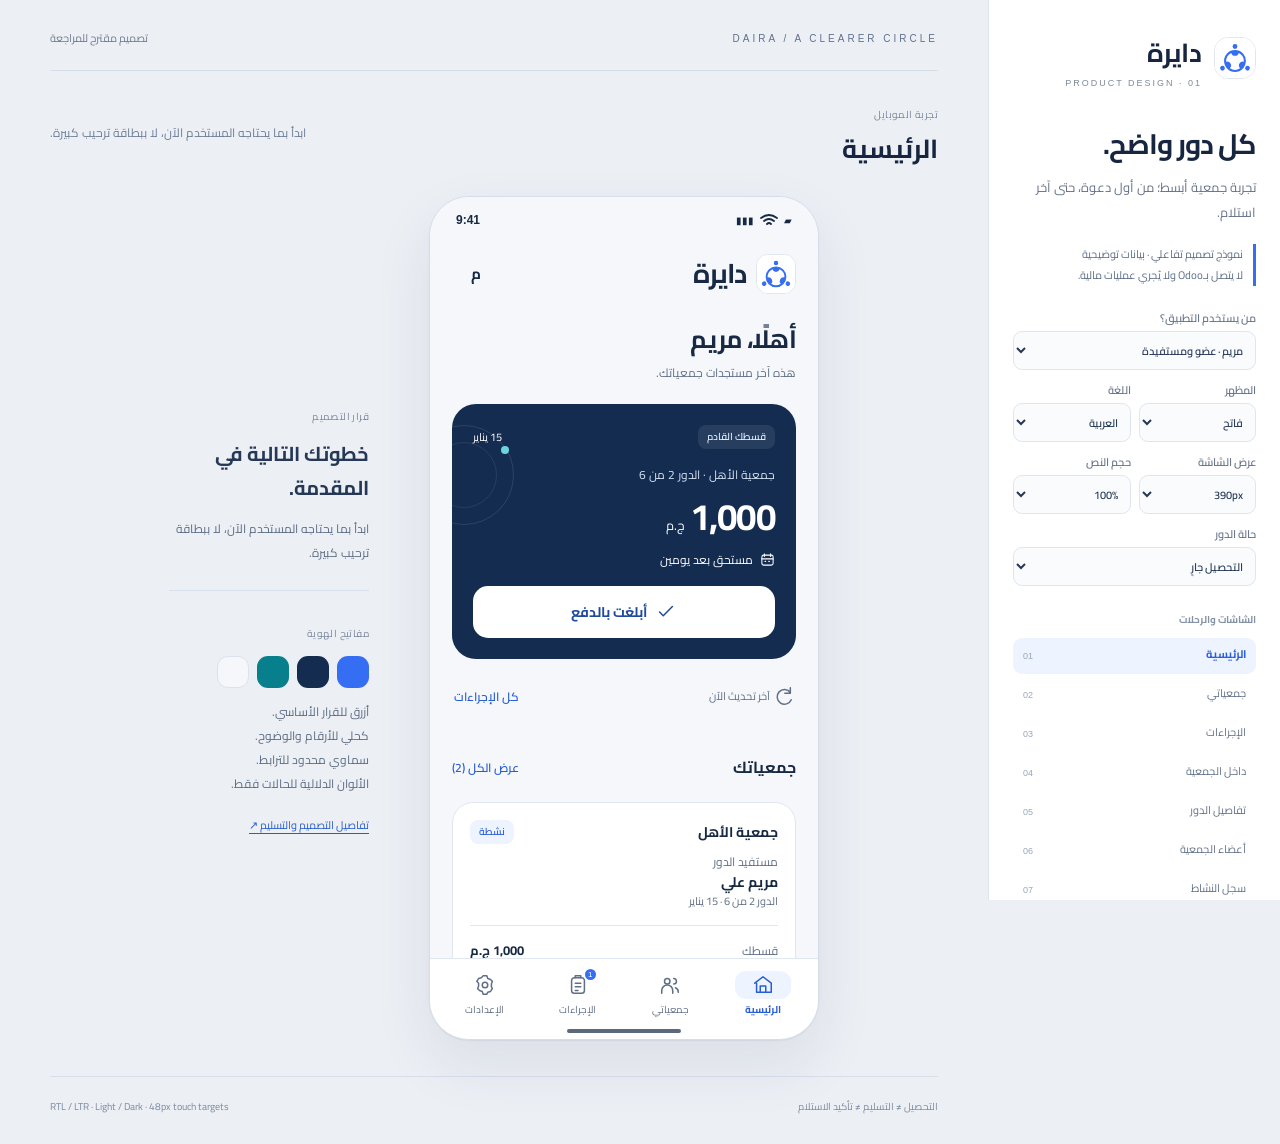
<file: design/revamp/index.html>
<!doctype html>
<html lang="ar" dir="rtl">
<head>
  <meta charset="utf-8">
  <meta name="viewport" content="width=device-width, initial-scale=1">
  <meta name="color-scheme" content="light dark">
  <title>دايرة — استوديو تجربة المنتج</title>
  <link rel="stylesheet" href="studio.css?v=4">
  <script src="prototype-ux.js?v=4" defer></script>
  <script src="create-preview.js?v=4" defer></script>
  <script src="prototype.js?v=4" defer></script>
</head>
<body>
  <div id="studio">
    <aside class="studio-panel">
      <div class="studio-brand"><img src="../brand/people-circle/daira-app-icon.svg" alt="شعار دايرة"><span>دايرة<span class="overline">PRODUCT DESIGN · 01</span></span></div>
      <h1>كل دور واضح.</h1>
      <p class="studio-intro">تجربة جمعية أبسط؛ من أول دعوة، حتى آخر استلام.</p>
      <div class="studio-notice">نموذج تصميم تفاعلي · بيانات توضيحية<br>لا يتصل بـOdoo ولا يُجري عمليات مالية.</div>
      <div class="studio-controls">
        <label>من يستخدم التطبيق؟<select id="role"><option value="member">مريم · عضو ومستفيدة</option><option value="organizer">سارة · منظّمة</option></select></label>
        <div class="control-pair"><label>المظهر<select id="appearance"><option value="light">فاتح</option><option value="dark">داكن</option></select></label><label>اللغة<select id="language"><option value="ar">العربية</option><option value="en">English</option></select></label></div>
        <div class="control-pair"><label>عرض الشاشة<select id="width"><option value="390">390px</option><option value="320">320px</option></select></label><label>حجم النص<select id="scale"><option value="1">100%</option><option value="1.5">150%</option></select></label></div>
        <label>حالة الدور<select id="roundState"><option value="collecting">التحصيل جارٍ</option><option value="ready">جاهز للتسليم</option><option value="payout">أقرّ المنظم بالتسليم</option><option value="completed">اكتمل الاستلام</option></select></label>
      </div>
      <h2 class="panel-label">الشاشات والرحلات</h2>
      <nav id="screen-list" aria-label="شاشات النموذج"></nav>
      <button class="reset-studio" id="reset">إعادة النموذج إلى البداية</button>
      <a class="studio-file" href="screen-atlas.svg" target="_blank" rel="noopener">لوحة SVG القابلة للاستيراد إلى Figma ↗</a>
    </aside>
    <main class="stage">
      <header class="stage-top"><span class="eyebrow">DAIRA / A CLEARER CIRCLE</span><span class="version">تصميم مقترح للمراجعة</span></header>
      <div class="stage-heading"><div><span class="mini-label">تجربة الموبايل</span><h2 id="screen-title">الرئيسية</h2></div><p id="screen-purpose"></p></div>
      <div class="device-zone"><div id="device" class="device"><div class="status-bar"><b>9:41</b><span class="status-icons">▮▮▮ <svg width="18" height="14" viewBox="0 0 18 14" aria-hidden="true"><path d="M1 5Q9-1 17 5M4 8Q9 4 14 8M7 11Q9 9 11 11" fill="none" stroke="currentColor" stroke-width="1.8" stroke-linecap="round"/></svg> ▰</span></div><div id="app"></div><div class="home-indicator"></div></div><aside class="design-notes"><span class="mini-label">قرار التصميم</span><h3 id="note-title"></h3><p id="note-body"></p><div class="note-rule"></div><span class="mini-label">مفاتيح الهوية</span><div class="swatches"><i style="background:#356DF3"></i><i style="background:#142C50"></i><i style="background:#087F8C"></i><i style="background:#F5F7FB;border:1px solid #dde3ed"></i></div><p>أزرق للقرار الأساسي.<br>كحلي للأرقام والوضوح.<br>سماوي محدود للترابط.<br>الألوان الدلالية للحالات فقط.</p><a href="README.md">تفاصيل التصميم والتسليم ↗</a></aside></div>
      <footer class="stage-footer"><span>التحصيل ≠ التسليم ≠ تأكيد الاستلام</span><span>RTL / LTR · Light / Dark · 48px touch targets</span></footer>
    </main>
  </div>
  <div id="board" hidden></div>
</body>
</html>
</file>
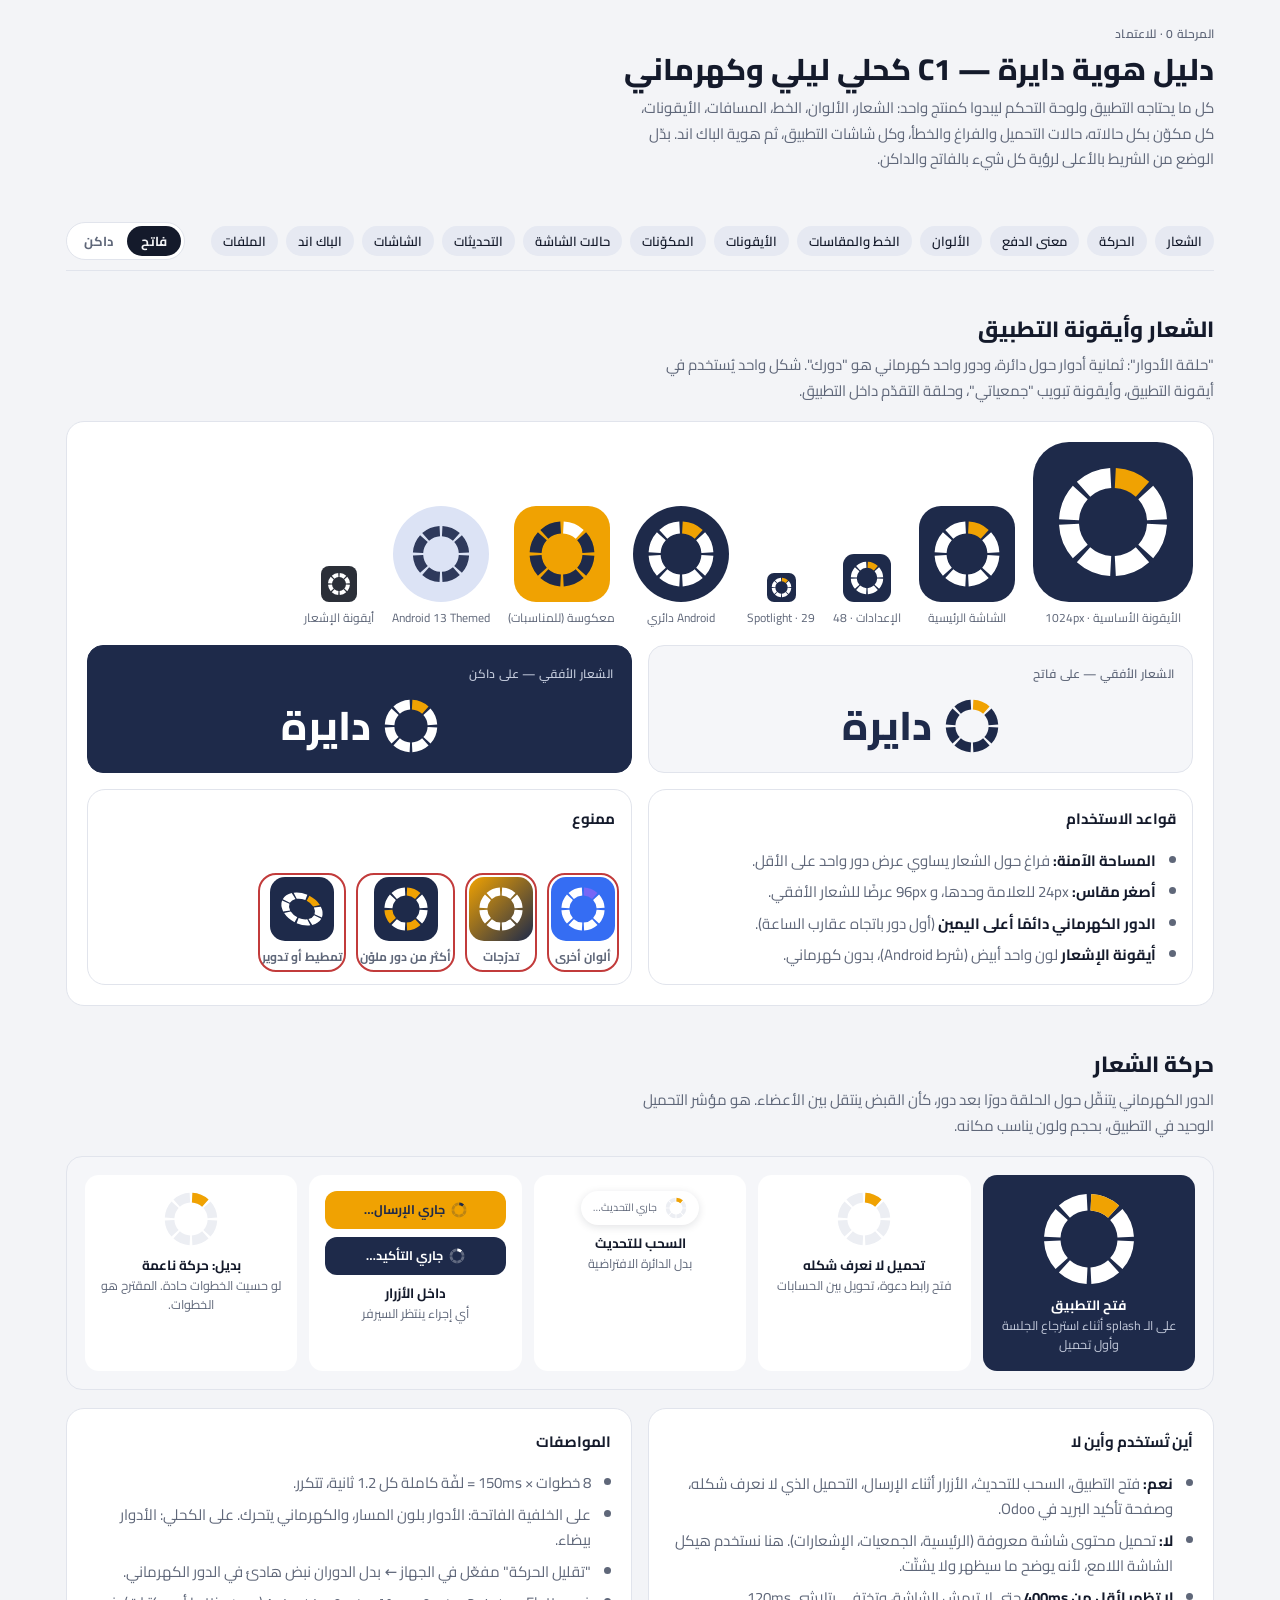
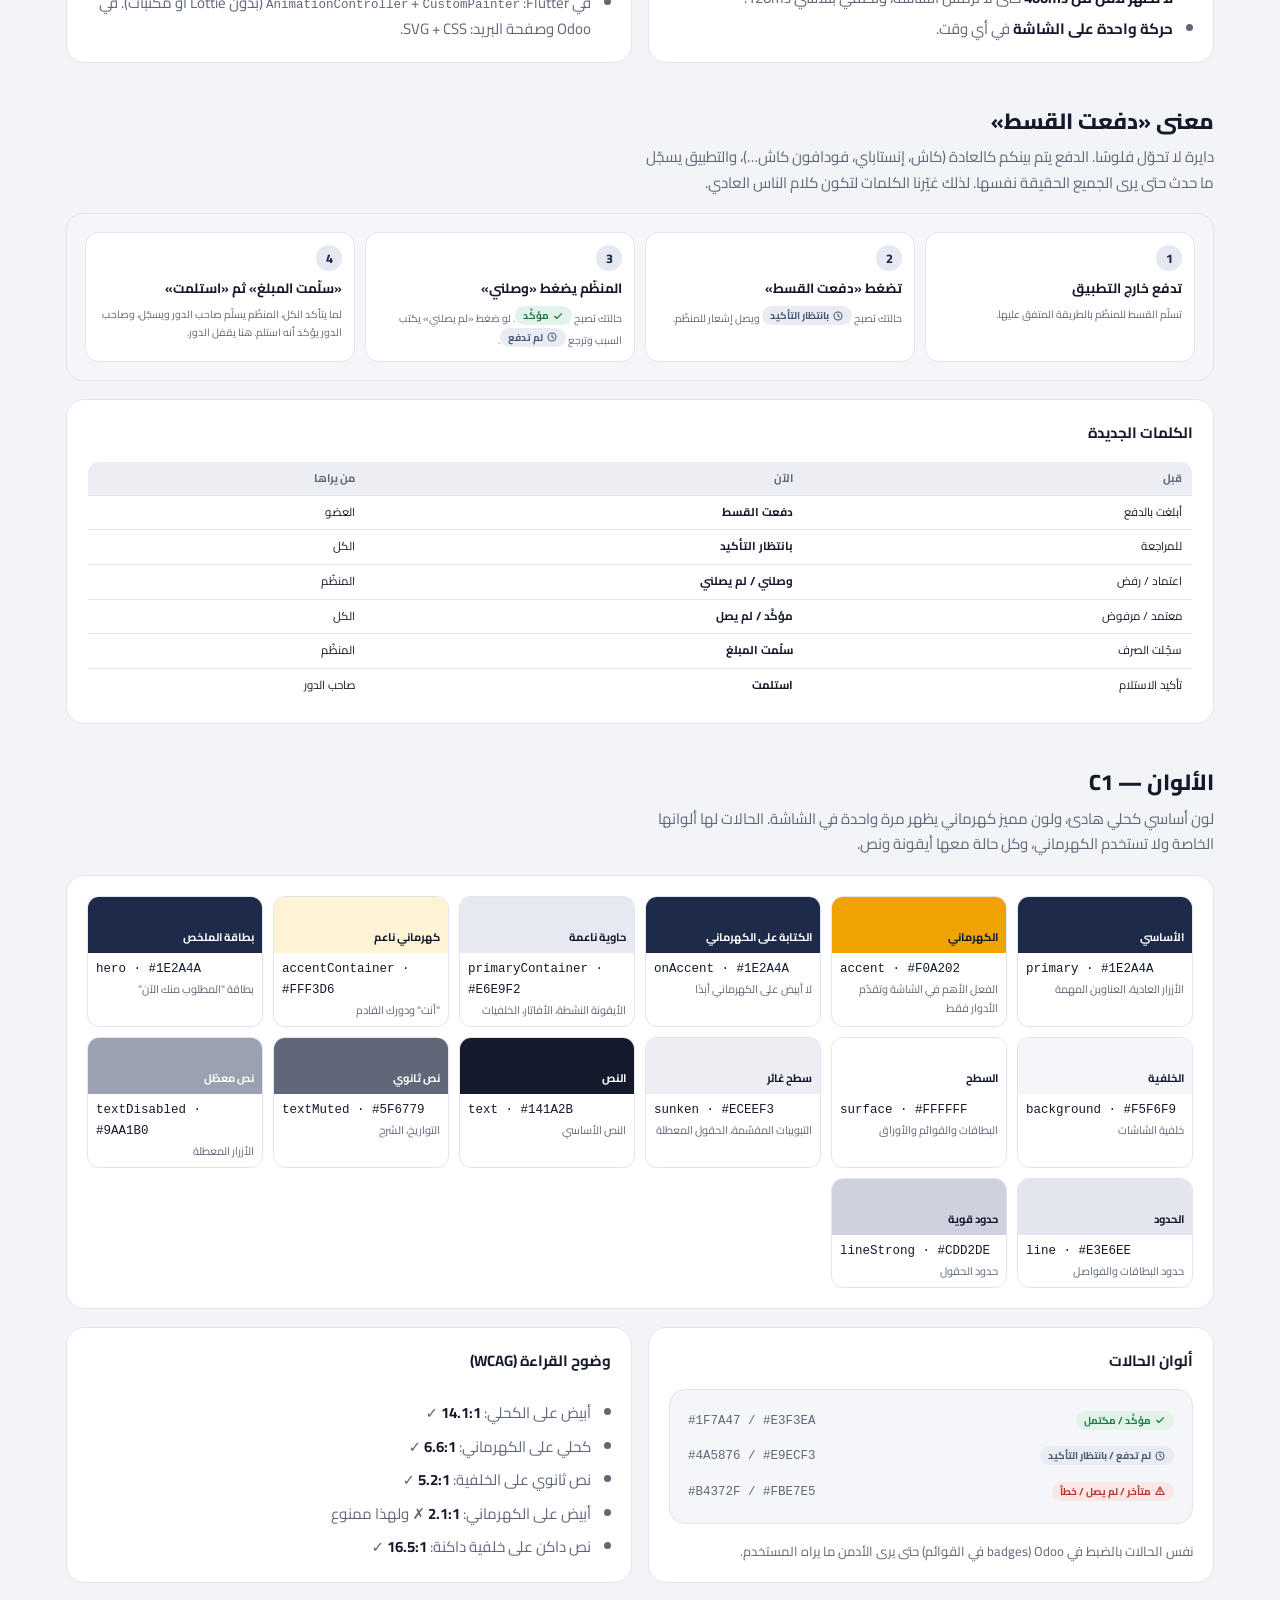
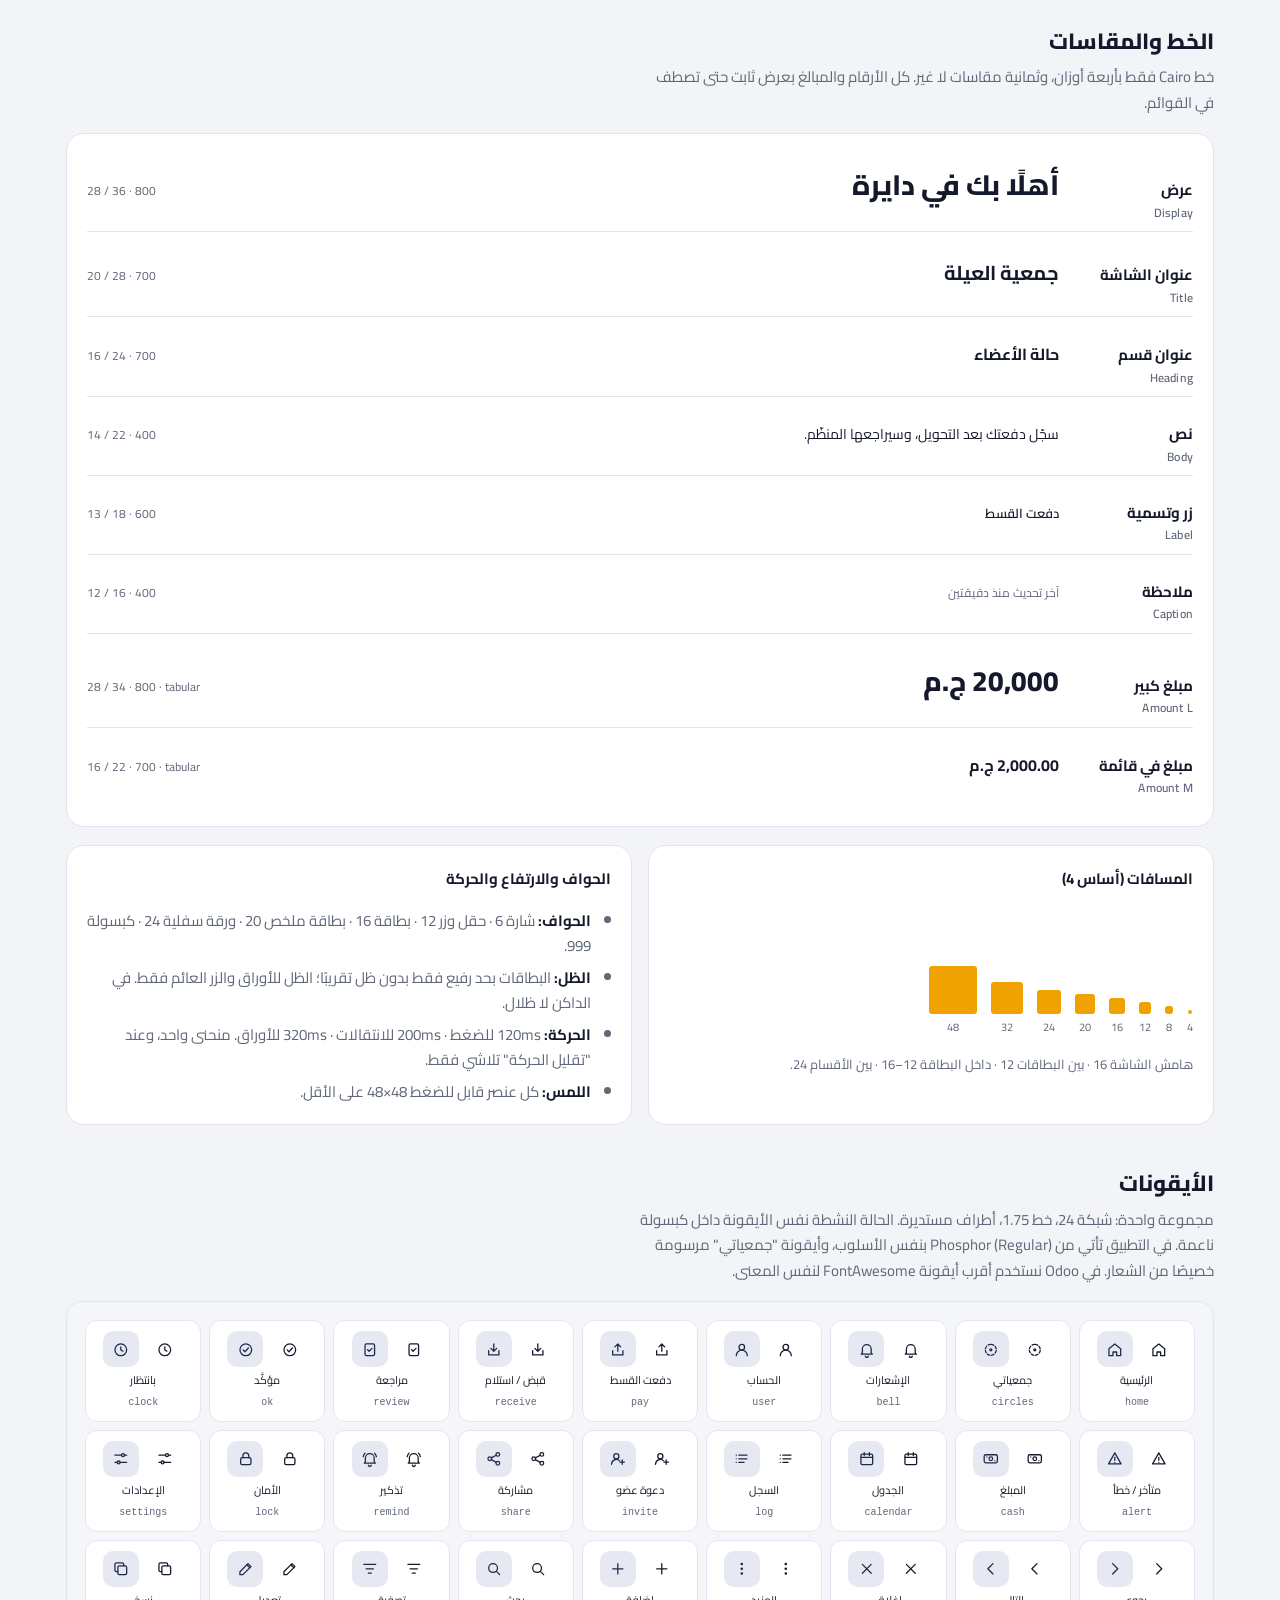
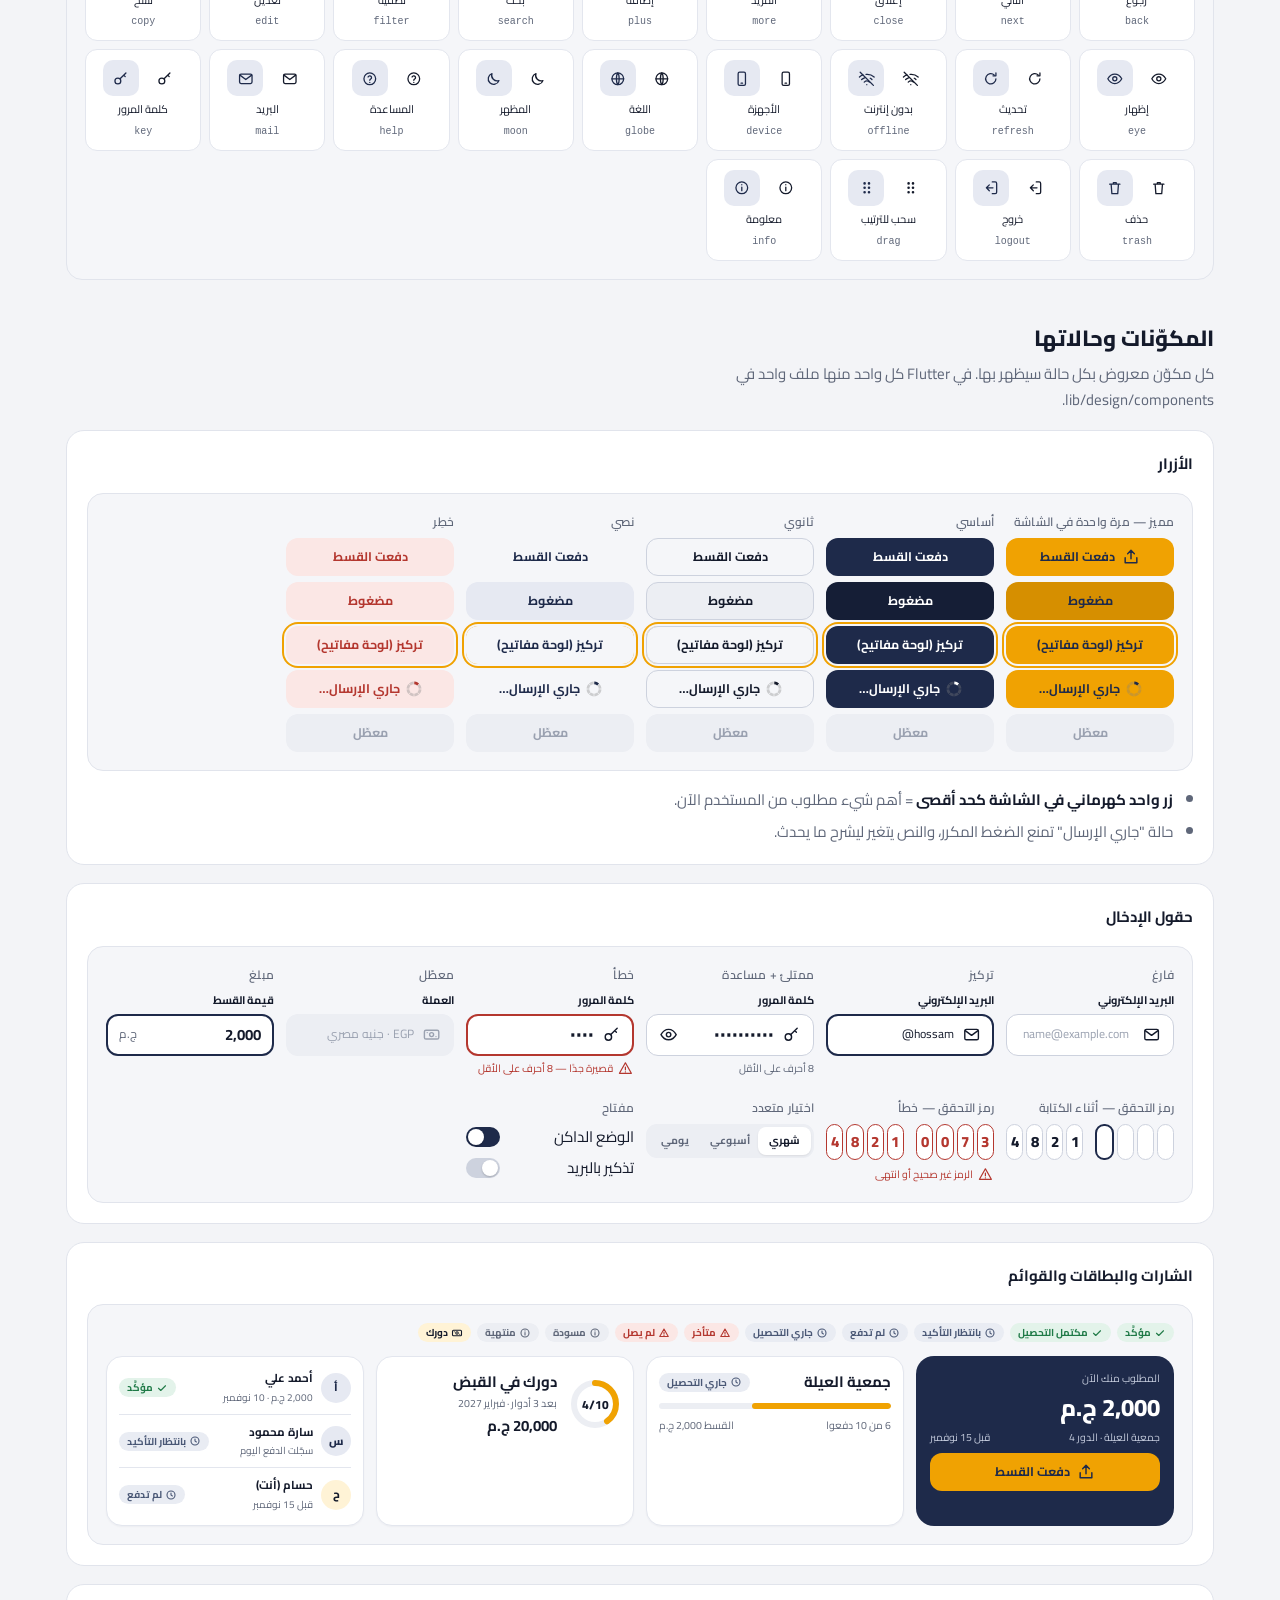
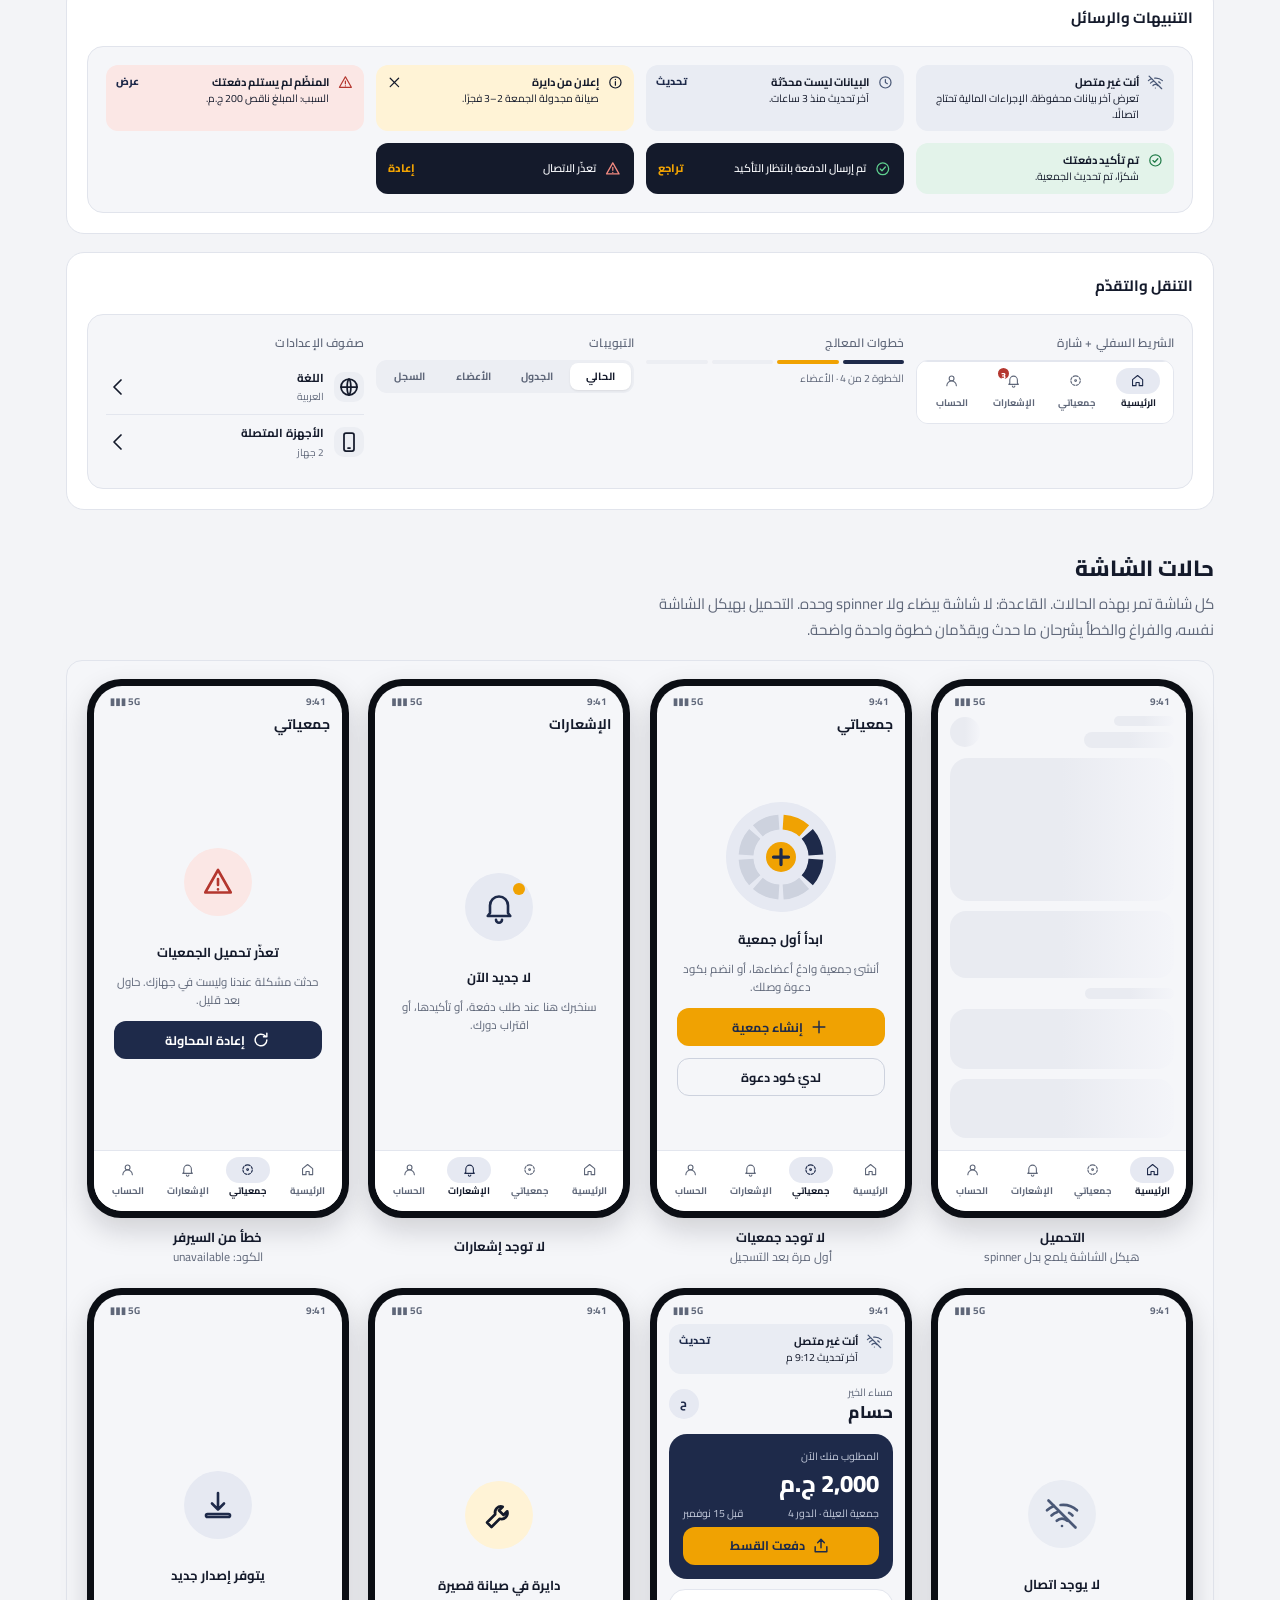
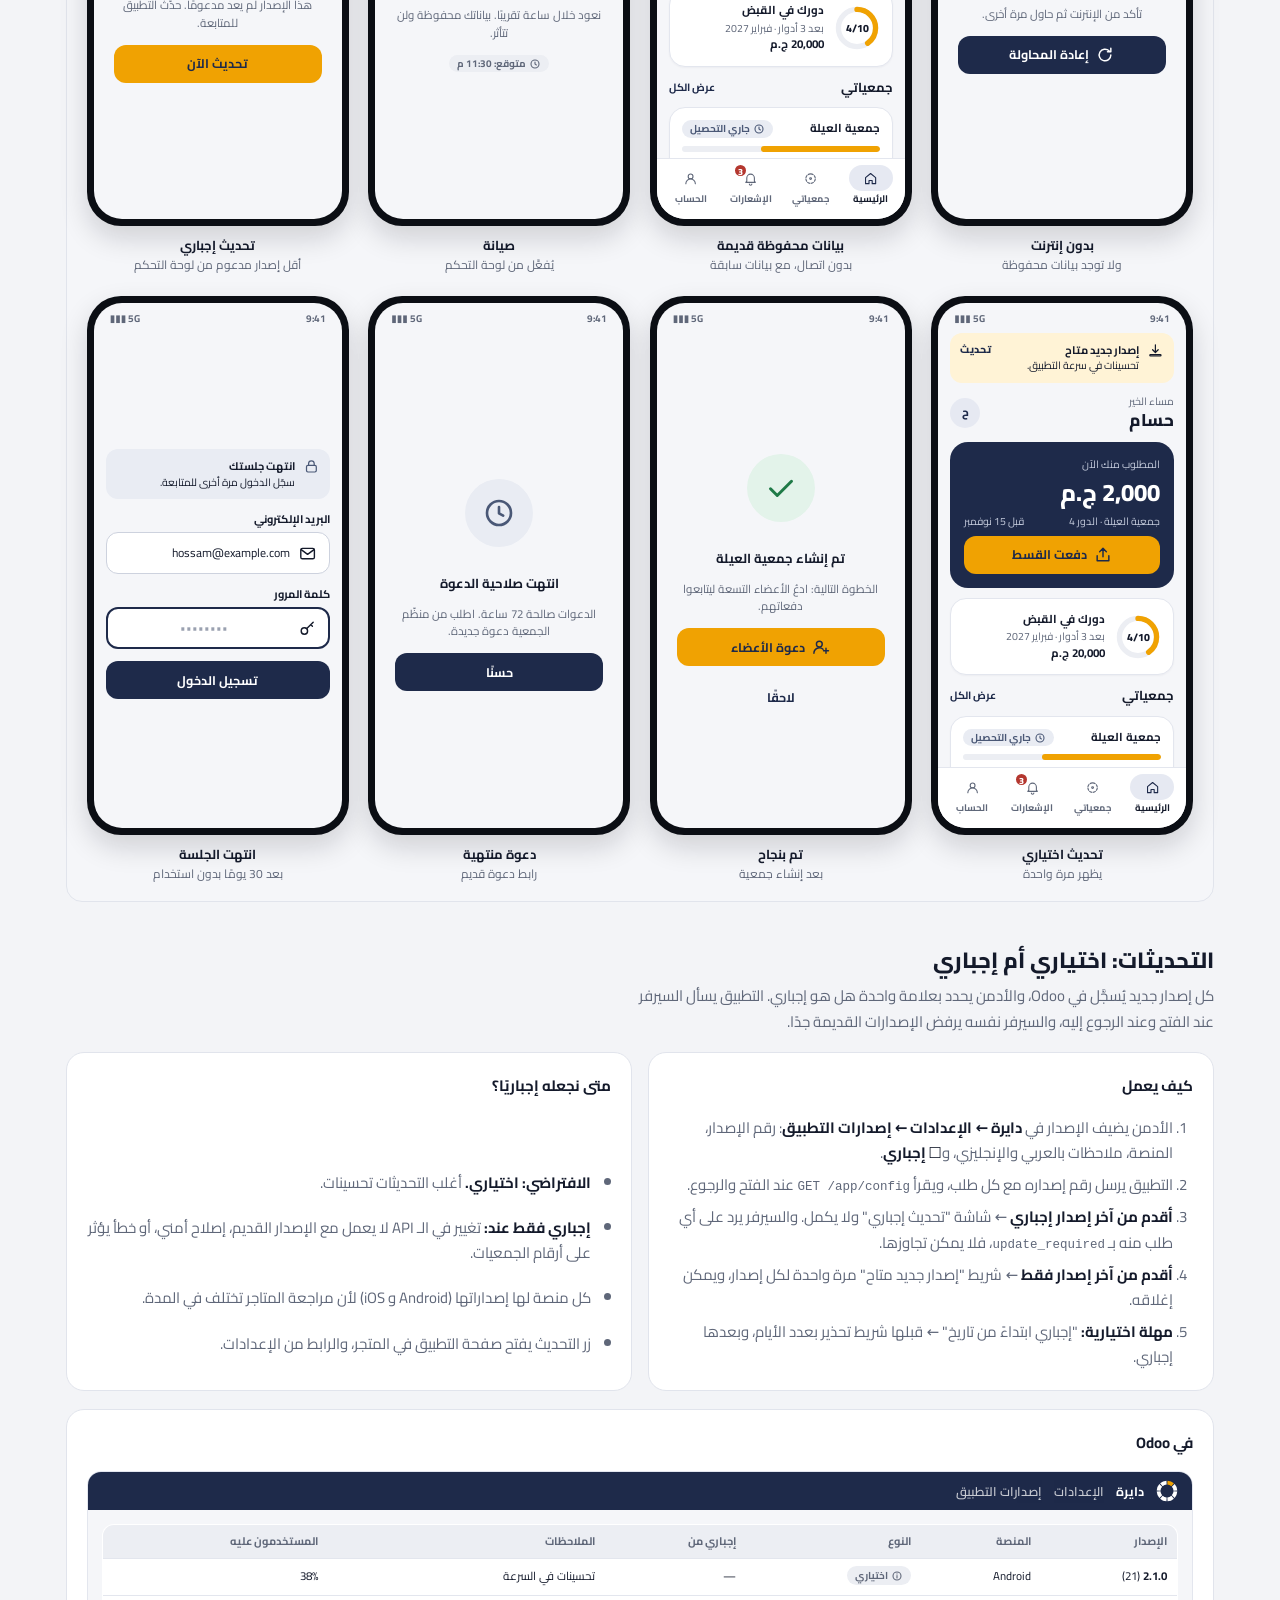
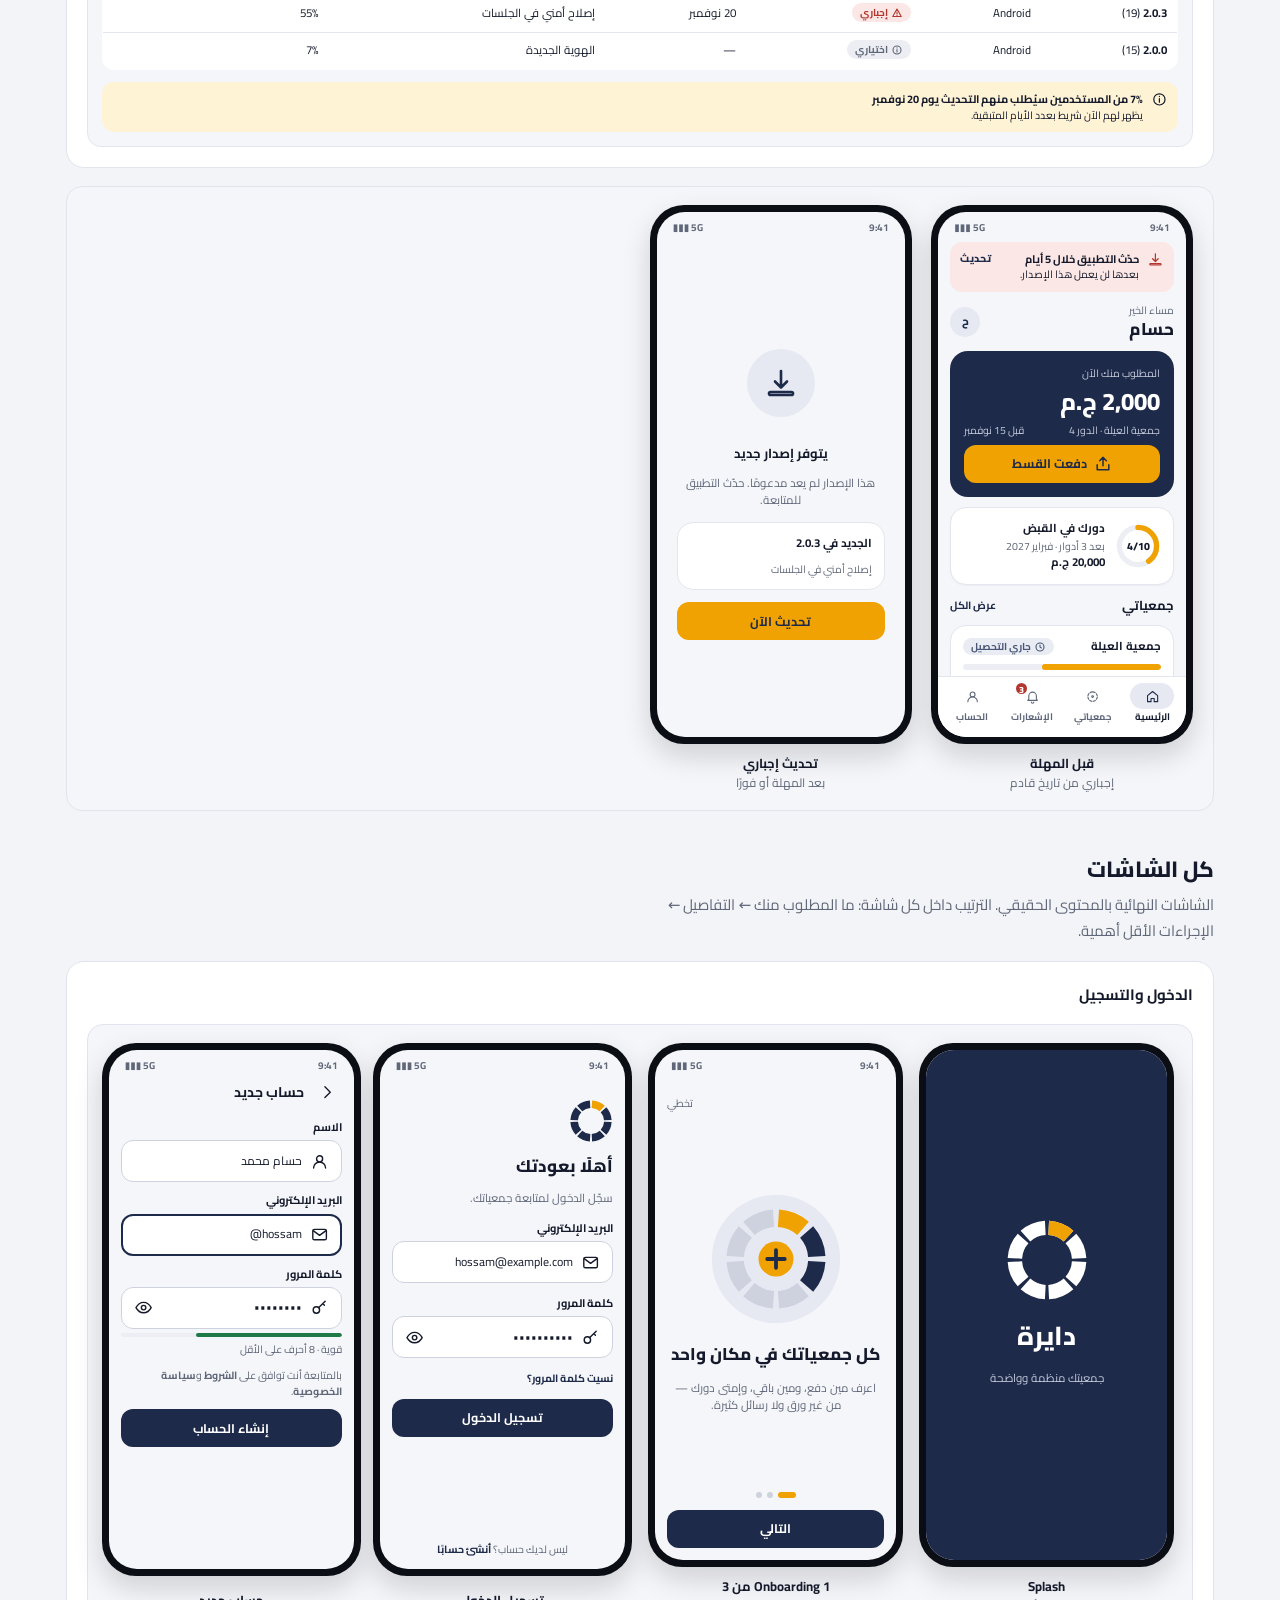
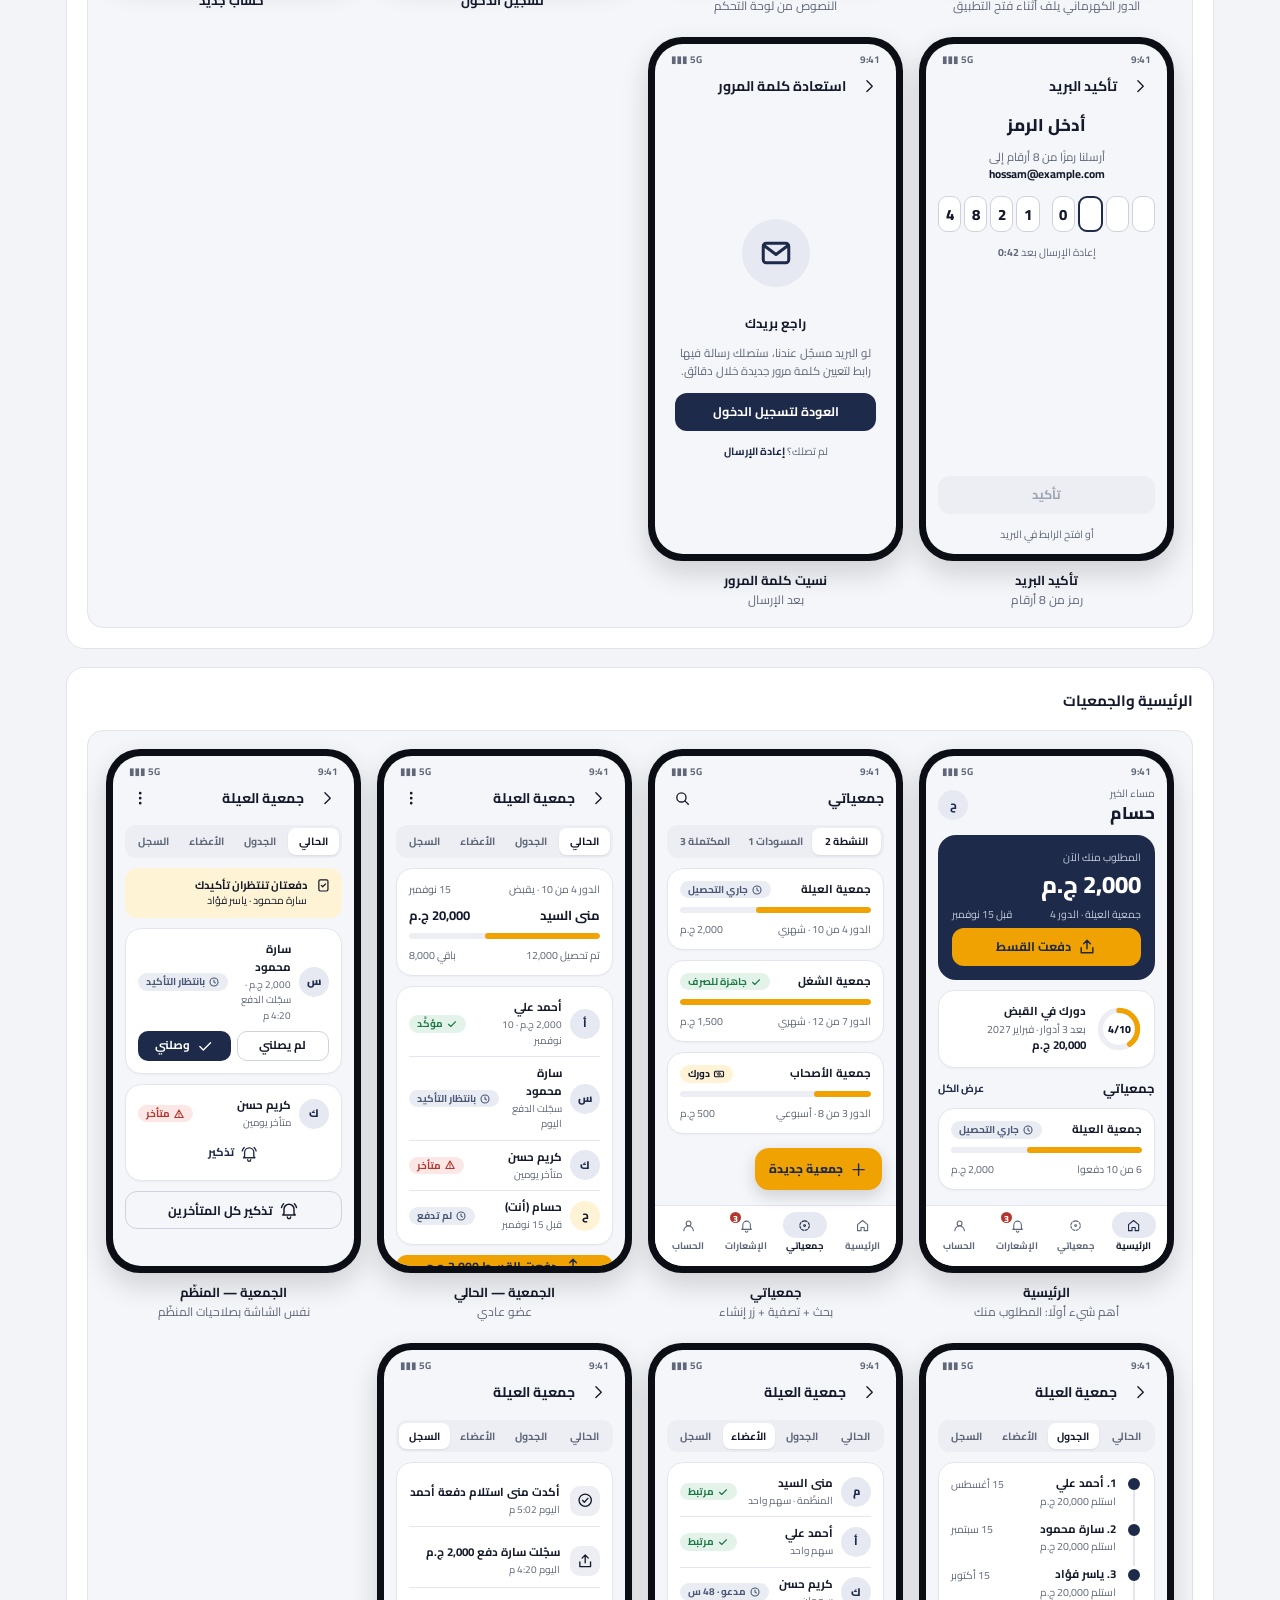
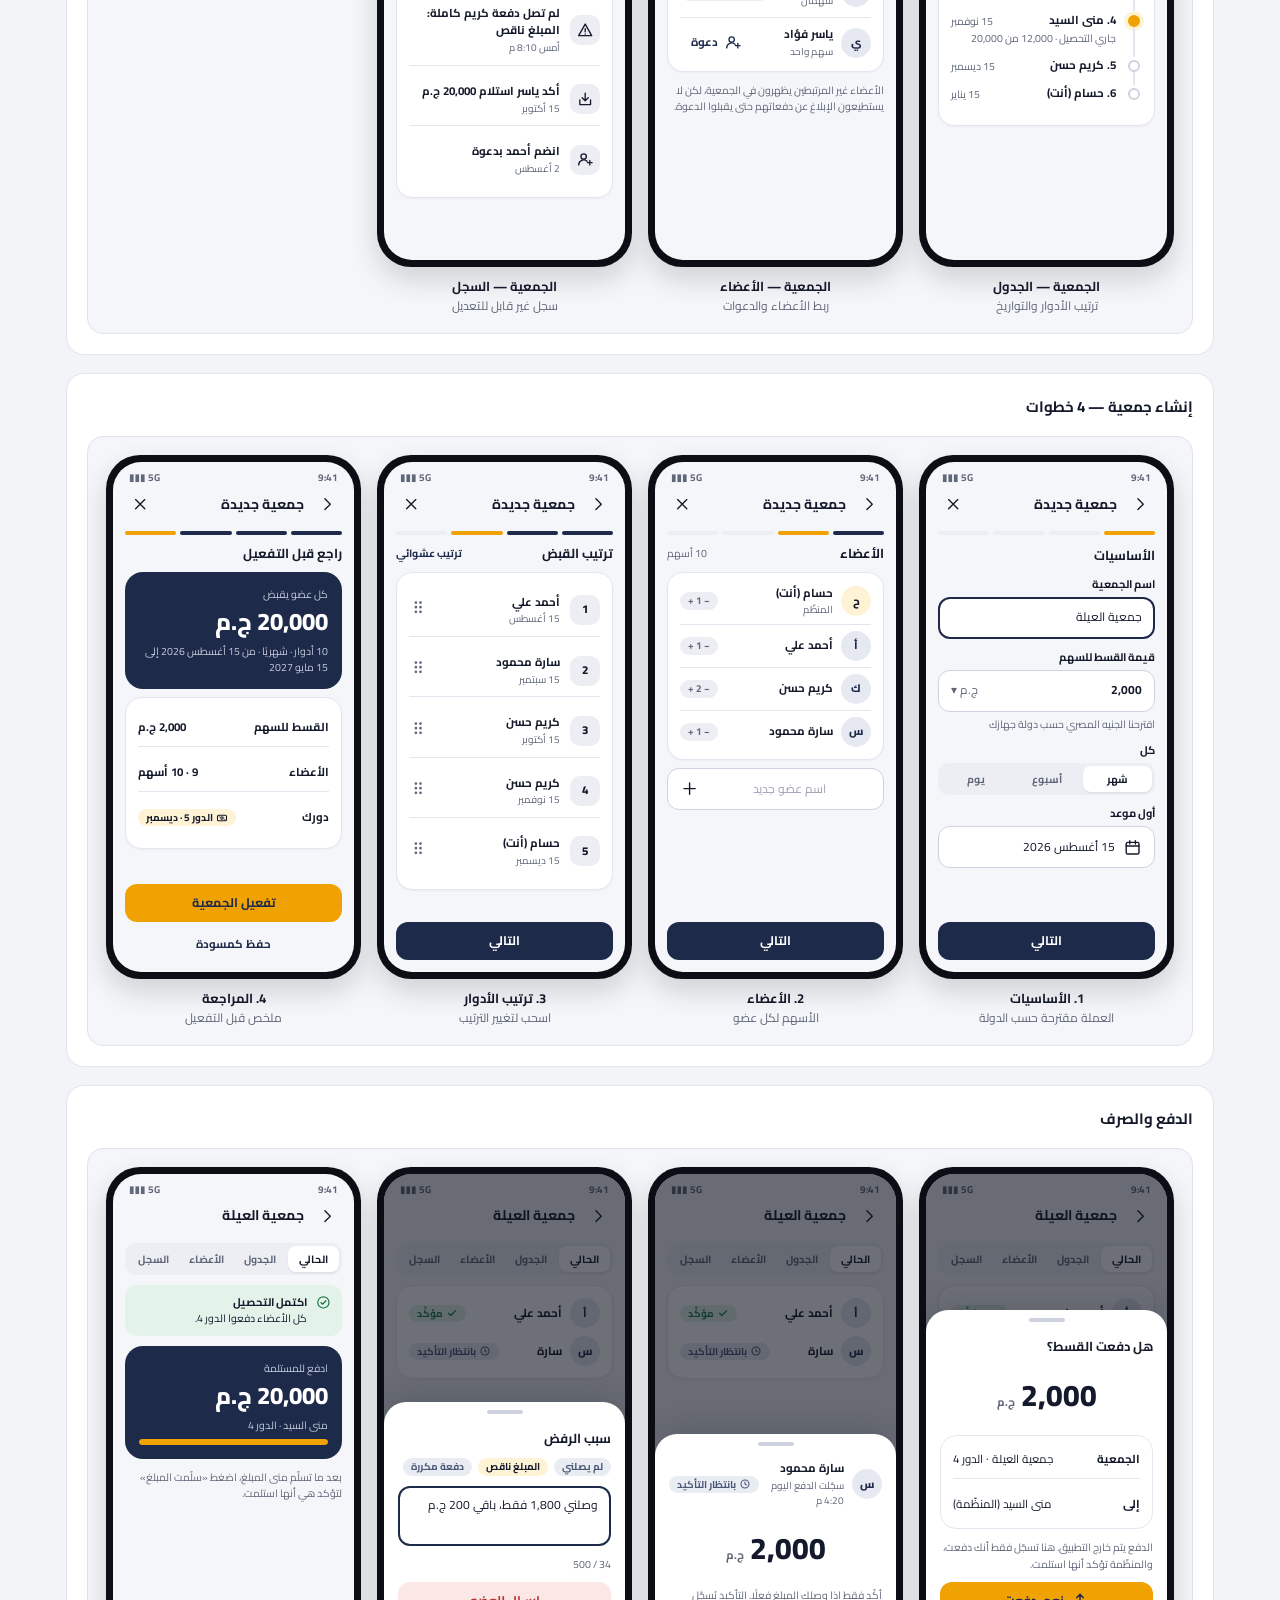
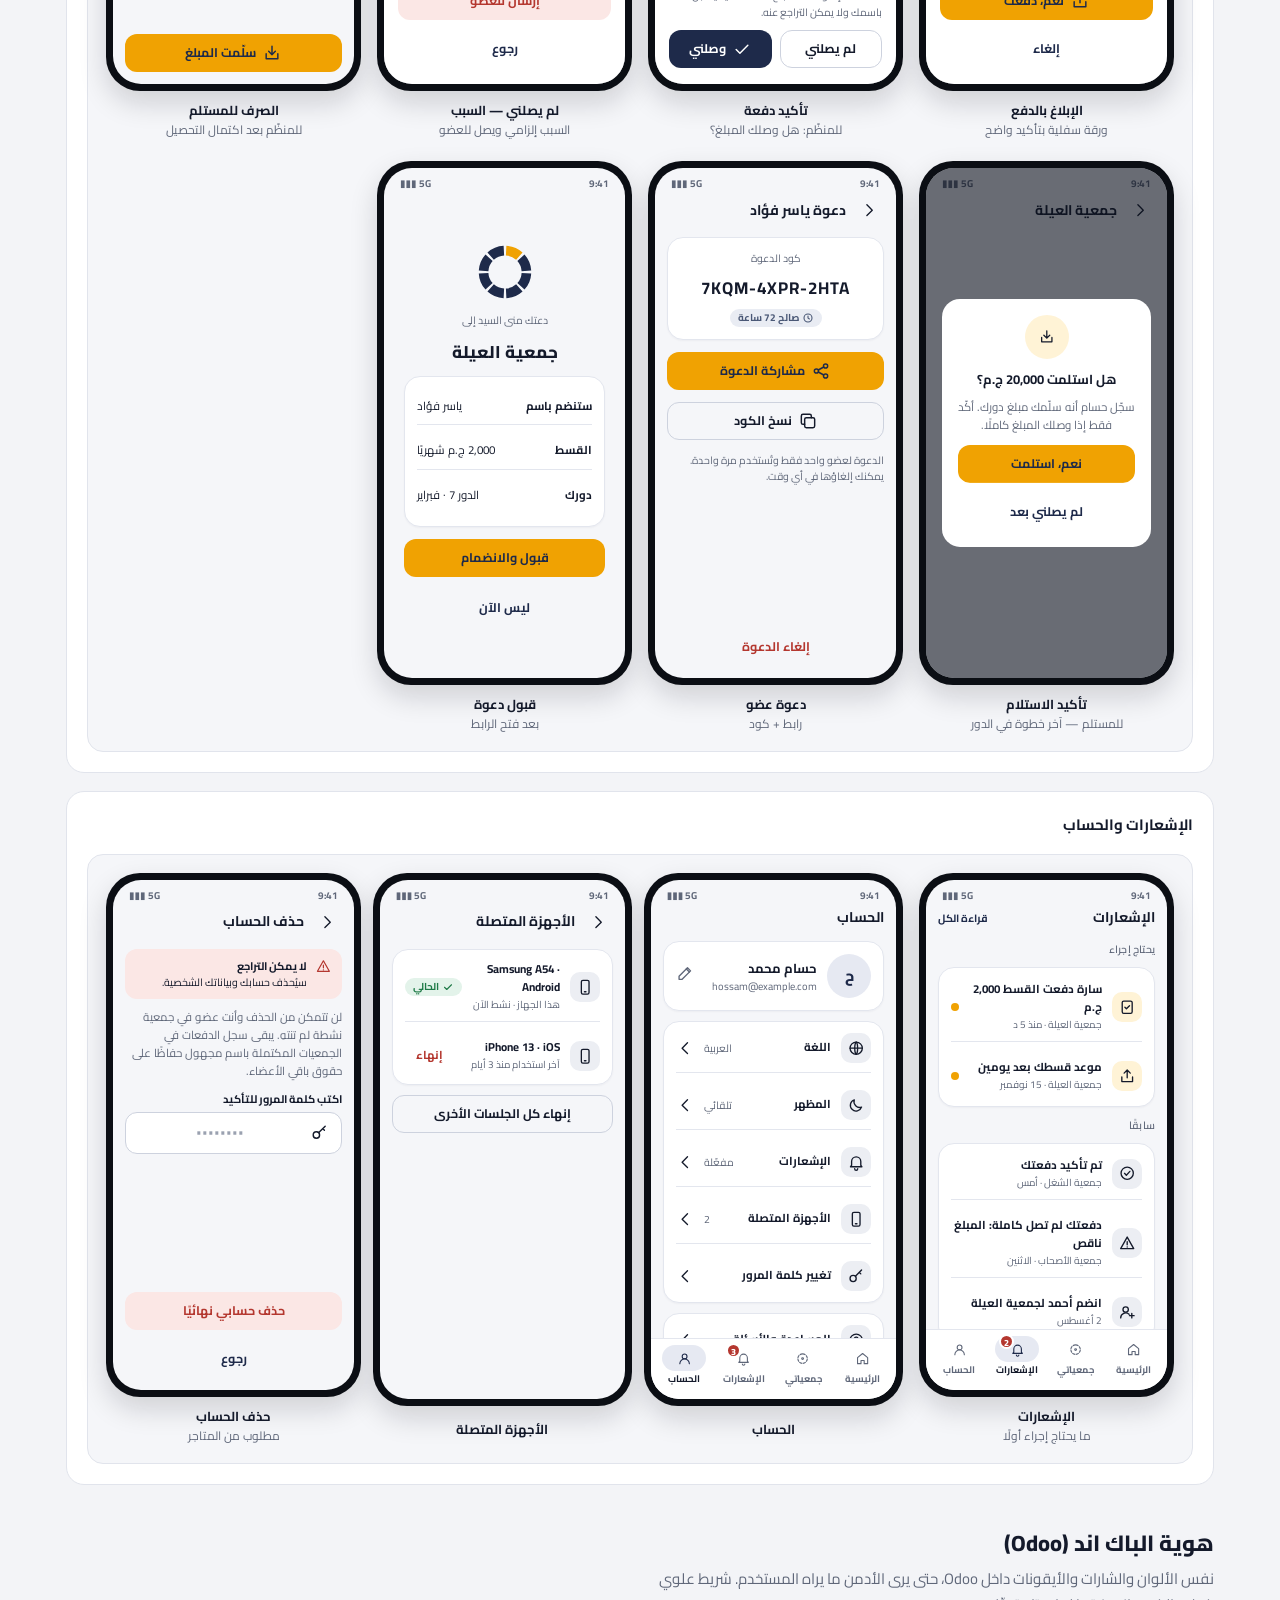
<file: design/identity-v2/guide.html>
<!doctype html><html lang="ar" dir="rtl"><head><meta charset="utf-8"><meta name="viewport" content="width=device-width,initial-scale=1"></head><body>
<title>دليل هوية دايرة</title>
<meta name="claude:viewport-fit-sides" content="cover">
<link rel="preconnect" href="https://fonts.googleapis.com">
<link rel="stylesheet" href="https://fonts.googleapis.com/css2?family=Cairo:wght@400;600;700;800&display=swap">
<style>
/* Layout: sticky section nav, then long reference page; every mockup reads the C1 tokens through --d-* variables */
:root{
  --pg-bg:#F3F4F7; --pg-panel:#FFFFFF; --pg-fg:#141A2B; --pg-muted:#5F6779; --pg-line:#E1E4EC; --pg-focus:#F0A202; --pg-chip:#E6E9F2;
  --font:'Cairo',system-ui,'Segoe UI',Tahoma,sans-serif; --mono:ui-monospace,Menlo,Consolas,monospace;
}
@media (prefers-color-scheme: dark){:root:not([data-theme="light"]){--pg-bg:#0A0E17;--pg-panel:#121826;--pg-fg:#EDF0F7;--pg-muted:#9AA4B8;--pg-line:#252E42;--pg-focus:#F5B321;--pg-chip:#1E2840;color-scheme:dark}}
:root[data-theme="dark"]{--pg-bg:#0A0E17;--pg-panel:#121826;--pg-fg:#EDF0F7;--pg-muted:#9AA4B8;--pg-line:#252E42;--pg-focus:#F5B321;--pg-chip:#1E2840;color-scheme:dark}
*{box-sizing:border-box}
body{background:var(--pg-bg);color:var(--pg-fg);font-family:var(--font);font-size:15px;line-height:1.7;margin:0}
body::before{content:"";position:fixed;inset:0 0 auto;height:env(safe-area-inset-top,0px);z-index:10;background:var(--pg-bg)}
.wrap{max-width:1180px;margin:0 auto;padding-block:24px 64px;padding-left:max(16px,env(safe-area-inset-left,0px));padding-right:max(16px,env(safe-area-inset-right,0px));display:grid;gap:40px}
header.top{display:grid;gap:6px}
h1{font-size:30px;font-weight:800;margin:0;text-wrap:balance;line-height:1.3}
h2{font-size:22px;font-weight:800;margin:0;text-wrap:balance}
h3{font-size:15px;font-weight:700;margin:0;color:var(--pg-fg)}
.lead{color:var(--pg-muted);margin:0;max-width:72ch}
.toc{position:sticky;top:env(safe-area-inset-top,0px);z-index:5;background:var(--pg-bg);padding-block:10px;display:flex;gap:8px;flex-wrap:wrap;align-items:center;border-bottom:1px solid var(--pg-line)}
.toc a{color:var(--pg-fg);text-decoration:none;font-size:13px;font-weight:600;padding:4px 12px;border-radius:999px;background:var(--pg-chip)}
.toc a:focus-visible,.seg button:focus-visible{outline:2px solid var(--pg-focus);outline-offset:2px}
.toc .sp{flex:1}
.seg{display:inline-flex;background:var(--pg-panel);border:1px solid var(--pg-line);border-radius:999px;padding:3px}
.seg button{all:unset;cursor:pointer;padding:4px 14px;border-radius:999px;font-size:13px;font-weight:700;color:var(--pg-muted)}
.seg button[aria-pressed="true"]{background:var(--pg-fg);color:var(--pg-bg)}
section.s{display:grid;gap:18px;scroll-margin-top:72px}
.s-head{display:grid;gap:4px}
.panel{background:var(--pg-panel);border:1px solid var(--pg-line);border-radius:18px;padding:20px;display:grid;gap:16px;min-width:0}
.grid2{display:grid;grid-template-columns:repeat(auto-fit,minmax(300px,1fr));gap:16px}
.rule{display:grid;gap:6px;margin:0;padding-inline-start:20px;color:var(--pg-muted)}
.rule b{color:var(--pg-fg)}
.lbl{font-size:12px;color:var(--pg-muted);font-weight:600;letter-spacing:.2px}
code,.code{font-family:var(--mono);font-size:12.5px;direction:ltr;unicode-bidi:isolate}

/* ---------- Mock device tokens ---------- */
.dz{--d-primary:#1E2A4A;--d-primaryP:#151E36;--d-onPrimary:#fff;--d-pc:#E6E9F2;--d-onPc:#1E2A4A;--d-accent:#F0A202;--d-accentP:#D68F00;--d-onAccent:#1E2A4A;--d-ac:#FFF3D6;
  --d-hero:#1E2A4A;--d-onHero:#fff;--d-onHeroM:#C3CADB;--d-bg:#F5F6F9;--d-surface:#fff;--d-sunken:#ECEEF3;--d-track:#ECEEF3;--d-text:#141A2B;--d-muted:#5F6779;--d-dis:#9AA1B0;--d-line:#E3E6EE;--d-lineS:#CDD2DE;--d-focus:#F0A202;--d-scrim:rgba(12,17,29,.6);--d-sk:#E9EBF1;--d-skH:#F4F5F9;
  --d-ok:#1F7A47;--d-okc:#E3F3EA;--d-wait:#4A5876;--d-waitc:#E9ECF3;--d-bad:#B4372F;--d-badc:#FBE7E5;--d-nav-on:#1E2A4A;--d-shadow:0 1px 2px rgba(20,26,43,.04)}
.dz.dark{--d-primary:#C9D3EC;--d-primaryP:#AEBBDD;--d-onPrimary:#0C111D;--d-pc:#1E2840;--d-onPc:#C9D3EC;--d-accent:#F5B321;--d-accentP:#E0A010;--d-onAccent:#16141A;--d-ac:#3A2F12;
  --d-hero:#1C2742;--d-onHero:#fff;--d-onHeroM:#AEB8D0;--d-bg:#0C111D;--d-surface:#151C2C;--d-sunken:#10172A;--d-track:#222B3F;--d-text:#EDF0F7;--d-muted:#9AA4B8;--d-dis:#5E6880;--d-line:#273047;--d-lineS:#34405C;--d-focus:#F5B321;--d-scrim:rgba(0,0,0,.7);--d-sk:#1D2537;--d-skH:#263049;
  --d-ok:#5FD08F;--d-okc:#16302A;--d-wait:#AEB8D0;--d-waitc:#232B3D;--d-bad:#F38A80;--d-badc:#3A1F22;--d-nav-on:#F5B321;--d-shadow:none}

.dz svg.i{width:1.6em;height:1.6em;fill:none;stroke:currentColor;stroke-width:1.75;stroke-linecap:round;stroke-linejoin:round;flex:none}
.board{background:var(--d-bg);color:var(--d-text);border-radius:16px;padding:18px;display:grid;gap:14px;border:1px solid var(--pg-line)}

/* phones */
.phones{display:grid;grid-template-columns:repeat(auto-fill,minmax(250px,1fr));gap:22px 16px;justify-items:center}
.ph{display:grid;gap:8px;justify-items:center;width:100%;max-width:262px}
.ph figcaption{font-size:13px;font-weight:700;text-align:center}
.ph figcaption small{display:block;font-weight:400;color:var(--pg-muted);font-size:12px;line-height:1.5}
figure{margin:0}
.dev{width:100%;max-width:262px;aspect-ratio:9/18.5;border-radius:34px;padding:7px;background:#0B0E14;box-shadow:0 12px 28px rgba(10,14,25,.16)}
.scr{position:relative;height:100%;border-radius:28px;overflow:hidden;background:var(--d-bg);color:var(--d-text);display:flex;flex-direction:column;font-size:11.5px;line-height:1.55}
.sb{display:flex;justify-content:space-between;padding:8px 16px 2px;font-size:10px;font-weight:700;color:var(--d-muted);flex:none}
.body{flex:1;overflow:hidden;padding:4px 12px 12px;display:flex;flex-direction:column;gap:10px;min-height:0}
.body.center{justify-content:center;align-items:center;text-align:center;gap:12px;padding:20px}
.ab{display:flex;align-items:center;gap:8px;padding:2px 12px 8px;flex:none}
.ab h4{margin:0;font-size:14px;font-weight:700;flex:1}
.ab .ib{width:30px;height:30px;border-radius:10px;display:grid;place-items:center;color:var(--d-text)}
.t-title{font-size:17px;font-weight:800;line-height:1.35;margin:0}
.t-head{font-size:13px;font-weight:700;margin:0}
.t-cap{font-size:10.5px;color:var(--d-muted)}
.t-muted{color:var(--d-muted)}
.num{font-variant-numeric:tabular-nums}
.row{display:flex;align-items:center;justify-content:space-between;gap:8px}
.col{display:flex;flex-direction:column;gap:6px}
.sp1{flex:1}

/* components */
.btn{display:flex;align-items:center;justify-content:center;gap:6px;height:38px;border-radius:12px;font-weight:700;font-size:12.5px;padding:0 14px;border:1px solid transparent;white-space:nowrap}
.btn.sm{height:30px;font-size:11.5px;border-radius:10px;padding:0 10px}
.btn.accent{background:var(--d-accent);color:var(--d-onAccent)}
.btn.primary{background:var(--d-primary);color:var(--d-onPrimary)}
.btn.outline{background:transparent;color:var(--d-text);border-color:var(--d-lineS)}
.btn.ghost{background:transparent;color:var(--d-primary)}
.dz.dark .btn.ghost{color:var(--d-accent)}
.btn.danger{background:var(--d-badc);color:var(--d-bad)}
.btn.pressed.accent{background:var(--d-accentP)}.btn.pressed.primary{background:var(--d-primaryP)}.btn.pressed.outline{background:var(--d-sunken)}.btn.pressed.ghost{background:var(--d-pc)}
.btn.disabled{background:var(--d-sunken)!important;color:var(--d-dis)!important;border-color:transparent!important}
.btn.focus{box-shadow:0 0 0 2px var(--d-bg),0 0 0 4px var(--d-focus)}
.spin{width:14px;height:14px;border-radius:50%;border:2px solid currentColor;border-top-color:transparent;animation:rot .8s linear infinite}
@keyframes rot{to{transform:rotate(360deg)}}
.fld{display:grid;gap:4px}
.fld label{font-size:11px;font-weight:700}
.inp{height:42px;border-radius:12px;background:var(--d-surface);border:1px solid var(--d-lineS);display:flex;align-items:center;gap:8px;padding:0 12px;color:var(--d-text);font-size:12px}
.inp .ph{color:var(--d-dis)}
.inp.focus{border:2px solid var(--d-primary);padding:0 11px}
.dz.dark .inp.focus{border-color:var(--d-accent)}
.inp.err{border:2px solid var(--d-bad);padding:0 11px}
.inp.dis{background:var(--d-sunken);color:var(--d-dis);border-color:transparent}
.help{font-size:10.5px;color:var(--d-muted)}
.help.err{color:var(--d-bad);display:flex;gap:4px;align-items:center}
.code8{display:flex;gap:3px;direction:ltr;justify-content:center;width:100%}
.code8 span{flex:1;max-width:26px;min-width:0;height:36px;border-radius:9px;border:1px solid var(--d-lineS);background:var(--d-surface);display:grid;place-items:center;font-weight:800;font-size:15px}
.code8 span.on{border:2px solid var(--d-primary)}
.dz.dark .code8 span.on{border-color:var(--d-accent)}
.code8 span.e{border-color:var(--d-bad);color:var(--d-bad)}
.code8 i{width:6px}
.amt{display:flex;align-items:baseline;gap:6px;justify-content:center;padding:6px 0}
.amt b{font-size:30px;font-weight:800;font-variant-numeric:tabular-nums}
.amt span{color:var(--d-muted);font-weight:700}
.chip{display:inline-flex;align-items:center;gap:3px;border-radius:999px;padding:1px 8px;font-size:10px;font-weight:700;white-space:nowrap}
.chip svg.i{width:12px;height:12px;stroke-width:2.2}
.chip.ok{background:var(--d-okc);color:var(--d-ok)}.chip.wait{background:var(--d-waitc);color:var(--d-wait)}.chip.bad{background:var(--d-badc);color:var(--d-bad)}.chip.neu{background:var(--d-sunken);color:var(--d-muted)}.chip.acc{background:var(--d-ac);color:var(--d-text)}
.card{background:var(--d-surface);border:1px solid var(--d-line);border-radius:16px;padding:12px;display:flex;flex-direction:column;gap:8px;box-shadow:var(--d-shadow)}
.card.flat{box-shadow:none}
.hero{background:var(--d-hero);color:var(--d-onHero);border-radius:18px;padding:14px;display:flex;flex-direction:column;gap:6px}
.hero .m{color:var(--d-onHeroM);font-size:10.5px}
.hero .big{font-size:24px;font-weight:800;font-variant-numeric:tabular-nums;line-height:1.2}
.bar{height:6px;border-radius:9px;background:var(--d-track);overflow:hidden}
.bar i{display:block;height:100%;background:var(--d-accent);border-radius:9px}
.hero .bar{background:rgba(255,255,255,.18)}
.av{width:30px;height:30px;border-radius:50%;background:var(--d-pc);color:var(--d-onPc);display:grid;place-items:center;font-weight:800;font-size:11px;flex:none}
.av.me{background:var(--d-ac);color:var(--d-text)}
.mem{display:flex;align-items:center;gap:8px}
.mem .mid{flex:1;min-width:0}
.mem .mid b{display:block;font-size:11.5px}
.mem .mid small{display:block;color:var(--d-muted);font-size:10px}
.div{height:1px;background:var(--d-line)}
.tabs{display:flex;background:var(--d-sunken);border-radius:11px;padding:3px;gap:2px;font-size:10.5px;font-weight:700;flex:none}
.tabs span{flex:1;text-align:center;padding:5px 0;border-radius:8px;color:var(--d-muted)}
.tabs span.on{background:var(--d-surface);color:var(--d-text);box-shadow:0 1px 2px rgba(0,0,0,.08)}
.nav{display:flex;justify-content:space-around;background:var(--d-surface);border-top:1px solid var(--d-line);padding:6px 4px 12px;flex:none}
.nav div{display:grid;justify-items:center;gap:1px;font-size:9.5px;font-weight:700;color:var(--d-muted)}
.nav div span.pill{width:44px;height:26px;border-radius:999px;display:grid;place-items:center;position:relative}
.nav div.on{color:var(--d-text)}
.nav div.on span.pill{background:var(--d-pc);color:var(--d-nav-on)}
.badge{position:absolute;top:-2px;inset-inline-end:4px;min-width:15px;height:15px;border-radius:999px;background:var(--d-bad);color:#fff;font-size:9px;font-weight:800;display:grid;place-items:center;padding:0 3px;border:2px solid var(--d-surface)}
.banner{display:flex;gap:8px;align-items:flex-start;border-radius:12px;padding:9px 10px;font-size:10.5px;line-height:1.5}
.banner b{display:block;font-size:11px}
.banner.info{background:var(--d-waitc);color:var(--d-text)}
.banner.ok{background:var(--d-okc);color:var(--d-text)}
.banner.bad{background:var(--d-badc);color:var(--d-text)}
.banner.acc{background:var(--d-ac);color:var(--d-text)}
.banner .i{color:var(--d-wait)}.banner.ok .i{color:var(--d-ok)}.banner.bad .i{color:var(--d-bad)}.banner.acc .i{color:var(--d-text)}
.banner .act{font-weight:800;white-space:nowrap;color:var(--d-primary)}
.dz.dark .banner .act{color:var(--d-accent)}
.snack{display:flex;gap:8px;align-items:center;background:var(--d-text);color:var(--d-bg);border-radius:12px;padding:10px 12px;font-size:11px;font-weight:600}
.snack .i{color:#5FD08F}.snack.err .i{color:#F38A80}
.snack .act{margin-inline-start:auto;color:var(--d-accent);font-weight:800}
.sheet{position:absolute;inset:auto 0 0 0;background:var(--d-surface);border-radius:22px 22px 0 0;padding:8px 14px 16px;display:flex;flex-direction:column;gap:10px;box-shadow:0 -8px 24px rgba(20,26,43,.12)}
.sheet .grab{width:36px;height:4px;border-radius:9px;background:var(--d-lineS);margin:0 auto 4px}
.scrim{position:absolute;inset:0;background:var(--d-scrim)}
.dlg{position:absolute;inset:auto 16px 50% 16px;transform:translateY(50%);background:var(--d-surface);border-radius:18px;padding:16px;display:flex;flex-direction:column;gap:10px}
.sk{background:linear-gradient(90deg,var(--d-sk) 25%,var(--d-skH) 50%,var(--d-sk) 75%);background-size:200% 100%;border-radius:8px;animation:shim 1.2s ease-in-out infinite}
@keyframes shim{0%{background-position:100% 0}100%{background-position:-100% 0}}
.illo{width:120px;height:96px}
.steps{display:flex;gap:4px;flex:none}
.steps i{flex:1;height:4px;border-radius:9px;background:var(--d-track)}
.steps i.on{background:var(--d-accent)}
.steps i.done{background:var(--d-primary)}
.dz.dark .steps i.done{background:var(--d-primary)}
.sw{position:relative;width:34px;height:20px;border-radius:999px;background:var(--d-lineS);flex:none}
.sw::after{content:"";position:absolute;top:2px;inset-inline-start:2px;width:16px;height:16px;border-radius:50%;background:#fff;box-shadow:0 1px 2px rgba(0,0,0,.2)}
.sw.on{background:var(--d-primary)}.sw.on::after{inset-inline-start:16px}
.dz.dark .sw.on{background:var(--d-accent)}.dz.dark .sw.on::after{background:var(--d-onAccent)}
.list .li{display:flex;align-items:center;gap:10px;padding:9px 0;border-bottom:1px solid var(--d-line)}
.list .li:last-child{border-bottom:0}
.list .li .ic{width:30px;height:30px;border-radius:10px;background:var(--d-sunken);display:grid;place-items:center;color:var(--d-text);flex:none}
.list .li .mid{flex:1;min-width:0}
.list .li .mid b{display:block;font-size:11.5px}
.list .li .mid small{display:block;color:var(--d-muted);font-size:10px}
.tl{display:flex;flex-direction:column}
.tl .r{display:flex;gap:10px;align-items:stretch}
.tl .r .dot{display:flex;flex-direction:column;align-items:center;width:16px;flex:none}
.tl .r .dot i{width:12px;height:12px;border-radius:50%;border:2px solid var(--d-lineS);background:var(--d-surface);margin-top:3px}
.tl .r .dot i.done{background:var(--d-primary);border-color:var(--d-primary)}
.tl .r .dot i.cur{background:var(--d-accent);border-color:var(--d-accent);box-shadow:0 0 0 4px var(--d-ac)}
.tl .r .dot u{flex:1;width:2px;background:var(--d-line);text-decoration:none}
.tl .r .c{flex:1;padding-bottom:10px;min-width:0}
.fab{position:absolute;inset-inline-start:14px;bottom:76px;height:42px;border-radius:14px;background:var(--d-accent);color:var(--d-onAccent);display:flex;align-items:center;gap:6px;padding:0 14px;font-weight:800;font-size:12px;box-shadow:0 6px 16px rgba(20,26,43,.18)}
.dots{display:flex;gap:5px;justify-content:center}
.dots i{width:6px;height:6px;border-radius:9px;background:var(--d-lineS)}
.dots i.on{width:18px;background:var(--d-accent)}

/* foundations */
.sw-grid{display:grid;grid-template-columns:repeat(auto-fill,minmax(150px,1fr));gap:10px}
.swatch{border:1px solid var(--pg-line);border-radius:12px;overflow:hidden;background:var(--pg-panel)}
.swatch .c{height:56px;display:flex;align-items:flex-end;padding:6px 8px;font-size:11px;font-weight:700}
.swatch .t{padding:6px 8px;font-size:12px;display:grid}
.swatch .t small{color:var(--pg-muted);font-size:11px}
.typerow{display:grid;grid-template-columns:120px 1fr auto;gap:14px;align-items:baseline;padding:8px 0;border-bottom:1px solid var(--pg-line)}
.typerow:last-child{border-bottom:0}
.typerow .spec{color:var(--pg-muted);font-size:12px;direction:ltr;text-align:end}
@media (max-width:560px){.typerow{grid-template-columns:1fr}.typerow .spec{text-align:start}}
.scale{display:flex;gap:14px;align-items:flex-end;flex-wrap:wrap}
.scale div{display:grid;gap:4px;justify-items:center;font-size:11px;color:var(--pg-muted)}
.scale i{display:block;background:var(--d-accent);border-radius:3px}
.iconset{display:grid;grid-template-columns:repeat(auto-fill,minmax(112px,1fr));gap:8px}
.iconset div{border:1px solid var(--d-line);background:var(--d-surface);border-radius:12px;padding:10px;display:grid;gap:4px;justify-items:center;text-align:center;font-size:11px;color:var(--d-text)}
.iconset div small{color:var(--d-muted);font-size:10px;font-family:var(--mono);direction:ltr}
.iconset .pair{display:flex;gap:8px}
.iconset .pair span{width:36px;height:36px;border-radius:10px;display:grid;place-items:center}
.iconset .pair span.a{background:var(--d-pc);color:var(--d-nav-on)}
.statesgrid{display:grid;grid-template-columns:repeat(auto-fill,minmax(150px,1fr));gap:12px}
.st{display:grid;gap:6px;align-content:start}
.st .lbl{color:var(--d-muted)}
.logo-row{display:flex;flex-wrap:wrap;gap:18px;align-items:flex-end}
.logo-row figure{display:grid;gap:6px;justify-items:center}
.logo-row figcaption{font-size:12px;color:var(--pg-muted);text-align:center}
.dont{position:relative}
.dont::after{content:"";position:absolute;inset:-4px;border:2px solid #C23B3B;border-radius:18px}
.x{color:#C23B3B;font-weight:700}

/* backend mocks */
.odoo{border-radius:14px;overflow:hidden;border:1px solid var(--d-line);background:var(--d-bg);color:var(--d-text);font-size:12px}
.odoo .top{display:flex;align-items:center;gap:12px;background:var(--d-hero);color:#fff;padding:8px 14px;font-weight:700;font-size:12.5px}
.odoo .top span{opacity:.75;font-weight:600}
.odoo .main{padding:14px;display:grid;gap:12px}
.kpis{display:grid;grid-template-columns:repeat(auto-fit,minmax(130px,1fr));gap:10px}
.kpi{background:var(--d-surface);border:1px solid var(--d-line);border-radius:12px;padding:10px 12px;display:grid;gap:2px}
.kpi b{font-size:20px;font-weight:800;font-variant-numeric:tabular-nums}
.kpi small{color:var(--d-muted);font-size:11px}
.kpi.warn{border-color:var(--d-accent);box-shadow:inset 3px 0 0 var(--d-accent)}
.otable{width:100%;border-collapse:collapse;background:var(--d-surface);border:1px solid var(--d-line);border-radius:12px;overflow:hidden;font-size:11.5px}
.otable th,.otable td{text-align:start;padding:7px 10px;border-bottom:1px solid var(--d-line)}
.otable th{color:var(--d-muted);font-weight:700;font-size:11px;background:var(--d-sunken)}
.scrollx{overflow-x:auto}
.mail{max-width:420px;margin:0 auto;background:var(--d-surface);border:1px solid var(--d-line);border-radius:14px;overflow:hidden}
.mail .mh{background:var(--d-hero);padding:14px;display:flex;align-items:center;gap:10px;color:#fff;font-weight:800}
.mail .mb{padding:16px;display:grid;gap:10px;font-size:12.5px}
.files{display:grid;grid-template-columns:repeat(auto-fit,minmax(260px,1fr));gap:8px}
.files div{border:1px solid var(--pg-line);border-radius:10px;padding:8px 12px;background:var(--pg-panel);font-size:13px}
.files div small{display:block;color:var(--pg-muted)}
.ld .orb{transform-origin:256px 256px;transform-box:view-box}
.ld.step .orb{animation:orbitStep 1.2s steps(8,end) infinite}
.ld.smooth .orb{animation:orbitSmooth 1.1s cubic-bezier(.5,0,.5,1) infinite}
@keyframes orbitStep{to{transform:rotate(360deg)}}
@keyframes orbitSmooth{to{transform:rotate(360deg)}}
@media (prefers-reduced-motion:reduce){.ld .orb{animation:pulse 1.4s ease-in-out infinite!important}}
@keyframes pulse{50%{opacity:.35}}
.motion{display:grid;grid-template-columns:repeat(auto-fit,minmax(200px,1fr));gap:12px}
.motion figure{display:grid;gap:8px;justify-items:center;align-content:start;text-align:center;padding:16px;border-radius:14px}
.motion figcaption{font-size:12.5px;line-height:1.55}
.motion figcaption b{display:block;font-size:13.5px}
.flow{display:grid;grid-template-columns:repeat(auto-fit,minmax(170px,1fr));gap:10px;counter-reset:f}
.flow div{border:1px solid var(--d-line);background:var(--d-surface);border-radius:14px;padding:12px;display:grid;gap:6px;align-content:start;font-size:12.5px;color:var(--d-text)}
.flow div .n{width:26px;height:26px;border-radius:50%;background:var(--d-pc);color:var(--d-onPc);display:grid;place-items:center;font-weight:800}
.flow div b{font-size:13.5px}
.flow div small{color:var(--d-muted)}
@media (prefers-reduced-motion:reduce){.sk,.spin{animation:none}}
</style>

<div class="wrap" dir="rtl">
  <header class="top">
    <span class="lbl">المرحلة 0 · للاعتماد</span>
    <h1>دليل هوية دايرة — C1 كحلي ليلي وكهرماني</h1>
    <p class="lead">كل ما يحتاجه التطبيق ولوحة التحكم ليبدوا كمنتج واحد: الشعار، الألوان، الخط، المسافات، الأيقونات، كل مكوّن بكل حالاته، حالات التحميل والفراغ والخطأ، وكل شاشات التطبيق، ثم هوية الباك اند. بدّل الوضع من الشريط بالأعلى لرؤية كل شيء بالفاتح والداكن.</p>
  </header>

  <nav class="toc" aria-label="الأقسام">
    <a href="#logo">الشعار</a><a href="#motion">الحركة</a><a href="#pay">معنى الدفع</a><a href="#color">الألوان</a><a href="#type">الخط والمقاسات</a><a href="#icons">الأيقونات</a><a href="#comp">المكوّنات</a><a href="#states">حالات الشاشة</a><a href="#updates">التحديثات</a><a href="#screens">الشاشات</a><a href="#backend">الباك اند</a><a href="#files">الملفات</a>
    <span class="sp"></span>
    <div class="seg" role="group" aria-label="وضع العرض"><button id="mL" aria-pressed="true">فاتح</button><button id="mD" aria-pressed="false">داكن</button></div>
  </nav>

  <section class="s" id="logo"></section>
  <section class="s" id="motion"></section>
  <section class="s" id="pay"></section>
  <section class="s" id="color"></section>
  <section class="s" id="type"></section>
  <section class="s" id="icons"></section>
  <section class="s" id="comp"></section>
  <section class="s" id="states"></section>
  <section class="s" id="updates"></section>
  <section class="s" id="screens"></section>
  <section class="s" id="backend"></section>
  <section class="s" id="files"></section>
</div>
<script>
/* ================= icons ================= */
const P = {
  home:'<path d="M4 10.5 12 4l8 6.5V20h-5.5v-5h-5v5H4z"/>',
  circles:'<circle cx="12" cy="12" r="7.5" stroke-dasharray="4.9 1" stroke-linecap="butt" transform="rotate(-90 12 12)"/><circle cx="12" cy="12" r="1.4"/>',
  bell:'<path d="M6 16v-5a6 6 0 0 1 12 0v5l1.5 2h-15z"/><path d="M10 20.5a2 2 0 0 0 4 0"/>',
  user:'<circle cx="12" cy="8.5" r="3.8"/><path d="M4.5 20a7.5 7.5 0 0 1 15 0"/>',
  pay:'<path d="M12 14V4M8 8l4-4 4 4"/><path d="M5 13v6h14v-6"/>',
  receive:'<path d="M12 4v10M8 10l4 4 4-4"/><path d="M5 13v6h14v-6"/>',
  review:'<rect x="5.5" y="4" width="13" height="16" rx="2"/><path d="M9 12l2 2 4-4"/>',
  ok:'<circle cx="12" cy="12" r="8"/><path d="M8.5 12.2l2.4 2.4 4.6-5"/>',
  check:'<path d="M5 12.5l4.5 4.5L19 7.5"/>',
  clock:'<circle cx="12" cy="12" r="8"/><path d="M12 8v4.2l2.8 1.6"/>',
  alert:'<path d="M12 4 3.5 19h17z"/><path d="M12 10v4M12 16.8v.2"/>',
  cash:'<rect x="3" y="6.5" width="18" height="11" rx="2"/><circle cx="12" cy="12" r="2.5"/><path d="M6.5 9.5v.01M17.5 14.5v.01"/>',
  calendar:'<rect x="4" y="5.5" width="16" height="14.5" rx="2"/><path d="M4 10h16M8.5 3.5v4M15.5 3.5v4"/>',
  log:'<path d="M8 7h11M8 12h11M8 17h7"/><path d="M4.5 7v.01M4.5 12v.01M4.5 17v.01"/>',
  invite:'<circle cx="10" cy="8.5" r="3.5"/><path d="M3.5 19.5a6.5 6.5 0 0 1 11-4.7"/><path d="M18 13.5v6M15 16.5h6"/>',
  share:'<circle cx="6.5" cy="12" r="2.5"/><circle cx="17.5" cy="6" r="2.5"/><circle cx="17.5" cy="18" r="2.5"/><path d="M8.7 10.8l6.6-3.6M8.7 13.2l6.6 3.6"/>',
  remind:'<path d="M6 16v-5a6 6 0 0 1 12 0v5l1.5 2h-15z"/><path d="M10 20.5a2 2 0 0 0 4 0"/><path d="M3 9a9 9 0 0 1 2.5-4.5M21 9a9 9 0 0 0-2.5-4.5"/>',
  lock:'<rect x="5" y="10.5" width="14" height="9.5" rx="2"/><path d="M8 10.5V8a4 4 0 0 1 8 0v2.5"/>',
  settings:'<path d="M4 7h9M17 7h3M4 17h3M11 17h9"/><circle cx="15" cy="7" r="2"/><circle cx="9" cy="17" r="2"/>',
  back:'<path d="M9 5l7 7-7 7"/>',
  next:'<path d="M15 5l-7 7 7 7"/>',
  close:'<path d="M6 6l12 12M18 6 6 18"/>',
  more:'<circle cx="12" cy="5.5" r=".9"/><circle cx="12" cy="12" r=".9"/><circle cx="12" cy="18.5" r=".9"/>',
  plus:'<path d="M12 5v14M5 12h14"/>',
  search:'<circle cx="11" cy="11" r="6"/><path d="M20 20l-4.5-4.5"/>',
  edit:'<path d="M4 20h4L19 9l-4-4L4 16z"/><path d="M13.5 6.5l4 4"/>',
  copy:'<rect x="8" y="8" width="12" height="12" rx="2"/><path d="M16 8V6a2 2 0 0 0-2-2H6a2 2 0 0 0-2 2v8a2 2 0 0 0 2 2h2"/>',
  eye:'<path d="M2.5 12S6 5.5 12 5.5 21.5 12 21.5 12 18 18.5 12 18.5 2.5 12 2.5 12z"/><circle cx="12" cy="12" r="2.8"/>',
  logout:'<path d="M14 4h4a2 2 0 0 1 2 2v12a2 2 0 0 1-2 2h-4"/><path d="M10 8l-4 4 4 4M6 12h9"/>',
  help:'<circle cx="12" cy="12" r="8"/><path d="M9.6 9.5a2.5 2.5 0 0 1 4.8 1c0 1.7-2.4 2-2.4 3.5M12 16.8v.2"/>',
  globe:'<circle cx="12" cy="12" r="8"/><path d="M4 12h16M12 4c2.5 2.5 2.5 13.5 0 16M12 4c-2.5 2.5-2.5 13.5 0 16"/>',
  moon:'<path d="M19 14.5A7.5 7.5 0 0 1 9.5 5a7.5 7.5 0 1 0 9.5 9.5z"/>',
  offline:'<path d="M3 3l18 18"/><path d="M8.5 16.5a5 5 0 0 1 7 0M5 13a10 10 0 0 1 4-2.4M19 13a10 10 0 0 0-2.3-1.7M2 9.5a14 14 0 0 1 4.6-2.9M22 9.5A14 14 0 0 0 11 6"/><path d="M12 20v.01"/>',
  refresh:'<path d="M19 12a7 7 0 1 1-2.1-5"/><path d="M19 4v4h-4"/>',
  device:'<rect x="7" y="3" width="10" height="18" rx="2"/><path d="M11 18h2"/>',
  trash:'<path d="M5 7h14M10 7V5h4v2M7 7l1 13h8l1-13"/>',
  mail:'<rect x="3.5" y="5.5" width="17" height="13" rx="2"/><path d="M4 7l8 6 8-6"/>',
  key:'<circle cx="8" cy="15" r="4"/><path d="M11 12l8-8M16 7l2 2"/>',
  info:'<circle cx="12" cy="12" r="8"/><path d="M12 11v5M12 7.8v.2"/>',
  drag:'<circle cx="9" cy="6" r=".9"/><circle cx="15" cy="6" r=".9"/><circle cx="9" cy="12" r=".9"/><circle cx="15" cy="12" r=".9"/><circle cx="9" cy="18" r=".9"/><circle cx="15" cy="18" r=".9"/>',
  filter:'<path d="M4 6h16M7 12h10M10 18h4"/>',
  tools:'<path d="M14.5 6.5a4 4 0 0 0-5 5L4 17l3 3 5.5-5.5a4 4 0 0 0 5-5l-2.5 2.5-3-3z"/>',
  update:'<path d="M12 4v11M8 11l4 4 4-4"/><rect x="4" y="18" width="16" height="2" rx="1"/>'
};
const I = (n, cls='') => `<svg class="i ${cls}" viewBox="0 0 24 24" aria-hidden="true">${P[n]}</svg>`;

/* ================= logo glyph ================= */
function seg(cx,cy,ro,ri,a0,a1){const r=a=>a*Math.PI/180,p=(R,a)=>[cx+R*Math.cos(r(a)),cy+R*Math.sin(r(a))];
  const [x1,y1]=p(ro,a0),[x2,y2]=p(ro,a1),[x3,y3]=p(ri,a1),[x4,y4]=p(ri,a0);
  return `M${x1.toFixed(1)} ${y1.toFixed(1)}A${ro} ${ro} 0 0 1 ${x2.toFixed(1)} ${y2.toFixed(1)}L${x3.toFixed(1)} ${y3.toFixed(1)}A${ri} ${ri} 0 0 0 ${x4.toFixed(1)} ${y4.toFixed(1)}Z`;}
function glyph(cx,cy,ro,ri,fg,acc,gap=6){let s='';for(let i=0;i<8;i++){const a0=-90+i*45+gap/2;s+=`<path d="${seg(cx,cy,ro,ri,a0,a0+45-gap)}" fill="${i===0?acc:fg}"/>`;}return s;}
function glyphMulti(){let s='';for(let i=0;i<8;i++){const a0=-90+i*45+3;s+=`<path d="${seg(512,512,346,218,a0,a0+39)}" fill="${[0,3,5].includes(i)?'#F0A202':'#fff'}"/>`;}return s;}
const NAVY='#1E2A4A', AMBER='#F0A202';
function appIcon(size, radius, bg=NAVY, fg='#fff', acc=AMBER){return `<svg viewBox="0 0 1024 1024" width="${size}" height="${size}" style="border-radius:${radius}px;display:block" aria-hidden="true"><rect width="1024" height="1024" fill="${bg}"/>${glyph(512,512,346,218,fg,acc)}</svg>`;}
function mark(size, fg='var(--d-primary)', acc='var(--d-accent)'){return `<svg viewBox="0 0 512 512" width="${size}" height="${size}" aria-hidden="true" style="display:block">${glyph(256,256,240,152,fg,acc)}</svg>`;}


/* animated loader: the amber round travels around the ring, one round at a time */
function loader(size, track='var(--d-track)', acc='var(--d-accent)', mode='step'){
  let s='';for(let i=0;i<8;i++){const a0=-90+i*45+3;s+=`<path d="${seg(256,256,240,152,a0,a0+39)}" fill="${track}"/>`;}
  const a0=-90+3;
  return `<svg class="ld ${mode}" viewBox="0 0 512 512" width="${size}" height="${size}" role="img" aria-label="جاري التحميل" style="display:block;flex:none">${s}<g class="orb"><path d="${seg(256,256,240,152,a0,a0+39)}" fill="${acc}"/></g></svg>`;}

/* ================= helpers ================= */
const sec = (id, title, lead, inner) => { document.getElementById(id).innerHTML = `<div class="s-head"><h2>${title}</h2>${lead?`<p class="lead">${lead}</p>`:''}</div>${inner}`; };
const SB = '<div class="sb"><span>9:41</span><span>5G ▮▮▮</span></div>';
const phone = (title, note, inner) => `<figure class="ph"><div class="dev"><div class="scr">${SB}${inner}</div></div><figcaption>${title}${note?`<small>${note}</small>`:''}</figcaption></figure>`;
const appbar = (t, back=true, actions='') => `<div class="ab">${back?`<span class="ib">${I('back')}</span>`:''}<h4>${t}</h4>${actions}</div>`;
const navbar = (on, badge=3) => { const items=[['home','الرئيسية'],['circles','جمعياتي'],['bell','الإشعارات'],['user','الحساب']];
  return `<div class="nav">${items.map((it,i)=>`<div class="${i===on?'on':''}"><span class="pill">${I(it[0])}${i===2&&badge?`<span class="badge">${badge}</span>`:''}</span>${it[1]}</div>`).join('')}</div>`; };
const chip = (k, t) => { const ic = {ok:'check', wait:'clock', bad:'alert', neu:'info', acc:'cash'}[k]; return `<span class="chip ${k}">${I(ic)}${t}</span>`; };
const ring = (done, total, size=52) => { const r=21, c=2*Math.PI*r, d=c*done/total; return `<svg viewBox="0 0 52 52" width="${size}" height="${size}" aria-hidden="true" style="flex:none"><circle cx="26" cy="26" r="${r}" fill="none" stroke="var(--d-track)" stroke-width="6"/><circle cx="26" cy="26" r="${r}" fill="none" stroke="var(--d-accent)" stroke-width="6" stroke-linecap="round" stroke-dasharray="${d.toFixed(1)} ${c.toFixed(1)}" transform="rotate(-90 26 26)"/><text x="26" y="30.5" text-anchor="middle" font-size="12" font-weight="800" fill="var(--d-text)" font-family="Cairo">${done}/${total}</text></svg>`; };
const mem = (l, n, s, st, me=false) => `<div class="mem"><span class="av ${me?'me':''}">${l}</span><div class="mid"><b>${n}</b><small class="num">${s}</small></div>${st}</div>`;
const sk = (w, h, r=8) => `<span class="sk" style="display:block;width:${w};height:${h}px;border-radius:${r}px"></span>`;

/* simple illustrations (brand shapes only) */
const illo = {
  empty: `<svg class="illo" viewBox="0 0 120 96" aria-hidden="true"><circle cx="60" cy="48" r="44" fill="var(--d-pc)"/>${(()=>{let s='';for(let i=0;i<8;i++){const a0=-90+i*45+3.5;s+=`<path d="${seg(60,48,34,22,a0,a0+38)}" fill="${i===0?'var(--d-accent)':i<3?'var(--d-primary)':'var(--d-lineS)'}"/>`;}return s;})()}<circle cx="60" cy="48" r="12" fill="var(--d-accent)"/><path d="M60 42v12M54 48h12" stroke="var(--d-onAccent)" stroke-width="2.6" stroke-linecap="round"/></svg>`,
  bell: `<svg class="illo" viewBox="0 0 120 96" aria-hidden="true"><circle cx="60" cy="48" r="34" fill="var(--d-pc)"/><g transform="translate(42 30) scale(1.5)" fill="none" stroke="var(--d-primary)" stroke-width="1.75" stroke-linecap="round" stroke-linejoin="round">${P.bell}</g><circle cx="80" cy="30" r="6" fill="var(--d-accent)"/></svg>`,
  error: `<svg class="illo" viewBox="0 0 120 96" aria-hidden="true"><circle cx="60" cy="48" r="34" fill="var(--d-badc)"/><g transform="translate(42 30) scale(1.5)" fill="none" stroke="var(--d-bad)" stroke-width="1.75" stroke-linecap="round" stroke-linejoin="round">${P.alert}</g></svg>`,
  offline: `<svg class="illo" viewBox="0 0 120 96" aria-hidden="true"><circle cx="60" cy="48" r="34" fill="var(--d-waitc)"/><g transform="translate(42 30) scale(1.5)" fill="none" stroke="var(--d-wait)" stroke-width="1.75" stroke-linecap="round" stroke-linejoin="round">${P.offline}</g></svg>`,
  tools: `<svg class="illo" viewBox="0 0 120 96" aria-hidden="true"><circle cx="60" cy="48" r="34" fill="var(--d-ac)"/><g transform="translate(42 30) scale(1.5)" fill="none" stroke="var(--d-text)" stroke-width="1.75" stroke-linecap="round" stroke-linejoin="round">${P.tools}</g></svg>`,
  update: `<svg class="illo" viewBox="0 0 120 96" aria-hidden="true"><circle cx="60" cy="48" r="34" fill="var(--d-pc)"/><g transform="translate(42 30) scale(1.5)" fill="none" stroke="var(--d-primary)" stroke-width="1.75" stroke-linecap="round" stroke-linejoin="round">${P.update}</g></svg>`,
  done: `<svg class="illo" viewBox="0 0 120 96" aria-hidden="true"><circle cx="60" cy="48" r="34" fill="var(--d-okc)"/><g transform="translate(42 30) scale(1.5)" fill="none" stroke="var(--d-ok)" stroke-width="2" stroke-linecap="round" stroke-linejoin="round">${P.check}</g></svg>`,
  link: `<svg class="illo" viewBox="0 0 120 96" aria-hidden="true"><circle cx="60" cy="48" r="34" fill="var(--d-waitc)"/><g transform="translate(42 30) scale(1.5)" fill="none" stroke="var(--d-wait)" stroke-width="1.75" stroke-linecap="round" stroke-linejoin="round">${P.clock}</g></svg>`
};
</script>
<script>
/* ================= 1. Logo ================= */
sec('logo','الشعار وأيقونة التطبيق','"حلقة الأدوار": ثمانية أدوار حول دائرة، ودور واحد كهرماني هو "دورك". شكل واحد يُستخدم في أيقونة التطبيق، وأيقونة تبويب "جمعياتي"، وحلقة التقدّم داخل التطبيق.',
`<div class="panel">
  <div class="logo-row">
    <figure>${appIcon(160,36)}<figcaption>الأيقونة الأساسية · 1024px</figcaption></figure>
    <figure>${appIcon(96,22)}<figcaption>الشاشة الرئيسية</figcaption></figure>
    <figure>${appIcon(48,11)}<figcaption>الإعدادات · 48</figcaption></figure>
    <figure>${appIcon(29,7)}<figcaption>Spotlight · 29</figcaption></figure>
    <figure>${appIcon(96,48)}<figcaption>Android دائري</figcaption></figure>
    <figure>${appIcon(96,22,AMBER,NAVY,'#fff')}<figcaption>معكوسة (للمناسبات)</figcaption></figure>
    <figure><svg viewBox="0 0 1024 1024" width="96" height="96" style="border-radius:48px;display:block" aria-hidden="true"><rect width="1024" height="1024" fill="#DCE3F5"/>${glyph(512,512,300,190,'#2F3A5C','#2F3A5C')}</svg><figcaption>Android 13 Themed</figcaption></figure>
    <figure><svg viewBox="0 0 96 96" width="36" height="36" style="display:block;background:#2b2f38;border-radius:8px;padding:6px" aria-hidden="true">${glyph(48,48,44,28,'#fff','#fff',8)}</svg><figcaption>أيقونة الإشعار</figcaption></figure>
  </div>
  <div class="grid2">
    <div class="board dz" style="justify-items:center">
      <span class="lbl" style="justify-self:start">الشعار الأفقي — على فاتح</span>
      <div style="display:flex;align-items:center;gap:12px;direction:rtl">${mark(56,NAVY,AMBER)}<span style="font-size:40px;font-weight:800;color:${NAVY};line-height:1">دايرة</span></div>
    </div>
    <div class="board" style="background:${NAVY};justify-items:center;border-color:${NAVY}">
      <span class="lbl" style="justify-self:start;color:#C3CADB">الشعار الأفقي — على داكن</span>
      <div style="display:flex;align-items:center;gap:12px">${mark(56,'#fff',AMBER)}<span style="font-size:40px;font-weight:800;color:#fff;line-height:1">دايرة</span></div>
    </div>
  </div>
  <div class="grid2">
    <div class="panel" style="padding:16px">
      <h3>قواعد الاستخدام</h3>
      <ul class="rule">
        <li><b>المساحة الآمنة:</b> فراغ حول الشعار يساوي عرض دور واحد على الأقل.</li>
        <li><b>أصغر مقاس:</b> 24px للعلامة وحدها، و 96px عرضًا للشعار الأفقي.</li>
        <li><b>الدور الكهرماني دائمًا أعلى اليمين</b> (أول دور باتجاه عقارب الساعة).</li>
        <li><b>أيقونة الإشعار</b> لون واحد أبيض (شرط Android)، بدون كهرماني.</li>
      </ul>
    </div>
    <div class="panel" style="padding:16px">
      <h3>ممنوع</h3>
      <div class="logo-row">
        <figure class="dont"><svg viewBox="0 0 1024 1024" width="64" height="64" style="border-radius:15px;display:block" aria-hidden="true"><rect width="1024" height="1024" fill="#356DF3"/>${glyph(512,512,346,218,'#fff','#7667F5')}</svg><figcaption class="x">ألوان أخرى</figcaption></figure>
        <figure class="dont"><svg viewBox="0 0 1024 1024" width="64" height="64" style="border-radius:15px;display:block" aria-hidden="true"><defs><linearGradient id="gg" x1="0" y1="0" x2="1" y2="1"><stop offset="0" stop-color="#F0A202"/><stop offset="1" stop-color="#1E2A4A"/></linearGradient></defs><rect width="1024" height="1024" fill="url(#gg)"/>${glyph(512,512,346,218,'#fff','#fff')}</svg><figcaption class="x">تدرّجات</figcaption></figure>
        <figure class="dont"><svg viewBox="0 0 1024 1024" width="64" height="64" style="border-radius:15px;display:block" aria-hidden="true"><rect width="1024" height="1024" fill="${NAVY}"/>${glyphMulti()}</svg><figcaption class="x">أكثر من دور ملوّن</figcaption></figure>
        <figure class="dont"><svg viewBox="0 0 1024 1024" width="64" height="64" style="border-radius:15px;display:block" aria-hidden="true"><rect width="1024" height="1024" fill="${NAVY}"/><g transform="rotate(25 512 512) scale(1 .7) translate(0 220)">${glyph(512,512,346,218,'#fff',AMBER)}</g></svg><figcaption class="x">تمطيط أو تدوير</figcaption></figure>
      </div>
    </div>
  </div>
</div>`);

/* ================= 2. Colors ================= */
const COLORS = [
 ['primary','الأساسي','#1E2A4A','#C9D3EC','الأزرار العادية، العناوين المهمة'],
 ['accent','الكهرماني','#F0A202','#F5B321','الفعل الأهم في الشاشة وتقدّم الأدوار فقط'],
 ['onAccent','الكتابة على الكهرماني','#1E2A4A','#16141A','لا أبيض على الكهرماني أبدًا'],
 ['primaryContainer','حاوية ناعمة','#E6E9F2','#1E2840','الأيقونة النشطة، الأفاتار، الخلفيات'],
 ['accentContainer','كهرماني ناعم','#FFF3D6','#3A2F12','"أنت" ودورك القادم'],
 ['hero','بطاقة الملخص','#1E2A4A','#1C2742','بطاقة "المطلوب منك الآن"'],
 ['background','الخلفية','#F5F6F9','#0C111D','خلفية الشاشات'],
 ['surface','السطح','#FFFFFF','#151C2C','البطاقات والقوائم والأوراق'],
 ['sunken','سطح غائر','#ECEEF3','#10172A','التبويبات المقسّمة، الحقول المعطلة'],
 ['text','النص','#141A2B','#EDF0F7','النص الأساسي'],
 ['textMuted','نص ثانوي','#5F6779','#9AA4B8','التواريخ، الشرح'],
 ['textDisabled','نص معطّل','#9AA1B0','#5E6880','الأزرار المعطلة'],
 ['line','الحدود','#E3E6EE','#273047','حدود البطاقات والفواصل'],
 ['lineStrong','حدود قوية','#CDD2DE','#34405C','حدود الحقول'],
];
const STAT = [['success','مؤكَّد / مكتمل','#1F7A47','#E3F3EA','#5FD08F','#16302A'],['pending','لم تدفع / بانتظار التأكيد','#4A5876','#E9ECF3','#AEB8D0','#232B3D'],['danger','متأخر / لم يصل / خطأ','#B4372F','#FBE7E5','#F38A80','#3A1F22']];
function lum(h){const c=[1,3,5].map(i=>parseInt(h.slice(i,i+2),16)/255).map(v=>v<=.03928?v/12.92:Math.pow((v+.055)/1.055,2.4));return .2126*c[0]+.7152*c[1]+.0722*c[2];}
const ratio=(a,b)=>{const x=lum(a),y=lum(b);return ((Math.max(x,y)+.05)/(Math.min(x,y)+.05)).toFixed(1);};
const fgOn=h=>lum(h)>.4?'#141A2B':'#FFFFFF';
function swatches(){const dark=document.querySelector('.dz')?.classList.contains('dark');
  return COLORS.map(c=>{const v=dark?c[3]:c[2];return `<div class="swatch"><div class="c" style="background:${v};color:${fgOn(v)}">${c[1]}</div><div class="t"><code>${c[0]} · ${v}</code><small>${c[4]}</small></div></div>`;}).join('');}
sec('color','الألوان — C1','لون أساسي كحلي هادئ، ولون مميز كهرماني يظهر مرة واحدة في الشاشة. الحالات لها ألوانها الخاصة ولا تستخدم الكهرماني، وكل حالة معها أيقونة ونص.',
`<div class="panel"><div class="sw-grid" id="swgrid"></div></div>
<div class="grid2">
  <div class="panel"><h3>ألوان الحالات</h3>
    <div class="board dz" style="gap:10px">
      ${STAT.map(s=>`<div class="row"><span>${chip({success:'ok',pending:'wait',danger:'bad'}[s[0]],s[1])}</span><code class="t-muted">${s[2]} / ${s[3]}</code></div>`).join('')}
    </div>
    <p class="lead" style="font-size:13px">نفس الحالات بالضبط في Odoo (badges في القوائم) حتى يرى الأدمن ما يراه المستخدم.</p>
  </div>
  <div class="panel"><h3>وضوح القراءة (WCAG)</h3>
    <ul class="rule">
      <li>أبيض على الكحلي: <b>${ratio('#FFFFFF','#1E2A4A')}:1</b> ✓</li>
      <li>كحلي على الكهرماني: <b>${ratio('#1E2A4A','#F0A202')}:1</b> ✓</li>
      <li>نص ثانوي على الخلفية: <b>${ratio('#5F6779','#F5F6F9')}:1</b> ✓</li>
      <li>أبيض على الكهرماني: <b>${ratio('#FFFFFF','#F0A202')}:1</b> ✗ ولهذا ممنوع</li>
      <li>نص داكن على خلفية داكنة: <b>${ratio('#EDF0F7','#0C111D')}:1</b> ✓</li>
    </ul>
  </div>
</div>`);

/* ================= 3. Type & spacing ================= */
const TYPE=[['Display','عرض','28 / 36 · 800','<span style="font-size:28px;font-weight:800">أهلًا بك في دايرة</span>'],
 ['Title','عنوان الشاشة','20 / 28 · 700','<span style="font-size:20px;font-weight:700">جمعية العيلة</span>'],
 ['Heading','عنوان قسم','16 / 24 · 700','<span style="font-size:16px;font-weight:700">حالة الأعضاء</span>'],
 ['Body','نص','14 / 22 · 400','<span style="font-size:14px">سجّل دفعتك بعد التحويل، وسيراجعها المنظّم.</span>'],
 ['Label','زر وتسمية','13 / 18 · 600','<span style="font-size:13px;font-weight:600">دفعت القسط</span>'],
 ['Caption','ملاحظة','12 / 16 · 400','<span style="font-size:12px;color:var(--pg-muted)">آخر تحديث منذ دقيقتين</span>'],
 ['Amount L','مبلغ كبير','28 / 34 · 800 · tabular','<span style="font-size:28px;font-weight:800;font-variant-numeric:tabular-nums">20,000 ج.م</span>'],
 ['Amount M','مبلغ في قائمة','16 / 22 · 700 · tabular','<span style="font-size:16px;font-weight:700;font-variant-numeric:tabular-nums">2,000.00 ج.م</span>']];
sec('type','الخط والمقاسات','خط Cairo فقط بأربعة أوزان، وثمانية مقاسات لا غير. كل الأرقام والمبالغ بعرض ثابت حتى تصطف في القوائم.',
`<div class="panel">${TYPE.map(t=>`<div class="typerow"><div><b>${t[1]}</b><div class="lbl" style="direction:ltr;text-align:right">${t[0]}</div></div><div>${t[3]}</div><div class="spec">${t[2]}</div></div>`).join('')}</div>
<div class="grid2">
  <div class="panel dz" style="background:var(--pg-panel)"><h3>المسافات (أساس 4)</h3>
    <div class="scale">${[4,8,12,16,20,24,32,48].map(v=>`<div><i style="width:${v}px;height:${v}px"></i>${v}</div>`).join('')}</div>
    <p class="lead" style="font-size:13px">هامش الشاشة 16 · بين البطاقات 12 · داخل البطاقة 12–16 · بين الأقسام 24.</p></div>
  <div class="panel"><h3>الحواف والارتفاع والحركة</h3>
    <ul class="rule">
      <li><b>الحواف:</b> شارة 6 · حقل وزر 12 · بطاقة 16 · بطاقة ملخص 20 · ورقة سفلية 24 · كبسولة 999.</li>
      <li><b>الظل:</b> البطاقات بحد رفيع فقط بدون ظل تقريبًا؛ الظل للأوراق والزر العائم فقط. في الداكن لا ظلال.</li>
      <li><b>الحركة:</b> 120ms للضغط · 200ms للانتقالات · 320ms للأوراق. منحنى واحد، وعند "تقليل الحركة" تلاشي فقط.</li>
      <li><b>اللمس:</b> كل عنصر قابل للضغط 48×48 على الأقل.</li>
    </ul></div>
</div>`);

/* ================= 4. Icons ================= */
const ICONS=[['home','الرئيسية'],['circles','جمعياتي'],['bell','الإشعارات'],['user','الحساب'],['pay','دفعت القسط'],['receive','قبض / استلام'],['review','مراجعة'],['ok','مؤكَّد'],['clock','بانتظار'],['alert','متأخر / خطأ'],['cash','المبلغ'],['calendar','الجدول'],['log','السجل'],['invite','دعوة عضو'],['share','مشاركة'],['remind','تذكير'],['lock','الأمان'],['settings','الإعدادات'],['back','رجوع'],['next','التالي'],['close','إغلاق'],['more','المزيد'],['plus','إضافة'],['search','بحث'],['filter','تصفية'],['edit','تعديل'],['copy','نسخ'],['eye','إظهار'],['refresh','تحديث'],['offline','بدون إنترنت'],['device','الأجهزة'],['globe','اللغة'],['moon','المظهر'],['help','المساعدة'],['mail','البريد'],['key','كلمة المرور'],['trash','حذف'],['logout','خروج'],['drag','سحب للترتيب'],['info','معلومة']];
sec('icons','الأيقونات','مجموعة واحدة: شبكة 24، خط 1.75، أطراف مستديرة. الحالة النشطة نفس الأيقونة داخل كبسولة ناعمة. في التطبيق تأتي من Phosphor (Regular) بنفس الأسلوب، وأيقونة "جمعياتي" مرسومة خصيصًا من الشعار. في Odoo نستخدم أقرب أيقونة FontAwesome لنفس المعنى.',
`<div class="board dz"><div class="iconset">${ICONS.map(i=>`<div><span class="pair"><span>${I(i[0])}</span><span class="a">${I(i[0])}</span></span>${i[1]}<small>${i[0]}</small></div>`).join('')}</div></div>`);

/* ================= 5. Components ================= */
const btnStates = (k, label) => `<div class="st"><span class="lbl">${label}</span>
  <span class="btn ${k}">${k==='accent'?I('pay'):''}دفعت القسط</span>
  <span class="btn ${k} pressed">مضغوط</span>
  <span class="btn ${k} focus">تركيز (لوحة مفاتيح)</span>
  <span class="btn ${k}">${loader(16,'rgba(128,128,128,.35)','currentColor')}جاري الإرسال…</span>
  <span class="btn ${k} disabled">معطّل</span></div>`;
sec('comp','المكوّنات وحالاتها','كل مكوّن معروض بكل حالة سيظهر بها. في Flutter كل واحد منها ملف واحد في lib/design/components.',
`<div class="panel"><h3>الأزرار</h3>
  <div class="board dz"><div class="statesgrid">${btnStates('accent','مميز — مرة واحدة في الشاشة')}${btnStates('primary','أساسي')}${btnStates('outline','ثانوي')}${btnStates('ghost','نصي')}${btnStates('danger','خطِر')}</div></div>
  <ul class="rule"><li><b>زر واحد كهرماني في الشاشة كحد أقصى</b> = أهم شيء مطلوب من المستخدم الآن.</li><li>حالة "جاري الإرسال" تمنع الضغط المكرر، والنص يتغير ليشرح ما يحدث.</li></ul>
</div>
<div class="panel"><h3>حقول الإدخال</h3>
  <div class="board dz"><div class="statesgrid">
    <div class="st"><span class="lbl">فارغ</span><div class="fld"><label>البريد الإلكتروني</label><div class="inp">${I('mail')}<span class="ph">name@example.com</span></div></div></div>
    <div class="st"><span class="lbl">تركيز</span><div class="fld"><label>البريد الإلكتروني</label><div class="inp focus">${I('mail')}<span>hossam@</span></div></div></div>
    <div class="st"><span class="lbl">ممتلئ + مساعدة</span><div class="fld"><label>كلمة المرور</label><div class="inp">${I('key')}<span class="sp1">••••••••••</span>${I('eye')}</div><span class="help">8 أحرف على الأقل</span></div></div>
    <div class="st"><span class="lbl">خطأ</span><div class="fld"><label>كلمة المرور</label><div class="inp err">${I('key')}<span class="sp1">••••</span></div><span class="help err">${I('alert')}قصيرة جدًا — 8 أحرف على الأقل</span></div></div>
    <div class="st"><span class="lbl">معطّل</span><div class="fld"><label>العملة</label><div class="inp dis">${I('cash')}<span>EGP · جنيه مصري</span></div></div></div>
    <div class="st"><span class="lbl">مبلغ</span><div class="fld"><label>قيمة القسط</label><div class="inp focus" style="justify-content:space-between"><b class="num" style="font-size:15px">2,000</b><span class="t-muted">ج.م</span></div></div></div>
  </div>
  <div class="statesgrid" style="margin-top:6px">
    <div class="st"><span class="lbl">رمز التحقق — أثناء الكتابة</span><div class="code8"><span>4</span><span>8</span><span>2</span><span>1</span><i></i><span class="on"></span><span></span><span></span><span></span></div></div>
    <div class="st"><span class="lbl">رمز التحقق — خطأ</span><div class="code8"><span class="e">4</span><span class="e">8</span><span class="e">2</span><span class="e">1</span><i></i><span class="e">0</span><span class="e">0</span><span class="e">7</span><span class="e">3</span></div><span class="help err">${I('alert')}الرمز غير صحيح أو انتهى</span></div>
    <div class="st"><span class="lbl">اختيار متعدد</span><div class="tabs"><span class="on">شهري</span><span>أسبوعي</span><span>يومي</span></div></div>
    <div class="st"><span class="lbl">مفتاح</span><div class="row"><span>الوضع الداكن</span><span class="sw on"></span></div><div class="row"><span>تذكير بالبريد</span><span class="sw"></span></div></div>
  </div></div>
</div>
<div class="panel"><h3>الشارات والبطاقات والقوائم</h3>
  <div class="board dz">
    <div class="row" style="flex-wrap:wrap;justify-content:flex-start;gap:6px">${chip('ok','مؤكَّد')}${chip('ok','مكتمل التحصيل')}${chip('wait','بانتظار التأكيد')}${chip('wait','لم تدفع')}${chip('wait','جاري التحصيل')}${chip('bad','متأخر')}${chip('bad','لم يصل')}${chip('neu','مسودة')}${chip('neu','منتهية')}${chip('acc','دورك')}</div>
    <div class="statesgrid" style="grid-template-columns:repeat(auto-fill,minmax(240px,1fr))">
      <div class="hero"><span class="m">المطلوب منك الآن</span><span class="big">2,000 ج.م</span><div class="row m"><span>جمعية العيلة · الدور 4</span><span>قبل 15 نوفمبر</span></div><span class="btn accent">${I('pay')}دفعت القسط</span></div>
      <div class="card"><div class="row"><b>جمعية العيلة</b>${chip('wait','جاري التحصيل')}</div><div class="bar"><i style="width:60%"></i></div><div class="row t-cap num"><span>6 من 10 دفعوا</span><span>القسط 2,000 ج.م</span></div></div>
      <div class="card"><div class="row" style="justify-content:flex-start;gap:12px">${ring(4,10)}<div class="col" style="gap:0"><b>دورك في القبض</b><span class="t-cap">بعد 3 أدوار · فبراير 2027</span><b class="num">20,000 ج.م</b></div></div></div>
      <div class="card">${mem('أ','أحمد علي','2,000 ج.م · 10 نوفمبر',chip('ok','مؤكَّد'))}<div class="div"></div>${mem('س','سارة محمود','سجّلت الدفع اليوم',chip('wait','بانتظار التأكيد'))}<div class="div"></div>${mem('ح','حسام (أنت)','قبل 15 نوفمبر',chip('wait','لم تدفع'),true)}</div>
    </div>
  </div>
</div>
<div class="panel"><h3>التنبيهات والرسائل</h3>
  <div class="board dz"><div class="statesgrid" style="grid-template-columns:repeat(auto-fill,minmax(240px,1fr))">
    <div class="banner info">${I('offline')}<div class="sp1"><b>أنت غير متصل</b>تعرض آخر بيانات محفوظة. الإجراءات المالية تحتاج اتصالًا.</div></div>
    <div class="banner info">${I('clock')}<div class="sp1"><b>البيانات ليست محدّثة</b>آخر تحديث منذ 3 ساعات.</div><span class="act">تحديث</span></div>
    <div class="banner acc">${I('info')}<div class="sp1"><b>إعلان من دايرة</b>صيانة مجدولة الجمعة 2–3 فجرًا.</div>${I('close')}</div>
    <div class="banner bad">${I('alert')}<div class="sp1"><b>المنظّم لم يستلم دفعتك</b>السبب: المبلغ ناقص 200 ج.م.</div><span class="act">عرض</span></div>
    <div class="banner ok">${I('ok')}<div class="sp1"><b>تم تأكيد دفعتك</b>شكرًا، تم تحديث الجمعية.</div></div>
    <div class="snack">${I('ok')}تم إرسال الدفعة بانتظار التأكيد<span class="act">تراجع</span></div>
    <div class="snack err">${I('alert')}تعذّر الاتصال<span class="act">إعادة</span></div>
  </div></div>
</div>
<div class="panel"><h3>التنقل والتقدّم</h3>
  <div class="board dz"><div class="statesgrid" style="grid-template-columns:repeat(auto-fill,minmax(240px,1fr))">
    <div class="st"><span class="lbl">الشريط السفلي + شارة</span><div style="border-radius:12px;overflow:hidden;border:1px solid var(--d-line)">${navbar(0)}</div></div>
    <div class="st"><span class="lbl">خطوات المعالج</span><div class="steps"><i class="done"></i><i class="on"></i><i></i><i></i></div><span class="t-cap">الخطوة 2 من 4 · الأعضاء</span></div>
    <div class="st"><span class="lbl">التبويبات</span><div class="tabs"><span class="on">الحالي</span><span>الجدول</span><span>الأعضاء</span><span>السجل</span></div></div>
    <div class="st"><span class="lbl">صفوف الإعدادات</span><div class="list"><div class="li"><span class="ic">${I('globe')}</span><div class="mid"><b>اللغة</b><small>العربية</small></div>${I('next')}</div><div class="li"><span class="ic">${I('device')}</span><div class="mid"><b>الأجهزة المتصلة</b><small>2 جهاز</small></div>${I('next')}</div></div></div>
  </div></div>
</div>`);
</script>
<script>
/* ================= reusable screen bodies ================= */
const homeBody = (banner='') => `<div class="body">
  ${banner}
  <div class="row"><div class="col" style="gap:0"><span class="t-cap">مساء الخير</span><span class="t-title">حسام</span></div><span class="av">ح</span></div>
  <div class="hero"><span class="m">المطلوب منك الآن</span><span class="big">2,000 ج.م</span><div class="row m"><span>جمعية العيلة · الدور 4</span><span>قبل 15 نوفمبر</span></div><span class="btn accent">${I('pay')}دفعت القسط</span></div>
  <div class="card"><div class="row" style="justify-content:flex-start;gap:10px">${ring(4,10,46)}<div class="col" style="gap:0"><b>دورك في القبض</b><span class="t-cap">بعد 3 أدوار · فبراير 2027</span><b class="num">20,000 ج.م</b></div></div></div>
  <div class="row"><span class="t-head">جمعياتي</span><span class="t-cap" style="color:var(--d-primary);font-weight:700">عرض الكل</span></div>
  <div class="card"><div class="row"><b>جمعية العيلة</b>${chip('wait','جاري التحصيل')}</div><div class="bar"><i style="width:60%"></i></div><div class="row t-cap num"><span>6 من 10 دفعوا</span><span>2,000 ج.م</span></div></div>
</div>`;

sec('states','حالات الشاشة','كل شاشة تمر بهذه الحالات. القاعدة: لا شاشة بيضاء ولا spinner وحده. التحميل بهيكل الشاشة نفسه، والفراغ والخطأ يشرحان ما حدث ويقدّمان خطوة واحدة واضحة.',
`<div class="board dz"><div class="phones">
${phone('التحميل','هيكل الشاشة يلمع بدل spinner',`<div class="body">
  <div class="row"><div class="col">${sk('60px',10)}${sk('90px',16)}</div>${sk('30px',30,15)}</div>
  ${sk('100%',150,18)}${sk('100%',70,16)}${sk('40%',12)}${sk('100%',62,16)}${sk('100%',62,16)}</div>${navbar(0,0)}`)}
${phone('لا توجد جمعيات','أول مرة بعد التسجيل',`${appbar('جمعياتي',false)}<div class="body center">${illo.empty.replace('class="illo"','class="illo" style="width:150px;height:120px"')}<span class="t-head">ابدأ أول جمعية</span><span class="t-muted">أنشئ جمعية وادعُ أعضاءها، أو انضم بكود دعوة وصلك.</span><span class="btn accent" style="width:100%">${I('plus')}إنشاء جمعية</span><span class="btn outline" style="width:100%">لديّ كود دعوة</span></div>${navbar(1,0)}`)}
${phone('لا توجد إشعارات','',`${appbar('الإشعارات',false)}<div class="body center">${illo.bell}<span class="t-head">لا جديد الآن</span><span class="t-muted">سنخبرك هنا عند طلب دفعة، أو تأكيدها، أو اقتراب دورك.</span></div>${navbar(2,0)}`)}
${phone('خطأ من السيرفر','الكود: unavailable',`${appbar('جمعياتي',false)}<div class="body center">${illo.error}<span class="t-head">تعذّر تحميل الجمعيات</span><span class="t-muted">حدثت مشكلة عندنا وليست في جهازك. حاول بعد قليل.</span><span class="btn primary" style="width:100%">${I('refresh')}إعادة المحاولة</span></div>${navbar(1,0)}`)}
${phone('بدون إنترنت','ولا توجد بيانات محفوظة',`<div class="body center">${illo.offline}<span class="t-head">لا يوجد اتصال</span><span class="t-muted">تأكد من الإنترنت ثم حاول مرة أخرى.</span><span class="btn primary" style="width:100%">${I('refresh')}إعادة المحاولة</span></div>`)}
${phone('بيانات محفوظة قديمة','بدون اتصال، مع بيانات سابقة',homeBody(`<div class="banner info">${I('offline')}<div class="sp1"><b>أنت غير متصل</b>آخر تحديث 9:12 م</div><span class="act">تحديث</span></div>`)+navbar(0))}
${phone('صيانة','يُفعَّل من لوحة التحكم',`<div class="body center">${illo.tools}<span class="t-head">دايرة في صيانة قصيرة</span><span class="t-muted">نعود خلال ساعة تقريبًا. بياناتك محفوظة ولن تتأثر.</span><span class="chip neu">${I('clock')}متوقع: 11:30 م</span></div>`)}
${phone('تحديث إجباري','أقل إصدار مدعوم من لوحة التحكم',`<div class="body center">${illo.update}<span class="t-head">يتوفر إصدار جديد</span><span class="t-muted">هذا الإصدار لم يعد مدعومًا. حدّث التطبيق للمتابعة.</span><span class="btn accent" style="width:100%">تحديث الآن</span></div>`)}
${phone('تحديث اختياري','يظهر مرة واحدة',homeBody(`<div class="banner acc">${I('update')}<div class="sp1"><b>إصدار جديد متاح</b>تحسينات في سرعة التطبيق.</div><span class="act">تحديث</span></div>`)+navbar(0))}
${phone('تم بنجاح','بعد إنشاء جمعية',`<div class="body center">${illo.done}<span class="t-head">تم إنشاء جمعية العيلة</span><span class="t-muted">الخطوة التالية: ادعُ الأعضاء التسعة ليتابعوا دفعاتهم.</span><span class="btn accent" style="width:100%">${I('invite')}دعوة الأعضاء</span><span class="btn ghost" style="width:100%">لاحقًا</span></div>`)}
${phone('دعوة منتهية','رابط دعوة قديم',`<div class="body center">${illo.link}<span class="t-head">انتهت صلاحية الدعوة</span><span class="t-muted">الدعوات صالحة 72 ساعة. اطلب من منظّم الجمعية دعوة جديدة.</span><span class="btn primary" style="width:100%">حسنًا</span></div>`)}
${phone('انتهت الجلسة','بعد 30 يومًا بدون استخدام',`<div class="body" style="justify-content:center;gap:12px">
  <div class="banner info">${I('lock')}<div class="sp1"><b>انتهت جلستك</b>سجّل الدخول مرة أخرى للمتابعة.</div></div>
  <div class="fld"><label>البريد الإلكتروني</label><div class="inp">${I('mail')}<span>hossam@example.com</span></div></div>
  <div class="fld"><label>كلمة المرور</label><div class="inp focus">${I('key')}<span class="ph">••••••••</span></div></div>
  <span class="btn primary">تسجيل الدخول</span></div>`)}
</div></div>`);

/* ================= screens ================= */
const S = [];
S.push(['الدخول والتسجيل',[
 phone('Splash','الدور الكهرماني يلف أثناء فتح التطبيق',`<div class="body center" style="background:var(--d-hero);color:#fff;margin:-30px 0 0;gap:14px">${loader(84,'#fff','var(--d-accent)')}<span style="font-size:26px;font-weight:800">دايرة</span><span style="color:var(--d-onHeroM)">جمعيتك منظمة وواضحة</span></div>`),
 phone('Onboarding 1 من 3','النصوص من لوحة التحكم',`<div class="body" style="justify-content:space-between;padding-top:20px"><span class="t-cap" style="align-self:flex-end">تخطي</span><div class="col" style="align-items:center;text-align:center;gap:14px">${illo.empty.replace('class="illo"','class="illo" style="width:180px;height:140px"')}<span class="t-title">كل جمعياتك في مكان واحد</span><span class="t-muted">اعرف مين دفع، ومين باقي، وإمتى دورك — من غير ورق ولا رسائل كثيرة.</span></div><div class="col" style="gap:12px"><div class="dots"><i class="on"></i><i></i><i></i></div><span class="btn primary">التالي</span></div></div>`),
 phone('تسجيل الدخول','',`<div class="body" style="gap:12px;padding-top:24px">${mark(44)}<span class="t-title">أهلًا بعودتك</span><span class="t-muted">سجّل الدخول لمتابعة جمعياتك.</span>
   <div class="fld"><label>البريد الإلكتروني</label><div class="inp">${I('mail')}<span>hossam@example.com</span></div></div>
   <div class="fld"><label>كلمة المرور</label><div class="inp">${I('key')}<span class="sp1">••••••••••</span>${I('eye')}</div></div>
   <span class="t-cap" style="color:var(--d-primary);font-weight:700">نسيت كلمة المرور؟</span>
   <span class="btn primary">تسجيل الدخول</span><span class="sp1"></span><span class="t-cap" style="text-align:center">ليس لديك حساب؟ <b style="color:var(--d-primary)">أنشئ حسابًا</b></span></div>`),
 phone('حساب جديد','',`${appbar('حساب جديد')}<div class="body" style="gap:10px">
   <div class="fld"><label>الاسم</label><div class="inp">${I('user')}<span>حسام محمد</span></div></div>
   <div class="fld"><label>البريد الإلكتروني</label><div class="inp focus">${I('mail')}<span>hossam@</span></div></div>
   <div class="fld"><label>كلمة المرور</label><div class="inp">${I('key')}<span class="sp1">••••••••</span>${I('eye')}</div><div class="bar" style="height:4px"><i style="width:66%;background:var(--d-ok)"></i></div><span class="help">قوية · 8 أحرف على الأقل</span></div>
   <span class="t-cap">بالمتابعة أنت توافق على <b>الشروط</b> و<b>سياسة الخصوصية</b>.</span><span class="btn primary">إنشاء الحساب</span></div>`),
 phone('تأكيد البريد','رمز من 8 أرقام',`${appbar('تأكيد البريد')}<div class="body" style="gap:12px;text-align:center"><span class="t-title">أدخل الرمز</span><span class="t-muted">أرسلنا رمزًا من 8 أرقام إلى<br><b class="num" style="color:var(--d-text)">hossam@example.com</b></span>
   <div class="code8"><span>4</span><span>8</span><span>2</span><span>1</span><i></i><span>0</span><span class="on"></span><span></span><span></span></div>
   <span class="t-cap">إعادة الإرسال بعد <b class="num">0:42</b></span><span class="sp1"></span><span class="btn primary disabled">تأكيد</span><span class="t-cap">أو افتح الرابط في البريد</span></div>`),
 phone('نسيت كلمة المرور','بعد الإرسال',`${appbar('استعادة كلمة المرور')}<div class="body center">${illo.done.replace('var(--d-okc)','var(--d-pc)').replace('var(--d-ok)','var(--d-primary)').replace(P.check,P.mail)}<span class="t-head">راجع بريدك</span><span class="t-muted">لو البريد مسجّل عندنا، ستصلك رسالة فيها رابط لتعيين كلمة مرور جديدة خلال دقائق.</span><span class="btn primary" style="width:100%">العودة لتسجيل الدخول</span><span class="t-cap">لم تصلك؟ <b style="color:var(--d-primary)">إعادة الإرسال</b></span></div>`)
]]);
S.push(['الرئيسية والجمعيات',[
 phone('الرئيسية','أهم شيء أولًا: المطلوب منك',homeBody()+navbar(0)),
 phone('جمعياتي','بحث + تصفية + زر إنشاء',`${appbar('جمعياتي',false,`<span class="ib">${I('search')}</span>`)}<div class="body"><div class="tabs"><span class="on">النشطة 2</span><span>المسودات 1</span><span>المكتملة 3</span></div>
   <div class="card"><div class="row"><b>جمعية العيلة</b>${chip('wait','جاري التحصيل')}</div><div class="bar"><i style="width:60%"></i></div><div class="row t-cap num"><span>الدور 4 من 10 · شهري</span><span>2,000 ج.م</span></div></div>
   <div class="card"><div class="row"><b>جمعية الشغل</b>${chip('ok','جاهزة للصرف')}</div><div class="bar"><i style="width:100%"></i></div><div class="row t-cap num"><span>الدور 7 من 12 · شهري</span><span>1,500 ج.م</span></div></div>
   <div class="card"><div class="row"><b>جمعية الأصحاب</b>${chip('acc','دورك')}</div><div class="bar"><i style="width:30%"></i></div><div class="row t-cap num"><span>الدور 3 من 8 · أسبوعي</span><span>500 ج.م</span></div></div>
 </div><span class="fab">${I('plus')}جمعية جديدة</span>${navbar(1)}`),
 phone('الجمعية — الحالي','عضو عادي',`${appbar('جمعية العيلة',true,`<span class="ib">${I('more')}</span>`)}<div class="body"><div class="tabs"><span class="on">الحالي</span><span>الجدول</span><span>الأعضاء</span><span>السجل</span></div>
   <div class="card"><div class="row t-cap"><span>الدور 4 من 10 · يقبض</span><span>15 نوفمبر</span></div><div class="row"><b style="font-size:13px">منى السيد</b><b class="num" style="font-size:13px">20,000 ج.م</b></div><div class="bar"><i style="width:60%"></i></div><div class="row t-cap num"><span>تم تحصيل 12,000</span><span>باقي 8,000</span></div></div>
   <div class="card">${mem('أ','أحمد علي','2,000 ج.م · 10 نوفمبر',chip('ok','مؤكَّد'))}<div class="div"></div>${mem('س','سارة محمود','سجّلت الدفع اليوم',chip('wait','بانتظار التأكيد'))}<div class="div"></div>${mem('ك','كريم حسن','متأخر يومين',chip('bad','متأخر'))}<div class="div"></div>${mem('ح','حسام (أنت)','قبل 15 نوفمبر',chip('wait','لم تدفع'),true)}</div>
   <span class="btn accent">${I('pay')}دفعت القسط 2,000 ج.م</span></div>`),
 phone('الجمعية — المنظّم','نفس الشاشة بصلاحيات المنظّم',`${appbar('جمعية العيلة',true,`<span class="ib">${I('more')}</span>`)}<div class="body"><div class="tabs"><span class="on">الحالي</span><span>الجدول</span><span>الأعضاء</span><span>السجل</span></div>
   <div class="banner acc">${I('review')}<div class="sp1"><b>دفعتان تنتظران تأكيدك</b>سارة محمود · ياسر فؤاد</div></div>
   <div class="card">${mem('س','سارة محمود','2,000 ج.م · سجّلت الدفع 4:20 م',chip('wait','بانتظار التأكيد'))}<div class="row" style="gap:6px"><span class="btn outline sm" style="flex:1">لم يصلني</span><span class="btn primary sm" style="flex:1">${I('check')}وصلني</span></div></div>
   <div class="card">${mem('ك','كريم حسن','متأخر يومين',chip('bad','متأخر'))}<span class="btn ghost sm">${I('remind')}تذكير</span></div>
   <span class="btn outline">${I('remind')}تذكير كل المتأخرين</span></div>`),
 phone('الجمعية — الجدول','ترتيب الأدوار والتواريخ',`${appbar('جمعية العيلة')}<div class="body"><div class="tabs"><span>الحالي</span><span class="on">الجدول</span><span>الأعضاء</span><span>السجل</span></div>
   <div class="card"><div class="tl">
   ${[['1','أحمد علي','15 أغسطس','done'],['2','سارة محمود','15 سبتمبر','done'],['3','ياسر فؤاد','15 أكتوبر','done'],['4','منى السيد','15 نوفمبر','cur'],['5','كريم حسن','15 ديسمبر',''],['6','حسام (أنت)','15 يناير','']].map((r,i,a)=>`<div class="r"><span class="dot"><i class="${r[3]}"></i>${i<a.length-1?'<u></u>':''}</span><div class="c"><div class="row"><b>${r[0]}. ${r[1]}</b><span class="t-cap num">${r[2]}</span></div>${r[3]==='cur'?`<span class="t-cap">جاري التحصيل · 12,000 من 20,000</span>`:r[3]==='done'?`<span class="t-cap">استلم 20,000 ج.م</span>`:''}</div></div>`).join('')}
   </div></div></div>`),
 phone('الجمعية — الأعضاء','ربط الأعضاء والدعوات',`${appbar('جمعية العيلة')}<div class="body"><div class="tabs"><span>الحالي</span><span>الجدول</span><span class="on">الأعضاء</span><span>السجل</span></div>
   <div class="card">${mem('م','منى السيد','المنظّمة · سهم واحد',chip('ok','مرتبط'))}<div class="div"></div>${mem('أ','أحمد علي','سهم واحد',chip('ok','مرتبط'))}<div class="div"></div>${mem('ك','كريم حسن','سهمان',chip('wait','مدعو · 48 س'))}<div class="div"></div>${mem('ي','ياسر فؤاد','سهم واحد',`<span class="btn ghost sm">${I('invite')}دعوة</span>`)}</div>
   <span class="t-cap">الأعضاء غير المرتبطين يظهرون في الجمعية، لكن لا يستطيعون الإبلاغ عن دفعاتهم حتى يقبلوا الدعوة.</span></div>`),
 phone('الجمعية — السجل','سجل غير قابل للتعديل',`${appbar('جمعية العيلة')}<div class="body"><div class="tabs"><span>الحالي</span><span>الجدول</span><span>الأعضاء</span><span class="on">السجل</span></div>
   <div class="card list">${[['ok','أكدت منى استلام دفعة أحمد','اليوم 5:02 م'],['pay','سجّلت سارة دفع 2,000 ج.م','اليوم 4:20 م'],['alert','لم تصل دفعة كريم كاملة: المبلغ ناقص','أمس 8:10 م'],['receive','أكد ياسر استلام 20,000 ج.م','15 أكتوبر'],['invite','انضم أحمد بدعوة','2 أغسطس']].map(r=>`<div class="li"><span class="ic">${I(r[0])}</span><div class="mid"><b>${r[1]}</b><small>${r[2]}</small></div></div>`).join('')}</div></div>`)
]]);
S.push(['إنشاء جمعية — 4 خطوات',[
 phone('1. الأساسيات','العملة مقترحة حسب الدولة',`${appbar('جمعية جديدة',true,`<span class="ib">${I('close')}</span>`)}<div class="body" style="gap:10px"><div class="steps"><i class="on"></i><i></i><i></i><i></i></div><span class="t-head">الأساسيات</span>
   <div class="fld"><label>اسم الجمعية</label><div class="inp focus"><span>جمعية العيلة</span></div></div>
   <div class="fld"><label>قيمة القسط للسهم</label><div class="inp" style="justify-content:space-between"><b class="num">2,000</b><span class="t-muted">ج.م ▾</span></div><span class="help">اقترحنا الجنيه المصري حسب دولة جهازك</span></div>
   <div class="fld"><label>كل</label><div class="tabs"><span class="on">شهر</span><span>أسبوع</span><span>يوم</span></div></div>
   <div class="fld"><label>أول موعد</label><div class="inp">${I('calendar')}<span class="num">15 أغسطس 2026</span></div></div>
   <span class="sp1"></span><span class="btn primary">التالي</span></div>`),
 phone('2. الأعضاء','الأسهم لكل عضو',`${appbar('جمعية جديدة',true,`<span class="ib">${I('close')}</span>`)}<div class="body" style="gap:8px"><div class="steps"><i class="done"></i><i class="on"></i><i></i><i></i></div><div class="row"><span class="t-head">الأعضاء</span><span class="t-cap num">10 أسهم</span></div>
   <div class="card" style="gap:6px">${mem('ح','حسام (أنت)','المنظّم',`<span class="chip neu num">− 1 +</span>`,true)}<div class="div"></div>${mem('أ','أحمد علي','',`<span class="chip neu num">− 1 +</span>`)}<div class="div"></div>${mem('ك','كريم حسن','',`<span class="chip neu num">− 2 +</span>`)}<div class="div"></div>${mem('س','سارة محمود','',`<span class="chip neu num">− 1 +</span>`)}</div>
   <div class="inp"><span class="ph sp1">اسم عضو جديد</span>${I('plus')}</div><span class="sp1"></span><span class="btn primary">التالي</span></div>`),
 phone('3. ترتيب الأدوار','اسحب لتغيير الترتيب',`${appbar('جمعية جديدة',true,`<span class="ib">${I('close')}</span>`)}<div class="body" style="gap:8px"><div class="steps"><i class="done"></i><i class="done"></i><i class="on"></i><i></i></div><div class="row"><span class="t-head">ترتيب القبض</span><span class="t-cap" style="color:var(--d-primary);font-weight:700">ترتيب عشوائي</span></div>
   <div class="card list">${[['1','أحمد علي','15 أغسطس'],['2','سارة محمود','15 سبتمبر'],['3','كريم حسن','15 أكتوبر'],['4','كريم حسن','15 نوفمبر'],['5','حسام (أنت)','15 ديسمبر']].map(r=>`<div class="li"><span class="ic num" style="font-weight:800">${r[0]}</span><div class="mid"><b>${r[1]}</b><small class="num">${r[2]}</small></div><span class="t-muted">${I('drag')}</span></div>`).join('')}</div>
   <span class="sp1"></span><span class="btn primary">التالي</span></div>`),
 phone('4. المراجعة','ملخص قبل التفعيل',`${appbar('جمعية جديدة',true,`<span class="ib">${I('close')}</span>`)}<div class="body" style="gap:8px"><div class="steps"><i class="done"></i><i class="done"></i><i class="done"></i><i class="on"></i></div><span class="t-head">راجع قبل التفعيل</span>
   <div class="hero"><span class="m">كل عضو يقبض</span><span class="big">20,000 ج.م</span><span class="m num">10 أدوار · شهريًا · من 15 أغسطس 2026 إلى 15 مايو 2027</span></div>
   <div class="card list"><div class="li"><div class="mid"><b>القسط للسهم</b></div><b class="num">2,000 ج.م</b></div><div class="li"><div class="mid"><b>الأعضاء</b></div><b class="num">9 · 10 أسهم</b></div><div class="li"><div class="mid"><b>دورك</b></div>${chip('acc','الدور 5 · ديسمبر')}</div></div>
   <span class="sp1"></span><span class="btn accent">تفعيل الجمعية</span><span class="btn ghost sm">حفظ كمسودة</span></div>`)
]]);
const detailBg = `${appbar('جمعية العيلة')}<div class="body"><div class="tabs"><span class="on">الحالي</span><span>الجدول</span><span>الأعضاء</span><span>السجل</span></div><div class="card">${mem('أ','أحمد علي','',chip('ok','مؤكَّد'))}${mem('س','سارة','',chip('wait','بانتظار التأكيد'))}</div></div><div class="scrim"></div>`;
S.push(['الدفع والصرف',[
 phone('الإبلاغ بالدفع','ورقة سفلية بتأكيد واضح',`${detailBg}<div class="sheet"><span class="grab"></span><span class="t-head">هل دفعت القسط؟</span><div class="amt"><b>2,000</b><span>ج.م</span></div><div class="card flat list" style="padding:6px 12px"><div class="li"><div class="mid"><b>الجمعية</b></div><span>جمعية العيلة · الدور 4</span></div><div class="li"><div class="mid"><b>إلى</b></div><span>منى السيد (المنظّمة)</span></div></div><span class="t-cap">الدفع يتم خارج التطبيق. هنا تسجّل فقط أنك دفعت، والمنظّمة تؤكد أنها استلمت.</span><span class="btn accent">${I('pay')}نعم، دفعت</span><span class="btn ghost">إلغاء</span></div>`),
 phone('تأكيد دفعة','للمنظّم: هل وصلك المبلغ؟',`${detailBg}<div class="sheet"><span class="grab"></span>${mem('س','سارة محمود','سجّلت الدفع اليوم 4:20 م',chip('wait','بانتظار التأكيد'))}<div class="amt"><b>2,000</b><span>ج.م</span></div><span class="t-cap">أكّد فقط إذا وصلك المبلغ فعلًا. التأكيد يُسجَّل باسمك ولا يمكن التراجع عنه.</span><div class="row" style="gap:8px"><span class="btn outline" style="flex:1">لم يصلني</span><span class="btn primary" style="flex:1">${I('check')}وصلني</span></div></div>`),
 phone('لم يصلني — السبب','السبب إلزامي ويصل للعضو',`${detailBg}<div class="sheet"><span class="grab"></span><span class="t-head">سبب الرفض</span><div class="row" style="flex-wrap:wrap;gap:6px;justify-content:flex-start"><span class="chip wait">لم يصلني</span><span class="chip acc">المبلغ ناقص</span><span class="chip wait">دفعة مكررة</span></div><div class="inp focus" style="height:auto;min-height:60px;align-items:flex-start;padding-top:8px">وصلني 1,800 فقط، باقي 200 ج.م</div><span class="help num">34 / 500</span><span class="btn danger">إرسال للعضو</span><span class="btn ghost">رجوع</span></div>`),
 phone('الصرف للمستلم','للمنظّم بعد اكتمال التحصيل',`${appbar('جمعية العيلة')}<div class="body"><div class="tabs"><span class="on">الحالي</span><span>الجدول</span><span>الأعضاء</span><span>السجل</span></div>
   <div class="banner ok">${I('ok')}<div class="sp1"><b>اكتمل التحصيل</b>كل الأعضاء دفعوا الدور 4.</div></div>
   <div class="hero"><span class="m">ادفع للمستلمة</span><span class="big">20,000 ج.م</span><span class="m">منى السيد · الدور 4</span><div class="bar"><i style="width:100%"></i></div></div>
   <span class="t-cap">بعد ما تسلّم منى المبلغ، اضغط «سلّمت المبلغ» لتؤكد هي أنها استلمت.</span><span class="sp1"></span><span class="btn accent">${I('receive')}سلّمت المبلغ</span></div>`),
 phone('تأكيد الاستلام','للمستلم — آخر خطوة في الدور',`${appbar('جمعية العيلة')}<div class="body"></div><div class="scrim"></div><div class="dlg"><span class="av me" style="width:44px;height:44px;margin:0 auto">${I('receive')}</span><span class="t-head" style="text-align:center">هل استلمت 20,000 ج.م؟</span><span class="t-muted" style="text-align:center">سجّل حسام أنه سلّمك مبلغ دورك. أكّد فقط إذا وصلك المبلغ كاملًا.</span><span class="btn accent">نعم، استلمت</span><span class="btn ghost">لم يصلني بعد</span></div>`),
 phone('دعوة عضو','رابط + كود',`${appbar('دعوة ياسر فؤاد')}<div class="body" style="gap:12px"><div class="card" style="align-items:center;text-align:center"><span class="t-cap">كود الدعوة</span><b class="num" style="font-size:17px;letter-spacing:1px;direction:ltr;white-space:nowrap">7KQM-4XPR-2HTA</b><span class="chip wait">${I('clock')}صالح 72 ساعة</span></div><span class="btn accent">${I('share')}مشاركة الدعوة</span><span class="btn outline">${I('copy')}نسخ الكود</span><span class="t-cap">الدعوة لعضو واحد فقط وتُستخدم مرة واحدة. يمكنك إلغاؤها في أي وقت.</span><span class="sp1"></span><span class="btn ghost" style="color:var(--d-bad)">إلغاء الدعوة</span></div>`),
 phone('قبول دعوة','بعد فتح الرابط',`<div class="body center">${mark(56)}<span class="t-cap">دعتك منى السيد إلى</span><span class="t-title">جمعية العيلة</span><div class="card list" style="width:100%;text-align:start"><div class="li"><div class="mid"><b>ستنضم باسم</b></div><span>ياسر فؤاد</span></div><div class="li"><div class="mid"><b>القسط</b></div><span class="num">2,000 ج.م شهريًا</span></div><div class="li"><div class="mid"><b>دورك</b></div><span class="num">الدور 7 · فبراير</span></div></div><span class="btn accent" style="width:100%">قبول والانضمام</span><span class="btn ghost" style="width:100%">ليس الآن</span></div>`)
]]);
S.push(['الإشعارات والحساب',[
 phone('الإشعارات','ما يحتاج إجراء أولًا',`${appbar('الإشعارات',false,`<span class="t-cap" style="font-weight:700;color:var(--d-primary)">قراءة الكل</span>`)}<div class="body"><span class="lbl t-cap">يحتاج إجراء</span>
   <div class="card list" style="padding:4px 12px">${[['review','سارة دفعت القسط 2,000 ج.م','جمعية العيلة · منذ 5 د',1],['pay','موعد قسطك بعد يومين','جمعية العيلة · 15 نوفمبر',1]].map(r=>`<div class="li"><span class="ic" style="background:var(--d-ac)">${I(r[0])}</span><div class="mid"><b>${r[1]}</b><small>${r[2]}</small></div><span style="width:8px;height:8px;border-radius:9px;background:var(--d-accent)"></span></div>`).join('')}</div>
   <span class="lbl t-cap">سابقًا</span>
   <div class="card list" style="padding:4px 12px">${[['ok','تم تأكيد دفعتك','جمعية الشغل · أمس'],['alert','دفعتك لم تصل كاملة: المبلغ ناقص','جمعية الأصحاب · الاثنين'],['invite','انضم أحمد لجمعية العيلة','2 أغسطس']].map(r=>`<div class="li"><span class="ic">${I(r[0])}</span><div class="mid"><b>${r[1]}</b><small>${r[2]}</small></div></div>`).join('')}</div></div>${navbar(2,2)}`),
 phone('الحساب','',`${appbar('الحساب',false)}<div class="body"><div class="card" style="flex-direction:row;align-items:center;gap:10px"><span class="av" style="width:44px;height:44px;font-size:15px">ح</span><div class="col sp1" style="gap:0"><b style="font-size:13px">حسام محمد</b><span class="t-cap">hossam@example.com</span></div><span class="t-muted">${I('edit')}</span></div>
   <div class="card list" style="padding:2px 12px">${[['globe','اللغة','العربية'],['moon','المظهر','تلقائي'],['bell','الإشعارات','مفعّلة'],['device','الأجهزة المتصلة','2'],['key','تغيير كلمة المرور','']].map(r=>`<div class="li"><span class="ic">${I(r[0])}</span><div class="mid"><b>${r[1]}</b></div><span class="t-cap">${r[2]}</span>${I('next')}</div>`).join('')}</div>
   <div class="card list" style="padding:2px 12px">${[['help','المساعدة والأسئلة'],['info','الشروط والخصوصية']].map(r=>`<div class="li"><span class="ic">${I(r[0])}</span><div class="mid"><b>${r[1]}</b></div>${I('next')}</div>`).join('')}</div>
   <span class="btn outline">${I('logout')}تسجيل الخروج</span><span class="t-cap" style="text-align:center">الإصدار 2.0.0</span></div>${navbar(3)}`),
 phone('الأجهزة المتصلة','',`${appbar('الأجهزة المتصلة')}<div class="body"><div class="card list" style="padding:2px 12px"><div class="li"><span class="ic">${I('device')}</span><div class="mid"><b>Samsung A54 · Android</b><small>هذا الجهاز · نشط الآن</small></div>${chip('ok','الحالي')}</div><div class="li"><span class="ic">${I('device')}</span><div class="mid"><b>iPhone 13 · iOS</b><small>آخر استخدام منذ 3 أيام</small></div><span class="btn ghost sm" style="color:var(--d-bad)">إنهاء</span></div></div><span class="btn outline">إنهاء كل الجلسات الأخرى</span></div>`),
 phone('حذف الحساب','مطلوب من المتاجر',`${appbar('حذف الحساب')}<div class="body" style="gap:10px"><div class="banner bad">${I('alert')}<div class="sp1"><b>لا يمكن التراجع</b>سيُحذف حسابك وبياناتك الشخصية.</div></div><span class="t-muted">لن تتمكن من الحذف وأنت عضو في جمعية نشطة لم تنتهِ. يبقى سجل الدفعات في الجمعيات المكتملة باسم مجهول حفاظًا على حقوق باقي الأعضاء.</span><div class="fld"><label>اكتب كلمة المرور للتأكيد</label><div class="inp">${I('key')}<span class="ph">••••••••</span></div></div><span class="sp1"></span><span class="btn danger">حذف حسابي نهائيًا</span><span class="btn ghost">رجوع</span></div>`)
]]);
sec('screens','كل الشاشات','الشاشات النهائية بالمحتوى الحقيقي. الترتيب داخل كل شاشة: ما المطلوب منك ← التفاصيل ← الإجراءات الأقل أهمية.',
  S.map(g=>`<div class="panel"><h3>${g[0]}</h3><div class="board dz"><div class="phones">${g[1].join('')}</div></div></div>`).join(''));

/* ================= backend ================= */
sec('backend','هوية الباك اند (Odoo)','نفس الألوان والشارات والأيقونات داخل Odoo، حتى يرى الأدمن ما يراه المستخدم. شريط علوي كحلي، الكهرماني فقط لما يحتاج تدخّل.',
`<div class="panel"><h3>لوحة التحكم</h3><div class="odoo dz">
  <div class="top">${mark(22,'#fff',AMBER)}دايرة<span>لوحة التحكم</span><span>العمليات</span><span>المستخدمون</span><span>التواصل</span><span>الإعدادات</span></div>
  <div class="main">
    <div class="kpis"><div class="kpi"><small>حسابات مؤكدة</small><b>1,284</b><small>+36 هذا الأسبوع</small></div><div class="kpi"><small>نشط آخر 30 يوم</small><b>842</b><small>66%</small></div><div class="kpi"><small>جمعيات نشطة</small><b>213</b><small>18 مسودة</small></div><div class="kpi warn"><small>أدوار متأخرة</small><b>7</b><small>تحتاج متابعة</small></div><div class="kpi"><small>دفعات بانتظار التأكيد</small><b>45</b><small>متوسط 6 ساعات</small></div><div class="kpi"><small>تحصيل هذا الشهر (EGP)</small><b>3.2M</b><small>لكل عملة على حدة</small></div></div>
    <div class="scrollx"><table class="otable"><thead><tr><th>يحتاج تدخّل</th><th>الجمعية</th><th>المنظّم</th><th>الحالة</th><th></th></tr></thead><tbody>
      <tr><td>دور متأخر 9 أيام</td><td>جمعية الشغل</td><td>محمود ع.</td><td>${chip('bad','متأخر')}</td><td style="color:var(--d-primary);font-weight:700">فتح</td></tr>
      <tr><td>بريد تأكيد فشل 3 مرات</td><td>—</td><td>nour@…</td><td>${chip('bad','فشل')}</td><td style="color:var(--d-primary);font-weight:700">إعادة إرسال</td></tr>
      <tr><td>دفعة بانتظار التأكيد منذ 4 أيام</td><td>جمعية الأصحاب</td><td>رانيا ح.</td><td>${chip('wait','بانتظار التأكيد')}</td><td style="color:var(--d-primary);font-weight:700">فتح</td></tr>
    </tbody></table></div>
  </div></div>
  <ul class="rule"><li>القائمة والأيقونة: أيقونة "حلقة الأدوار" في قائمة تطبيقات Odoo.</li><li>الشارات في القوائم (<code>widget="badge"</code> + <code>decoration-*</code>) مطابقة لألوان الحالات أعلاه.</li><li>الإجراءات الخطِرة (إيقاف حساب، إلغاء جمعية) تفتح نافذة تطلب السبب.</li></ul>
</div>
<div class="grid2">
  <div class="panel"><h3>بريد التأكيد</h3><div class="dz" style="background:transparent"><div class="mail">
    <div class="mh">${mark(26,'#fff',AMBER)}دايرة</div>
    <div class="mb"><b style="font-size:15px">أكّد بريدك الإلكتروني</b><span>أهلًا حسام، أدخل هذا الرمز في التطبيق:</span>
      <div style="background:var(--d-sunken);border-radius:12px;padding:12px;text-align:center;font-size:24px;font-weight:800;letter-spacing:6px;direction:ltr" class="num">4821 0739</div>
      <span class="t-muted">الرمز صالح 10 دقائق. أو استخدم الزر:</span><span class="btn primary">تأكيد البريد</span>
      <span class="t-cap">لم تطلب ذلك؟ تجاهل الرسالة.</span></div></div></div></div>
  <div class="panel"><h3>صفحة تأكيد البريد (من Odoo)</h3><div class="board dz" style="justify-items:center;padding:24px">
    <div class="card" style="width:100%;max-width:320px;align-items:center;text-align:center;gap:10px">${mark(48)}<b style="font-size:16px">تم تأكيد بريدك</b><span class="t-muted">ارجع للتطبيق وسجّل الدخول.</span><span class="btn accent" style="width:100%">فتح دايرة</span></div></div></div>
</div>`);

/* ================= files ================= */
sec('files','ملفات المرحلة 0','محفوظة في مجلد التطبيق: design/identity-v2. تصميم فقط، لا تغيير في كود التطبيق أو الباك اند.',
`<div class="files">
 <div><code>design-tokens.json</code><small>كل الألوان والمقاسات والحركة — مصدر واحد للتطبيق وOdoo</small></div>
 <div><code>logo/daira-icon.svg · .png</code><small>الأيقونة الأساسية 1024 + 512 للمتجر</small></div>
 <div><code>logo/daira-icon-foreground / background / monochrome</code><small>أيقونة Android المتكيّفة + Themed</small></div>
 <div><code>logo/daira-icon-inverse</code><small>النسخة المعكوسة</small></div>
 <div><code>logo/daira-mark-on-light / on-dark</code><small>العلامة وحدها للـ splash وداخل التطبيق</small></div>
 <div><code>logo/daira-logo-horizontal-light / dark</code><small>الشعار مع كلمة دايرة</small></div>
 <div><code>logo/daira-notification</code><small>أيقونة الإشعار (أبيض فقط)</small></div>
 <div><code>logo/odoo-icon.svg · icon.png</code><small>أيقونة الموديول في Odoo</small></div>
 <div><code>guide.html</code><small>نسخة محلية من هذا الدليل</small></div>
</div>`);


/* ================= motion ================= */
sec('motion','حركة الشعار','الدور الكهرماني يتنقّل حول الحلقة دورًا بعد دور، كأن القبض ينتقل بين الأعضاء. هو مؤشر التحميل الوحيد في التطبيق، بحجم ولون يناسب مكانه.',
`<div class="board dz"><div class="motion">
  <figure style="background:var(--d-hero);color:#fff">${loader(96,'#fff','var(--d-accent)')}<figcaption><b>فتح التطبيق</b><span style="color:var(--d-onHeroM)">على الـ splash أثناء استرجاع الجلسة وأول تحميل</span></figcaption></figure>
  <figure style="background:var(--d-surface)">${loader(56)}<figcaption><b>تحميل لا نعرف شكله</b><span class="t-muted">فتح رابط دعوة، تحويل بين الحسابات</span></figcaption></figure>
  <figure style="background:var(--d-surface)"><div class="row" style="gap:8px;border-radius:999px;background:var(--d-surface);box-shadow:0 2px 8px rgba(20,26,43,.12);padding:6px 12px">${loader(22)}<span class="t-cap">جاري التحديث…</span></div><figcaption><b>السحب للتحديث</b><span class="t-muted">بدل الدائرة الافتراضية</span></figcaption></figure>
  <figure style="background:var(--d-surface)"><span class="btn accent" style="width:100%">${loader(16,'rgba(30,42,74,.25)','currentColor')}جاري الإرسال…</span><span class="btn primary" style="width:100%">${loader(16,'rgba(255,255,255,.3)','#fff')}جاري التأكيد…</span><figcaption><b>داخل الأزرار</b><span class="t-muted">أي إجراء ينتظر السيرفر</span></figcaption></figure>
  <figure style="background:var(--d-surface)">${loader(56,'var(--d-track)','var(--d-accent)','smooth')}<figcaption><b>بديل: حركة ناعمة</b><span class="t-muted">لو حسيت الخطوات حادة. المقترح هو الخطوات.</span></figcaption></figure>
</div></div>
<div class="grid2">
  <div class="panel"><h3>أين تُستخدم وأين لا</h3><ul class="rule">
    <li><b>نعم:</b> فتح التطبيق، السحب للتحديث، الأزرار أثناء الإرسال، التحميل الذي لا نعرف شكله، وصفحة تأكيد البريد في Odoo.</li>
    <li><b>لا:</b> تحميل محتوى شاشة معروفة (الرئيسية، الجمعيات، الإشعارات). هنا نستخدم هيكل الشاشة اللامع، لأنه يوضح ما سيظهر ولا يشتّت.</li>
    <li><b>لا تظهر لأقل من 400ms</b> حتى لا ترمش الشاشة، وتختفي بتلاشي 120ms.</li>
    <li><b>حركة واحدة على الشاشة</b> في أي وقت.</li>
  </ul></div>
  <div class="panel"><h3>المواصفات</h3><ul class="rule">
    <li>8 خطوات × 150ms = لفّة كاملة كل 1.2 ثانية، تتكرر.</li>
    <li>على الخلفية الفاتحة: الأدوار بلون المسار، والكهرماني يتحرك. على الكحلي: الأدوار بيضاء.</li>
    <li>"تقليل الحركة" مفعّل في الجهاز ← بدل الدوران نبض هادئ في الدور الكهرماني.</li>
    <li>في Flutter: <code>CustomPainter</code> + <code>AnimationController</code> (بدون Lottie أو مكتبات). في Odoo وصفحة البريد: SVG + CSS.</li>
  </ul></div>
</div>`);

/* ================= payment meaning ================= */
sec('pay','معنى «دفعت القسط»','دايرة لا تحوّل فلوسًا. الدفع يتم بينكم كالعادة (كاش، إنستاباي، فودافون كاش…)، والتطبيق يسجّل ما حدث حتى يرى الجميع الحقيقة نفسها. لذلك غيّرنا الكلمات لتكون كلام الناس العادي.',
`<div class="board dz"><div class="flow">
  <div><span class="n">1</span><b>تدفع خارج التطبيق</b><small>تسلّم القسط للمنظّم بالطريقة المتفق عليها.</small></div>
  <div><span class="n">2</span><b>تضغط «دفعت القسط»</b><small>حالتك تصبح ${chip('wait','بانتظار التأكيد')} ويصل إشعار للمنظّم.</small></div>
  <div><span class="n">3</span><b>المنظّم يضغط «وصلني»</b><small>حالتك تصبح ${chip('ok','مؤكَّد')}. لو ضغط «لم يصلني» يكتب السبب وترجع ${chip('wait','لم تدفع')}.</small></div>
  <div><span class="n">4</span><b>«سلّمت المبلغ» ثم «استلمت»</b><small>لما يتأكد الكل، المنظّم يسلّم صاحب الدور ويسجّل، وصاحب الدور يؤكد أنه استلم. هنا يقفل الدور.</small></div>
</div></div>
<div class="panel"><h3>الكلمات الجديدة</h3><div class="scrollx"><table class="otable dz" style="min-width:520px">
  <thead><tr><th>قبل</th><th>الآن</th><th>من يراها</th></tr></thead><tbody>
  <tr><td>أبلغت بالدفع</td><td><b>دفعت القسط</b></td><td>العضو</td></tr>
  <tr><td>للمراجعة</td><td><b>بانتظار التأكيد</b></td><td>الكل</td></tr>
  <tr><td>اعتماد / رفض</td><td><b>وصلني / لم يصلني</b></td><td>المنظّم</td></tr>
  <tr><td>معتمد / مرفوض</td><td><b>مؤكَّد / لم يصل</b></td><td>الكل</td></tr>
  <tr><td>سجّلت الصرف</td><td><b>سلّمت المبلغ</b></td><td>المنظّم</td></tr>
  <tr><td>تأكيد الاستلام</td><td><b>استلمت</b></td><td>صاحب الدور</td></tr>
  </tbody></table></div></div>`);

/* ================= updates ================= */
sec('updates','التحديثات: اختياري أم إجباري','كل إصدار جديد يُسجَّل في Odoo، والأدمن يحدد بعلامة واحدة هل هو إجباري. التطبيق يسأل السيرفر عند الفتح وعند الرجوع إليه، والسيرفر نفسه يرفض الإصدارات القديمة جدًا.',
`<div class="grid2">
  <div class="panel"><h3>كيف يعمل</h3><ol class="rule">
    <li>الأدمن يضيف الإصدار في <b>دايرة ← الإعدادات ← إصدارات التطبيق</b>: رقم الإصدار، المنصة، ملاحظات بالعربي والإنجليزي، و<b>☐ إجباري</b>.</li>
    <li>التطبيق يرسل رقم إصداره مع كل طلب، ويقرأ <code>GET /app/config</code> عند الفتح والرجوع.</li>
    <li><b>أقدم من آخر إصدار إجباري</b> ← شاشة "تحديث إجباري" ولا يكمل. والسيرفر يرد على أي طلب منه بـ <code>update_required</code>، فلا يمكن تجاوزها.</li>
    <li><b>أقدم من آخر إصدار فقط</b> ← شريط "إصدار جديد متاح" مرة واحدة لكل إصدار، ويمكن إغلاقه.</li>
    <li><b>مهلة اختيارية:</b> "إجباري ابتداءً من تاريخ" ← قبلها شريط تحذير بعدد الأيام، وبعدها إجباري.</li>
  </ol></div>
  <div class="panel"><h3>متى نجعله إجباريًا؟</h3><ul class="rule">
    <li><b>الافتراضي: اختياري.</b> أغلب التحديثات تحسينات.</li>
    <li><b>إجباري فقط عند:</b> تغيير في الـ API لا يعمل مع الإصدار القديم، إصلاح أمني، أو خطأ يؤثر على أرقام الجمعيات.</li>
    <li>كل منصة لها إصداراتها (Android و iOS) لأن مراجعة المتاجر تختلف في المدة.</li>
    <li>زر التحديث يفتح صفحة التطبيق في المتجر، والرابط من الإعدادات.</li>
  </ul></div>
</div>
<div class="panel"><h3>في Odoo</h3><div class="odoo dz">
  <div class="top">${mark(22,'#fff',AMBER)}دايرة<span>الإعدادات</span><span>إصدارات التطبيق</span></div>
  <div class="main"><div class="scrollx"><table class="otable"><thead><tr><th>الإصدار</th><th>المنصة</th><th>النوع</th><th>إجباري من</th><th>الملاحظات</th><th>المستخدمون عليه</th></tr></thead><tbody>
    <tr><td class="num"><b>2.1.0</b> (21)</td><td>Android</td><td>${chip('neu','اختياري')}</td><td>—</td><td>تحسينات في السرعة</td><td class="num">38%</td></tr>
    <tr><td class="num"><b>2.0.3</b> (19)</td><td>Android</td><td>${chip('bad','إجباري')}</td><td class="num">20 نوفمبر</td><td>إصلاح أمني في الجلسات</td><td class="num">55%</td></tr>
    <tr><td class="num"><b>2.0.0</b> (15)</td><td>Android</td><td>${chip('neu','اختياري')}</td><td>—</td><td>الهوية الجديدة</td><td class="num">7%</td></tr>
  </tbody></table></div>
  <div class="banner acc">${I('info')}<div class="sp1"><b>7% من المستخدمين سيُطلب منهم التحديث يوم 20 نوفمبر</b>يظهر لهم الآن شريط بعدد الأيام المتبقية.</div></div></div></div>
</div>
<div class="board dz"><div class="phones">
${phone('قبل المهلة','إجباري من تاريخ قادم',homeBody(`<div class="banner bad">${I('update')}<div class="sp1"><b>حدّث التطبيق خلال 5 أيام</b>بعدها لن يعمل هذا الإصدار.</div><span class="act">تحديث</span></div>`)+navbar(0))}
${phone('تحديث إجباري','بعد المهلة أو فورًا',`<div class="body center">${illo.update}<span class="t-head">يتوفر إصدار جديد</span><span class="t-muted">هذا الإصدار لم يعد مدعومًا. حدّث التطبيق للمتابعة.</span><div class="card flat" style="width:100%;text-align:start"><b>الجديد في 2.0.3</b><span class="t-cap">إصلاح أمني في الجلسات</span></div><span class="btn accent" style="width:100%">تحديث الآن</span></div>`)}
</div></div>`);

/* ================= mode ================= */
let dark=false;
try{dark=localStorage.getItem('daira-guide-mode')==='D';}catch(e){}
function setMode(d){dark=d;document.querySelectorAll('.dz').forEach(e=>e.classList.toggle('dark',d));
  document.getElementById('mL').setAttribute('aria-pressed',String(!d));document.getElementById('mD').setAttribute('aria-pressed',String(d));
  document.getElementById('swgrid').innerHTML=swatches();try{localStorage.setItem('daira-guide-mode',d?'D':'L');}catch(e){}}
document.getElementById('mL').onclick=()=>setMode(false);document.getElementById('mD').onclick=()=>setMode(true);
setMode(dark);
</script>

</body></html>
</file>
<file: design/revamp/studio.css>
@font-face{font-family:Cairo;src:url('../../assets/fonts/Cairo-Regular.ttf')}@font-face{font-family:Cairo;src:url('../../assets/fonts/Cairo-SemiBold.ttf');font-weight:600}@font-face{font-family:Cairo;src:url('../../assets/fonts/Cairo-Bold.ttf');font-weight:700}
*{box-sizing:border-box}body{margin:0;font-family:Cairo,sans-serif;background:#ECEFF4;color:#172640}button,input,select,textarea{font:inherit}button,a,input,textarea,select{-webkit-tap-highlight-color:transparent}button{cursor:pointer}a{color:#285CD1;text-underline-offset:4px}button:focus-visible,a:focus-visible,input:focus-visible,select:focus-visible,textarea:focus-visible{outline:3px solid #799FFF;outline-offset:3px}button:disabled{cursor:default;opacity:.55}[hidden]{display:none!important}
#studio{display:flex;min-height:100vh;direction:rtl}.studio-panel{width:292px;flex-shrink:0;background:#fff;border-inline-end:1px solid #DFE5EE;padding:28px 24px;height:100vh;overflow:auto;position:sticky;top:0}.studio-brand{display:flex;align-items:center;gap:12px;font-size:26px;font-weight:700}.studio-brand img{width:42px;height:42px;border-radius:14px}.overline{display:block;font:9px Arial;letter-spacing:2px;color:#7D899A;margin-top:1px}.studio-panel h1{font-size:28px;letter-spacing:-1px;margin:30px 0 5px}.studio-intro{font-size:13px;color:#65728A;line-height:1.9;margin:0 0 20px}.studio-notice{font-size:11px;line-height:1.9;border-inline-start:3px solid #356DF3;padding-inline-start:10px;color:#5C6E87}.studio-controls{display:grid;gap:10px;margin-top:22px}.studio-controls label{font-size:11px;font-weight:600;display:grid;gap:3px;color:#67748B}.studio-controls select{width:100%;min-height:39px;border:1px solid #E0E6EF;background:#FAFBFD;color:#263858;border-radius:9px;padding:4px 8px;font-size:11px}.control-pair{display:grid;grid-template-columns:1fr 1fr;gap:8px}.panel-label{font-size:10px;color:#8793A4;margin:24px 0 9px}#screen-list{display:grid;gap:3px}#screen-list button{display:flex;justify-content:space-between;border:0;background:none;text-align:start;min-height:36px;border-radius:9px;color:#62718A;padding:6px 10px;font-size:11px}#screen-list button span{font:9px Arial;color:#99A6B8;align-self:center}#screen-list button.active{background:#EDF3FF;color:#2A5FDB;font-weight:700}.reset-studio{background:transparent;color:#6A7890;border:1px solid #DEE5EE;border-radius:9px;width:100%;min-height:40px;margin-top:22px;font-size:11px}.studio-file{display:block;font-size:10px;margin-top:18px;line-height:1.9}.stage{flex:1;min-width:0;max-width:1500px;margin:auto;padding:28px 50px}.stage-top{display:flex;align-items:center;justify-content:space-between;gap:20px;padding-bottom:22px;border-bottom:1px solid #D5DDE8}.eyebrow{font:10px Arial;letter-spacing:3px;color:#60718E}.version{font-size:11px;color:#6E7B91}.stage-heading{display:flex;align-items:center;justify-content:space-between;gap:24px;margin:26px 0}.mini-label{font-size:10px;letter-spacing:.4px;color:#7A879D}.stage-heading h2{font-size:26px;line-height:1.5;margin:2px 0}.stage-heading p{max-width:320px;font-size:12px;color:#6C7D96;line-height:1.9}.device-zone{display:flex;justify-content:center;align-items:center;gap:60px;direction:rtl}.design-notes{width:200px;flex-shrink:0;color:#5C6C83}.design-notes h3{font-size:20px;line-height:1.7;color:#253956;margin:8px 0}.design-notes p{font-size:12px;line-height:2}.design-notes a{font-size:11px}.note-rule{height:1px;background:#D6DFEB;margin:25px 0}.swatches{display:flex;gap:8px;margin-top:10px}.swatches i{width:32px;height:32px;border-radius:11px}.stage-footer{display:flex;justify-content:space-between;gap:20px;color:#7C8BA2;font-size:10px;border-top:1px solid #D7DFEB;padding-top:20px;margin-top:36px}
.device{--bg:#F5F7FB;--surface:#FFF;--surface-2:#EEF3FA;--text:#182943;--muted:#606F86;--border:#E1E7F0;--primary:#285DD8;--blue:#356DF3;--primary-soft:#EDF3FF;--navy:#142C50;--on-navy:#FFFFFF;--good:#147449;--good-bg:#E8F5ED;--warn:#965C00;--warn-bg:#FFF3DC;--bad:#BB3544;--bad-bg:#FFF0F1;--cyan:#087F8C;--cyan-bg:#E8F6F8;--f:1;width:390px;min-width:0;height:844px;display:flex;flex-direction:column;position:relative;border:1px solid #D4DDE9;border-radius:40px;background:var(--bg);color:var(--text);box-shadow:0 24px 60px #24375816,0 1px 2px #24375812;overflow:hidden;flex-shrink:0;font-size:calc(14px * var(--f));line-height:1.6;direction:rtl;color-scheme:light}.device.dark{--bg:#101A2B;--surface:#19263B;--surface-2:#23324A;--text:#F1F5FC;--muted:#AFBED2;--border:#31425C;--primary:#9BBCFF;--blue:#356DF3;--primary-soft:#233759;--navy:#203D67;--good:#87DEAF;--good-bg:#173F32;--warn:#F5CE89;--warn-bg:#443820;--bad:#FFACB5;--bad-bg:#4A2938;--cyan:#8CDBE1;--cyan-bg:#173C48;color-scheme:dark}.status-bar{height:39px;min-height:39px;display:flex;align-items:center;justify-content:space-between;direction:ltr;padding:7px 26px 0;font:12px Arial;color:var(--text);z-index:2;background:var(--bg)}.status-icons{display:flex;gap:6px;align-items:center;font-size:10px}.home-indicator{position:absolute;bottom:6px;width:114px;height:4px;background:var(--text);border-radius:5px;left:50%;transform:translateX(-50%);opacity:.7;z-index:15;pointer-events:none}#app,.app-root{display:flex;flex:1;min-height:0;flex-direction:column;position:relative}.app-header{display:flex;justify-content:space-between;align-items:center;padding:14px 22px 10px;gap:10px;min-height:68px}.app-header h2{font-size:calc(23px * var(--f));letter-spacing:-.6px;margin:0;line-height:1.5}.app-header .kicker{display:block;font-size:calc(11px * var(--f));color:var(--muted);margin-bottom:3px}.brand-word{font-size:calc(27px * var(--f));font-weight:700;letter-spacing:-1px}.brand-small{display:flex;align-items:center;gap:10px}.brand-small img{width:35px;height:35px;border-radius:12px}.avatar{display:inline-flex;align-items:center;justify-content:center;flex-shrink:0;width:42px;height:42px;border-radius:15px;background:var(--primary-soft);color:var(--primary);font-size:calc(15px * var(--f));font-weight:700}.avatar.cyan{background:var(--cyan-bg);color:var(--cyan)}.avatar.warm{background:var(--warn-bg);color:var(--warn)}.icon-btn{display:inline-flex;justify-content:center;align-items:center;width:48px;min-height:48px;flex-shrink:0;border:0;border-radius:15px;background:transparent;color:var(--text)}.icon{width:22px;height:22px;display:inline-block;vertical-align:middle;flex-shrink:0}.scroll{overflow:auto;overscroll-behavior:contain;padding:6px 22px 26px;flex:1;min-height:0;scrollbar-width:thin;scrollbar-color:var(--border) transparent}.scroll.flush{padding:0 22px 24px}.greeting{font-size:calc(25px * var(--f));letter-spacing:-.7px;line-height:1.5;font-weight:700;margin:6px 0 4px}.subtitle{font-size:calc(12px * var(--f));color:var(--muted);line-height:1.9;margin:0}.muted{color:var(--muted)}.tiny{font-size:calc(11px * var(--f))}.small{font-size:calc(12px * var(--f))}.body{font-size:calc(14px * var(--f))}.label{font-size:calc(12px * var(--f));font-weight:600}.amount{font-size:calc(37px * var(--f));line-height:1.3;letter-spacing:-1.5px;font-weight:700;font-variant-numeric:tabular-nums;white-space:normal;overflow-wrap:anywhere}.amount small{font-size:calc(13px * var(--f));font-weight:400;letter-spacing:0;display:inline-block;margin-inline-start:5px}.amount.medium{font-size:calc(27px * var(--f))}.amount.compact{font-size:calc(19px * var(--f));letter-spacing:-.6px}.row{display:flex;align-items:center;justify-content:space-between;gap:10px}.row.top{align-items:flex-start}.row.wrap{flex-wrap:wrap}.cluster{display:flex;align-items:center;gap:10px;min-width:0}.stack{display:flex;flex-direction:column;gap:5px;min-width:0}.grow{flex:1;min-width:0}.spacer{height:16px}.spacer.sm{height:8px}.spacer.lg{height:24px}h3.section-title{font-size:calc(16px * var(--f));font-weight:700;margin:20px 0 12px;line-height:1.5}.section-row{display:flex;align-items:center;justify-content:space-between;gap:8px;margin:18px 0 10px}.section-row h3{font-size:calc(16px * var(--f));margin:0}.link{color:var(--primary);background:transparent;border:0;font-size:calc(12px * var(--f));font-weight:600;padding:10px 0;min-height:48px;text-align:start}.link.danger{color:var(--bad)}.btn{display:flex;align-items:center;justify-content:center;gap:8px;min-height:52px;padding:12px 18px;border-radius:15px;border:1px solid transparent;background:var(--blue);color:#FFF;font-size:calc(14px * var(--f));font-weight:700;text-align:center;line-height:1.6;width:100%;text-decoration:none;white-space:normal}.btn.secondary{background:var(--surface);color:var(--primary);border-color:var(--border)}.btn.soft{background:var(--primary-soft);color:var(--primary)}.btn.danger{background:var(--bad-bg);color:var(--bad)}.btn.quiet{background:transparent;color:var(--muted)}.btn.slim{min-height:48px;padding:9px 14px;font-size:calc(12px * var(--f));width:auto}.button-row{display:flex;gap:10px}.button-row>*{flex:1}.pill{display:inline-flex;align-items:center;gap:5px;padding:4px 9px;border-radius:8px;font-size:calc(10px * var(--f));font-weight:600;line-height:1.6;max-width:100%;white-space:normal;background:var(--primary-soft);color:var(--primary)}.pill .icon{width:12px;height:12px}.pill.good{color:var(--good);background:var(--good-bg)}.pill.warn{color:var(--warn);background:var(--warn-bg)}.pill.bad{color:var(--bad);background:var(--bad-bg)}.pill.neutral{color:var(--muted);background:var(--surface-2)}.pill.cyan{color:var(--cyan);background:var(--cyan-bg)}.card{background:var(--surface);border:1px solid var(--border);border-radius:21px;padding:17px;margin-bottom:12px}.card.interactive{display:block;color:inherit;text-decoration:none;width:100%;text-align:start}.hero{background:var(--navy);color:var(--on-navy);border-radius:24px;padding:21px;position:relative;overflow:hidden;margin:20px 0 12px}.hero .muted,.hero .subtitle{color:#D0DCED}.hero .pill{background:#FFFFFF16;color:#E4EEFF}.hero .btn{background:#fff;color:#204A9C;margin-top:17px}.hero .hero-label{font-size:calc(12px * var(--f));color:#D5E2F5}.hero .amount{margin:9px 0 8px}.hero .due{font-size:calc(12px * var(--f));display:flex;gap:7px;align-items:center}.hero .due .icon{width:15px;height:15px}.hero-orbit{width:100px;height:100px;position:absolute;left:-38px;top:21px;border:1px solid #FFFFFF1C;border-radius:50%;pointer-events:none}.hero-orbit:before{content:'';position:absolute;inset:16px;border:1px solid #FFFFFF16;border-radius:50%}.hero-orbit:after{content:'';position:absolute;width:8px;height:8px;border-radius:50%;background:#6BD4DF;right:4px;top:20px}.info-line{display:flex;gap:10px;align-items:flex-start;border-radius:13px;background:var(--primary-soft);color:var(--primary);padding:12px 14px;font-size:calc(11px * var(--f));line-height:1.85}.info-line .icon{width:17px;height:17px;margin-top:3px}.info-line.good{background:var(--good-bg);color:var(--good)}.info-line.warn{background:var(--warn-bg);color:var(--warn)}.info-line.bad{background:var(--bad-bg);color:var(--bad)}.circle-monogram{width:43px;height:43px;background:var(--primary-soft);color:var(--primary);border-radius:14px;display:flex;align-items:center;justify-content:center;font-weight:700;flex-shrink:0}.circle-monogram.cyan{background:var(--cyan-bg);color:var(--cyan)}.divider{height:1px;background:var(--border);margin:14px 0}.progress{height:6px;border-radius:5px;background:var(--surface-2);overflow:hidden;margin:11px 0 8px}.progress i{display:block;background:var(--blue);height:100%;border-radius:5px}.progress.cyan i{background:var(--cyan)}.mini-stat{display:flex;gap:20px;margin-top:14px}.mini-stat>div{flex:1}.mini-stat b{font-size:calc(16px * var(--f));display:block;font-weight:700;overflow-wrap:anywhere}.mini-stat span{font-size:calc(10px * var(--f));color:var(--muted)}.avatars{display:flex;padding-inline-start:4px}.avatars span{width:26px;height:26px;border-radius:50%;background:var(--primary-soft);border:2px solid var(--surface);margin-inline-start:-4px;color:var(--primary);display:flex;align-items:center;justify-content:center;font-size:10px}.nav-bar{background:var(--surface);border-top:1px solid var(--border);padding:8px 10px 19px;display:flex;min-height:81px;flex-shrink:0;gap:3px;z-index:4}.nav-bar button{display:flex;align-items:center;justify-content:center;flex-direction:column;gap:4px;flex:1;min-width:0;min-height:48px;border:0;background:transparent;color:var(--muted);font-size:calc(10px * var(--f));line-height:1.4;position:relative}.nav-bar .nav-icon{padding:3px 17px;border-radius:11px;line-height:1}.nav-bar button.selected{color:var(--primary);font-weight:700}.nav-bar button.selected .nav-icon{background:var(--primary-soft)}.nav-badge{position:absolute;top:0;inset-inline-start:calc(50% - 20px);min-width:15px;height:15px;border:2px solid var(--surface);border-radius:8px;background:var(--blue);color:#fff;font:8px Arial;display:flex;align-items:center;justify-content:center}.tabs{display:flex;border-bottom:1px solid var(--border);margin:0 22px;flex-shrink:0;gap:20px}.tabs button{flex:1;min-height:48px;background:transparent;color:var(--muted);border:0;border-bottom:2px solid transparent;font-size:calc(12px * var(--f));padding:10px 2px}.tabs button.active{border-color:var(--primary);color:var(--primary);font-weight:700}.filters{display:flex;gap:8px;overflow:auto;scrollbar-width:none;padding:5px 0 16px}.filters button{white-space:nowrap;min-height:48px;border:1px solid var(--border);border-radius:13px;color:var(--muted);background:var(--surface);font-size:calc(11px * var(--f));padding:9px 13px}.filters button.active{background:var(--primary-soft);border-color:transparent;color:var(--primary);font-weight:700}.member-row{display:flex;align-items:center;gap:12px;padding:14px 0;border-bottom:1px solid var(--border)}.member-row:last-child{border:0}.member-row.self{padding:13px 11px;background:var(--primary-soft);border-radius:15px;border:0;margin:5px -4px}.member-row .avatar{width:37px;height:37px;border-radius:13px;font-size:calc(13px * var(--f))}.member-name{font-weight:600;font-size:calc(13px * var(--f));line-height:1.7}.member-meta{font-size:calc(10px * var(--f));color:var(--muted);margin-top:3px}.member-row .link{padding:10px 6px}.member-row .pill{padding:2px 6px}.check-circle{width:24px;height:24px;border-radius:50%;background:var(--good-bg);color:var(--good);display:inline-flex;align-items:center;justify-content:center}.check-circle .icon{width:14px;height:14px}.stepper{display:flex;gap:5px;align-items:center;margin:7px 0 18px}.stepper i{height:4px;background:var(--border);border-radius:4px;flex:1}.stepper i.done{background:var(--blue)}.step-label{font-size:calc(11px * var(--f));color:var(--muted);margin-bottom:6px}.field{display:flex;flex-direction:column;gap:7px;margin:16px 0}.field>span{font-size:calc(12px * var(--f));font-weight:600}.field input,.field select,.field textarea{border:1px solid var(--border);border-radius:13px;padding:13px 14px;min-height:52px;background:var(--surface);color:var(--text);width:100%;min-width:0;font-size:calc(13px * var(--f));outline-offset:1px}.field input::placeholder,.field textarea::placeholder{color:var(--muted);opacity:.8}.field input.large-code{font-size:calc(24px * var(--f));letter-spacing:5px;text-align:center;direction:ltr;font-weight:700}.field small{font-size:calc(10px * var(--f));color:var(--muted);line-height:1.8}.field.error input,.field.error textarea{border-color:var(--bad)}.field.error small{color:var(--bad)}.two-fields{display:grid;grid-template-columns:1fr 1fr;gap:12px}.two-fields .field{min-width:0}.choice{display:flex;gap:8px;flex-wrap:wrap}.choice button{min-height:48px;flex:1;min-width:65px;background:var(--surface);color:var(--muted);border:1px solid var(--border);border-radius:13px;font-size:calc(12px * var(--f));padding:8px}.choice button.active{border-color:var(--primary);color:var(--primary);background:var(--primary-soft)}.footer-action{background:var(--surface);border-top:1px solid var(--border);padding:13px 22px 23px;flex-shrink:0}.footer-action .tiny{margin-bottom:10px}.footer-action .row{gap:14px}.footer-action .btn{flex:1}.receipt-grid{display:grid;grid-template-columns:1fr 1fr;gap:18px;margin:17px 0}.receipt-grid dt{color:var(--muted);font-size:calc(10px * var(--f))}.receipt-grid dd{font-size:calc(13px * var(--f));font-weight:600;margin:5px 0 0}.timeline{display:flex;justify-content:space-between;position:relative;gap:4px;margin:24px 0}.timeline:before{content:'';position:absolute;top:13px;inset-inline:25px;height:2px;background:var(--border)}.timeline>div{display:flex;flex-direction:column;align-items:center;gap:7px;position:relative;font-size:calc(9px * var(--f));text-align:center;flex:1;color:var(--muted)}.timeline .dot{width:27px;height:27px;background:var(--surface-2);border:4px solid var(--surface);outline:1px solid var(--border);border-radius:50%;z-index:1;display:flex;align-items:center;justify-content:center}.timeline .done .dot{background:var(--good);color:white;outline-color:var(--good)}.timeline .current .dot{background:var(--blue);outline-color:var(--blue)}.timeline .current{font-weight:700;color:var(--text)}.timeline .dot .icon{width:13px;height:13px}.sheet-scrim{position:absolute;inset:0;background:#12233C66;z-index:9;display:flex;align-items:flex-end;justify-content:stretch;border-radius:0 0 38px 38px}.sheet{width:100%;background:var(--surface);padding:9px 22px 25px;border-radius:27px 27px 0 0;max-height:94%;overflow:auto;box-shadow:0 -10px 45px #00133312}.sheet-handle{height:4px;width:36px;background:var(--border);border-radius:4px;margin:0 auto 15px}.sheet h2{font-size:calc(21px * var(--f));letter-spacing:-.5px;line-height:1.6;margin:6px 0 5px}.sheet h3{font-size:calc(16px * var(--f));margin:0}.sheet .amount{margin:20px 0}.sheet .sheet-symbol{width:46px;height:46px;display:flex;align-items:center;justify-content:center;background:var(--primary-soft);color:var(--primary);border-radius:17px;margin:0 0 14px}.sheet-symbol.good{color:var(--good);background:var(--good-bg)}.kv{display:flex;justify-content:space-between;gap:12px;font-size:calc(12px * var(--f));padding:10px 0}.kv span{color:var(--muted)}.kv b{font-weight:600;text-align:end}.invite-code{font-size:calc(24px * var(--f));letter-spacing:3px;text-align:center;font-weight:700;direction:ltr;padding:18px 5px;background:var(--surface-2);border:1px dashed var(--border);border-radius:14px;margin:19px 0 10px;overflow-wrap:anywhere}.toast{position:absolute;inset-inline:20px;bottom:102px;z-index:14;border-radius:14px;background:var(--text);color:var(--bg);padding:13px 16px;display:flex;gap:9px;align-items:center;font-size:calc(12px * var(--f));box-shadow:0 5px 20px #0002}.empty-state{text-align:center;padding:25px 6px}.empty-illustration{width:140px;height:125px;margin:15px auto 25px;position:relative;display:grid;place-items:center}.empty-illustration .orbit{position:absolute;width:114px;height:114px;border:1px solid var(--border);border-radius:50%}.empty-illustration .orbit.inner{width:80px;height:80px;border-style:dashed}.empty-illustration .orb{position:absolute;width:25px;height:25px;border:5px solid var(--surface);background:var(--blue);border-radius:50%;top:4px;left:63px}.empty-illustration .orb.two{top:83px;left:14px;background:var(--cyan)}.empty-illustration .orb.three{top:83px;left:101px;background:var(--primary);opacity:.5}.empty-illustration>.icon{width:35px;height:35px;color:var(--primary)}.empty-state h2{font-size:calc(23px * var(--f));margin:0 0 9px;letter-spacing:-.6px}.empty-state p{font-size:calc(13px * var(--f));color:var(--muted);line-height:1.9;margin:0 auto 24px;max-width:280px}.auth-brand{padding:24px 0 16px;display:flex;align-items:center;gap:10px;font-size:calc(30px * var(--f));font-weight:700}.auth-brand img{width:43px;height:43px;border-radius:14px}.auth-heading{font-size:calc(28px * var(--f));line-height:1.55;letter-spacing:-.8px;margin:22px 0 7px}.password-input{position:relative}.password-input input{padding-inline-end:50px}.password-input .icon-btn{position:absolute;inset-inline-end:2px;top:2px;min-height:48px}.auth-bottom{text-align:center;color:var(--muted);font-size:calc(12px * var(--f));margin-top:15px}.email-bubble{background:var(--primary-soft);color:var(--primary);width:63px;height:63px;border-radius:22px;display:grid;place-items:center;margin:28px 0 18px}.email-bubble>.icon{width:29px;height:29px}.mail-address{direction:ltr;text-align:start;unicode-bidi:plaintext;overflow-wrap:anywhere;font-size:calc(13px * var(--f));font-weight:600;margin:13px 0}.activity-row{display:flex;gap:12px;padding:15px 0;border-bottom:1px solid var(--border)}.activity-row .activity-dot{width:30px;height:30px;border-radius:11px;background:var(--primary-soft);color:var(--primary);display:grid;place-items:center;flex-shrink:0}.activity-row .icon{width:16px;height:16px}.activity-row p{margin:0;font-size:calc(12px * var(--f))}.activity-row small{font-size:calc(10px * var(--f));color:var(--muted)}.settings-row{display:flex;align-items:center;justify-content:space-between;gap:10px;min-height:61px;padding:13px 0;background:transparent;color:var(--text);border:0;border-bottom:1px solid var(--border);width:100%;text-align:start;font-size:calc(13px * var(--f))}.settings-row:last-child{border-bottom:0}.settings-row .icon{width:19px;height:19px}.skeleton{background:var(--surface-2);border-radius:8px;height:14px;margin:12px 0}.skeleton.block{height:175px;border-radius:23px}.offline-strip{background:var(--warn-bg);color:var(--warn);padding:10px 15px;font-size:calc(11px * var(--f));display:flex;align-items:center;gap:8px}.offline-strip .icon{width:16px;height:16px}.screen-center{display:flex;flex-direction:column;justify-content:center;min-height:100%;padding:15px 0}.success-orbit{width:74px;height:74px;margin:30px auto 22px;background:var(--good-bg);color:var(--good);border:8px solid var(--surface);outline:1px solid var(--border);border-radius:50%;display:grid;place-items:center}.success-orbit .icon{width:28px;height:28px}.success-title{text-align:center;font-size:calc(25px * var(--f));line-height:1.5;margin:0 0 10px}.model-hint{font-size:calc(10px * var(--f));color:var(--muted);text-align:center;margin:14px 0 0;line-height:1.8}.search-row{display:flex;gap:10px}.search-row .field{margin:0;flex:1}.scroll .subnav{margin:0 0 12px}.choose-card{display:flex;gap:12px;border:1px solid var(--border);padding:15px;border-radius:17px;margin:12px 0;background:var(--surface);width:100%;color:var(--text);text-align:start;min-height:72px}.choose-card.selected{border-color:var(--primary);background:var(--primary-soft)}.choose-card .icon{color:var(--primary);margin-top:4px}.choose-card p{font-size:calc(11px * var(--f));color:var(--muted);margin:4px 0 0}.share-count{display:inline-flex;align-items:center;gap:10px}.share-count button{border:1px solid var(--border);border-radius:10px;background:var(--surface);color:var(--text);width:48px;min-height:48px}.share-count .icon{width:16px;height:16px}.ring{width:76px;height:76px;border-radius:50%;position:relative;display:grid;place-items:center;flex-shrink:0;background:conic-gradient(var(--blue) calc(var(--p)*1%),var(--surface-2) 0);direction:ltr}.ring:before{content:'';position:absolute;inset:6px;border-radius:50%;background:var(--surface)}.ring b{position:relative;font-size:calc(17px * var(--f));line-height:1;letter-spacing:-.5px}.ring b small{font-size:calc(10px * var(--f));font-weight:400}.money-line{font-size:calc(13px * var(--f));font-weight:700;white-space:normal;overflow-wrap:anywhere}.brand-lockup{display:flex;align-items:center;gap:12px}.brand-lockup img{width:55px;height:55px;border-radius:18px}.status-grid{display:grid;grid-template-columns:1fr 1fr;gap:8px}.status-grid .card{padding:12px;margin:0}.sheet .btn{margin-top:10px}.sheet .btn.quiet{margin-top:4px}.device[dir=ltr] .back-icon{transform:rotate(180deg)}.device[dir=ltr] .next-icon{transform:rotate(180deg)}.device[dir=ltr] .hero-orbit{left:auto;right:-38px}bdi{unicode-bidi:isolate}
body.board-mode{background:#EEF1F6}body.board-mode #studio{display:none}#board{padding:45px 45px 50px;max-width:1800px;margin:auto}.board-heading{display:flex;justify-content:space-between;align-items:end;margin-bottom:33px;gap:30px}.board-heading h1{font-size:42px;margin:4px 0;letter-spacing:-2px}.board-heading p{font-size:13px;line-height:1.9;color:#61718C;margin:0;max-width:460px}.board-tag{font:10px Arial;letter-spacing:3px;color:#6E809C}.board-phones{display:grid;grid-template-columns:repeat(4,1fr);gap:26px;direction:rtl}.board-cell{min-width:0}.board-cell>h2{font-size:14px;margin:0 0 12px}.board-cell>h2 small{font-size:10px;color:#70809A;font-weight:400;margin-inline-start:7px}.board-cell .device{box-shadow:0 9px 24px #16284412;transform-origin:top right}.board-bottom{display:flex;justify-content:space-between;gap:20px;margin-top:28px;padding-top:20px;border-top:1px solid #D2DCE9;color:#5C6F8D;font-size:11px}.board-swatch{display:inline-block;width:11px;height:11px;border-radius:4px;margin-inline:5px;vertical-align:middle}
@media(max-width:1190px){.design-notes{display:none}.stage{padding:22px 30px}.stage-heading p{max-width:245px}.studio-panel{width:266px}.stage-footer{flex-direction:column;gap:5px}}
@media(max-width:760px){#studio{flex-direction:column}.studio-panel{position:static;width:100%;height:auto;padding:20px}.studio-panel h1,.studio-intro,.studio-notice,.panel-label,.reset-studio,.studio-file{display:none}.studio-brand{font-size:22px}.studio-brand img{width:35px;height:35px}.studio-controls{grid-template-columns:1fr 1fr;margin-top:15px;gap:10px}.studio-controls label{font-size:10px}#screen-list{display:flex;overflow:auto;margin-top:16px}#screen-list button{flex-shrink:0;gap:10px}.stage{padding:20px 10px}.stage-top{padding:0 12px 15px}.stage-heading{padding:0 12px;margin:15px 0}.stage-heading p{display:none}.stage-heading h2{font-size:20px}.device{border-radius:28px;max-width:100%;height:min(844px,95vh)}.stage-footer{padding-inline:15px}.device-zone{gap:0}.sheet-scrim{border-radius:0 0 27px 27px}.board-phones{grid-template-columns:1fr 1fr}#board{padding:22px}.board-heading h1{font-size:30px}}
@media(prefers-reduced-motion:no-preference){.btn,.filters button,.nav-bar button{transition:background .15s ease,color .15s ease}.sheet{animation:slide-up .18s ease-out}@keyframes slide-up{from{transform:translateY(18px);opacity:.6}to{transform:translateY(0);opacity:1}}}
.brand-small img,.auth-brand img,.brand-lockup img,.studio-brand img{background:#FFF;border:1px solid #E1E7F0;object-fit:contain}
.brand-small img{width:40px;height:40px;border-radius:12px}
.device.compact .two-fields,.device.large-text .two-fields{grid-template-columns:1fr;gap:0}
.device.compact .button-row,.device.large-text .button-row{flex-direction:column}
.device.compact .row,.device.large-text .row{flex-wrap:wrap}
.device.compact .member-row,.device.large-text .member-row{display:grid;grid-template-columns:37px minmax(0,1fr);align-items:start}
.device.compact .member-row>div:last-child,.device.large-text .member-row>div:last-child{grid-column:2;justify-self:start}
.device.compact .tabs,.device.large-text .tabs{overflow-x:auto;scrollbar-width:thin;gap:16px}
.device.compact .tabs button,.device.large-text .tabs button{flex:1 0 auto;white-space:nowrap;min-width:74px}
.device.large-text .app-header{align-items:flex-start}
.device.large-text .app-header h2{overflow-wrap:anywhere}
.device.large-text .member-name .pill{display:inline-flex;margin-top:3px}
.device .kv{align-items:flex-start}
.device .kv>span{flex:1;min-width:0}
.device .kv>b{max-width:62%;overflow-wrap:anywhere}
.device .form-error{margin:0 0 16px}
.device .field.error input,.device .field.error textarea{border-width:2px}
.device .create-scroll .share-count{gap:8px}
.device .create-scroll .share-count button{font-size:calc(20px * var(--f));line-height:1}
@media print{.studio-panel,.stage-top,.stage-heading,.stage-footer,.design-notes{display:none}.device{box-shadow:none}body{background:white}}

/* Refined auth hierarchy: one brand, primary, secondary, then utility links. */
.auth-links{display:flex;flex-wrap:wrap;gap:8px;justify-content:space-between}.auth-links .btn{width:auto;flex:1 1 130px}.auth-forgot{display:flex;justify-content:flex-end}.auth-forgot .btn{width:auto}.auth-brand img{width:48px;height:48px}

.member-name{display:flex;flex-wrap:wrap;gap:6px;align-items:center}
</file>
